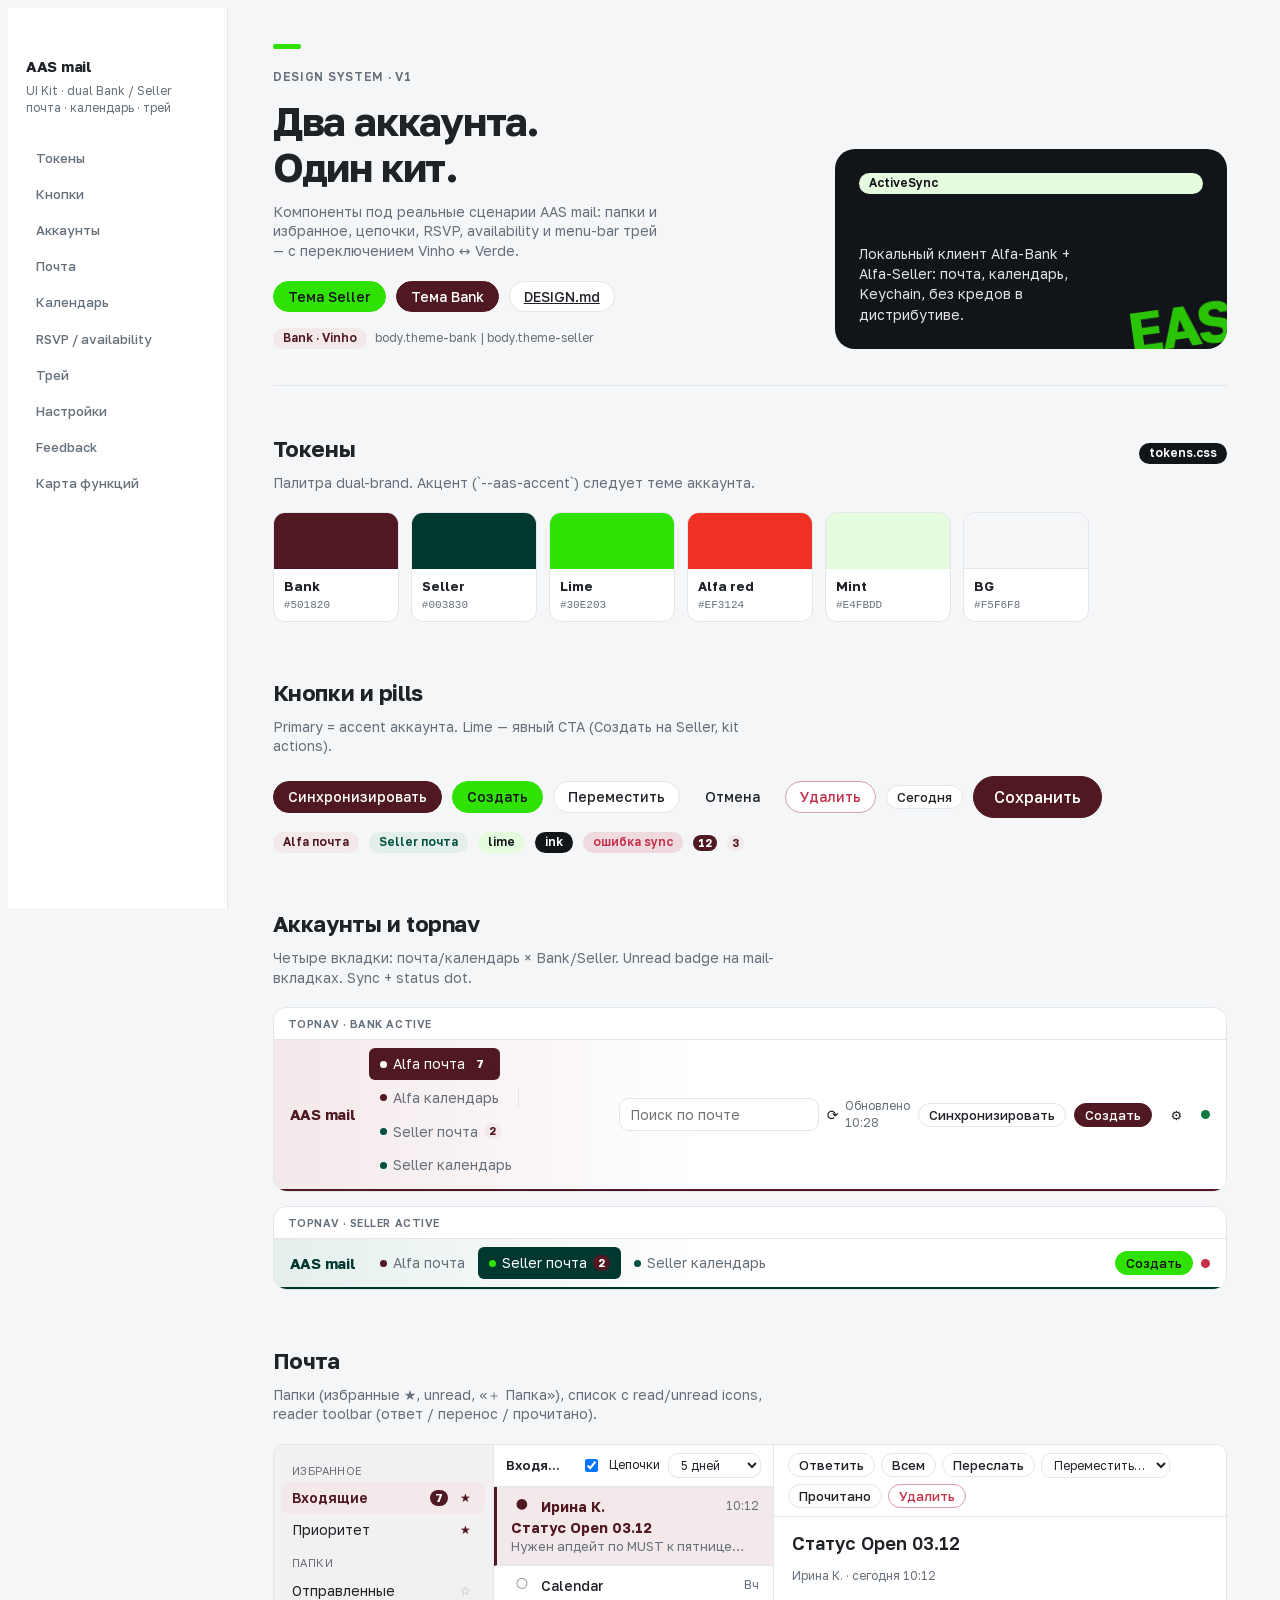
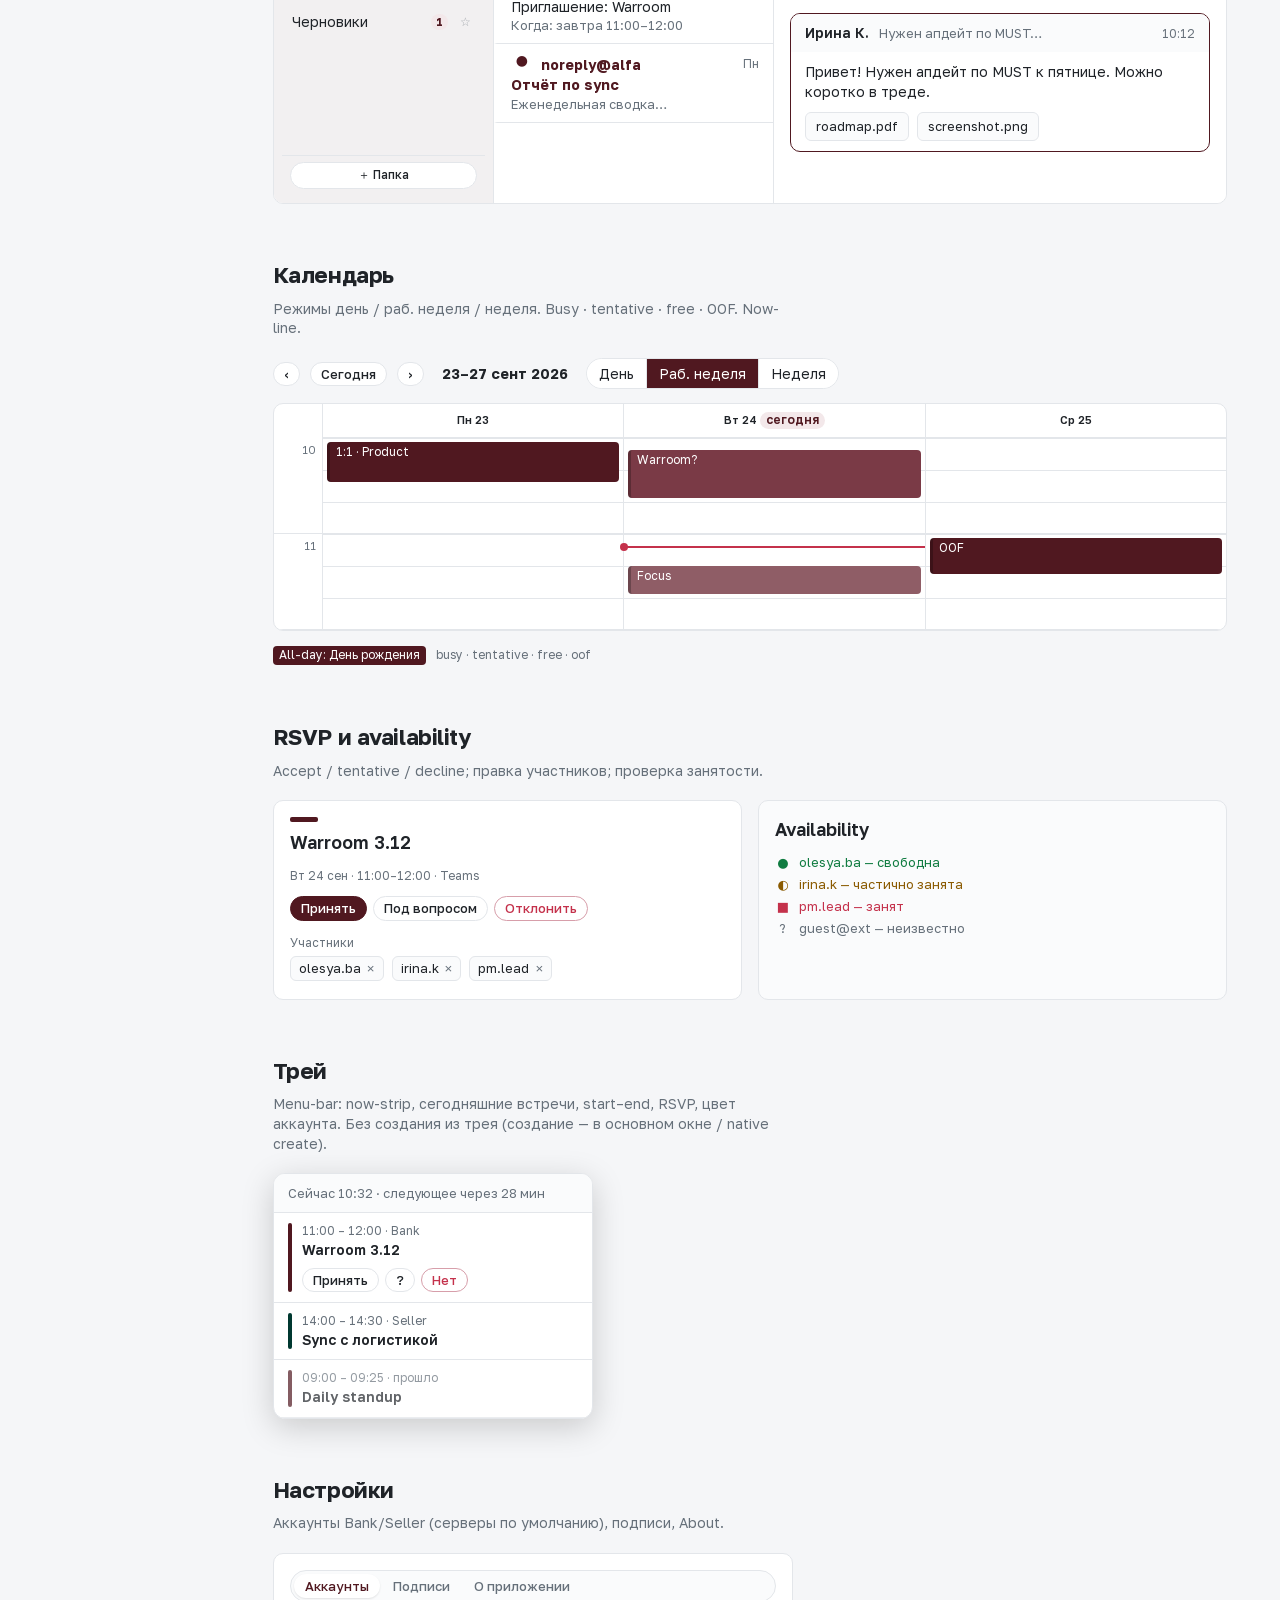
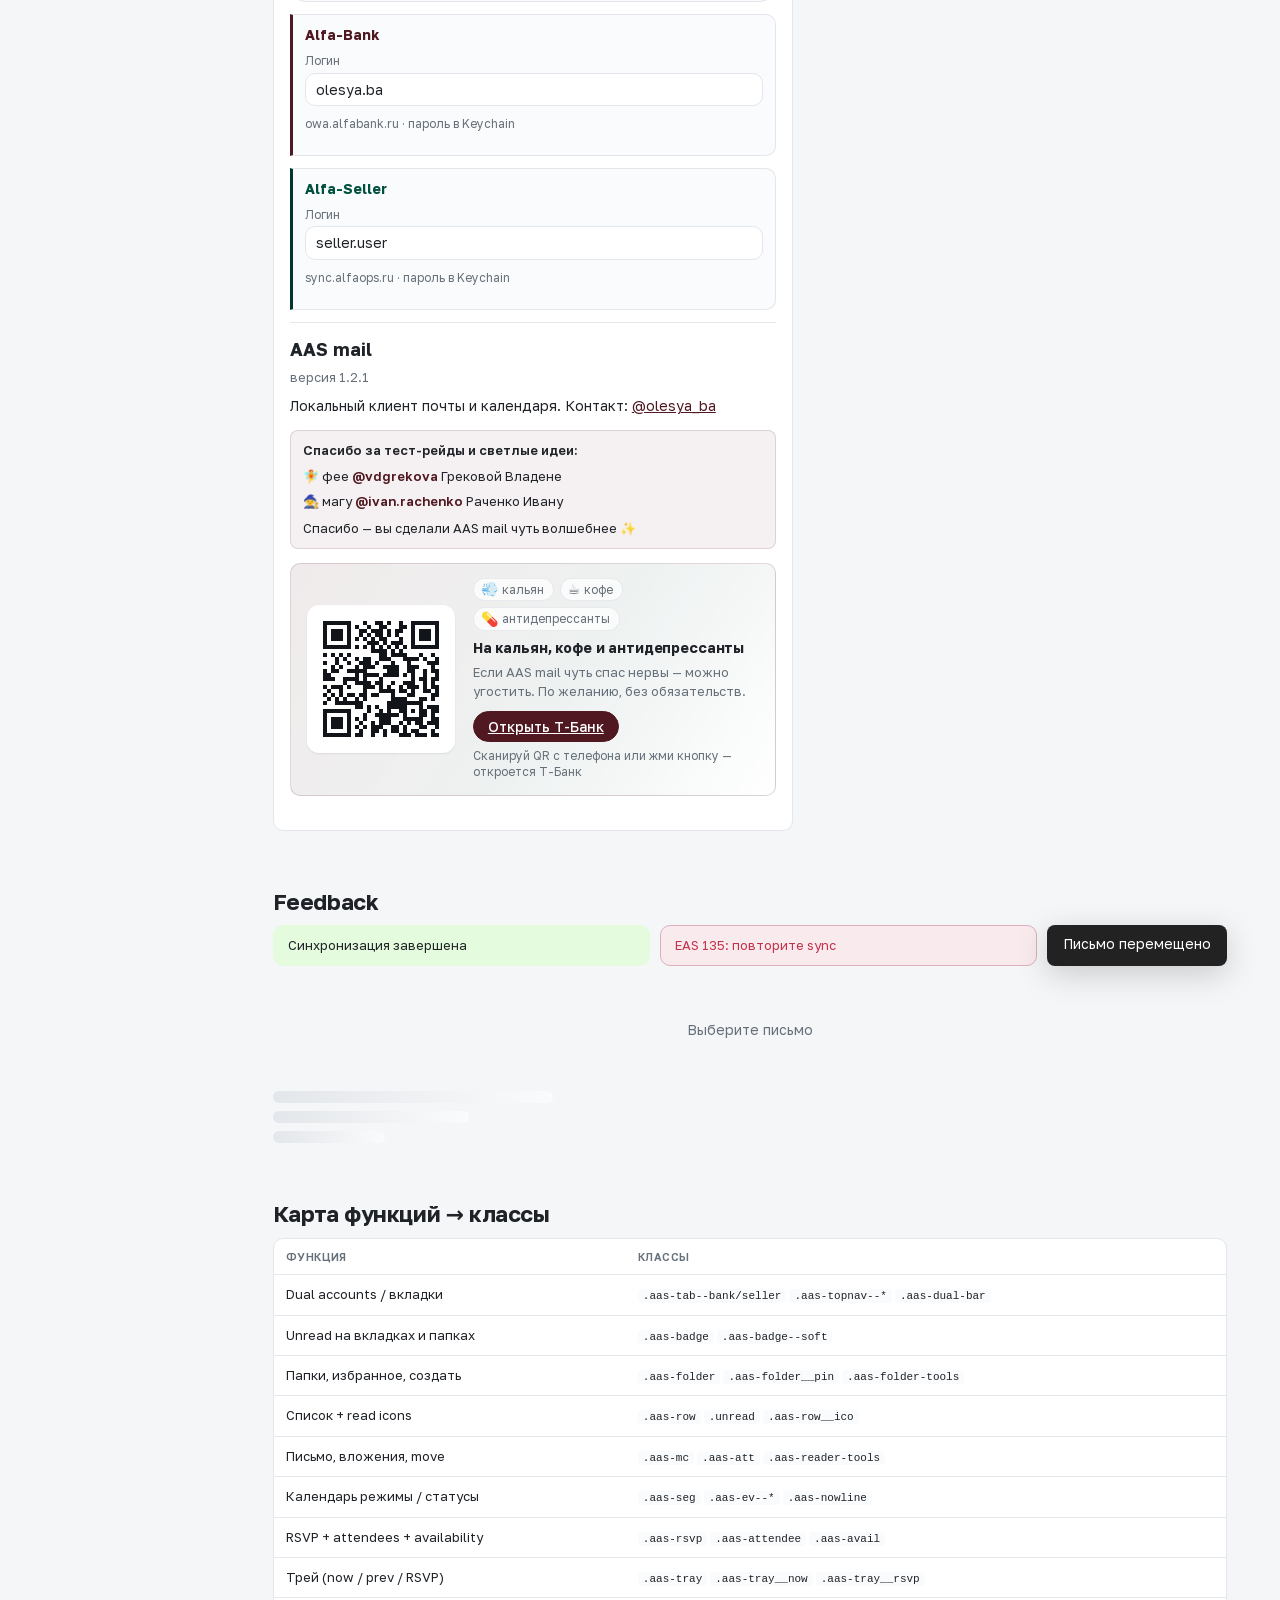
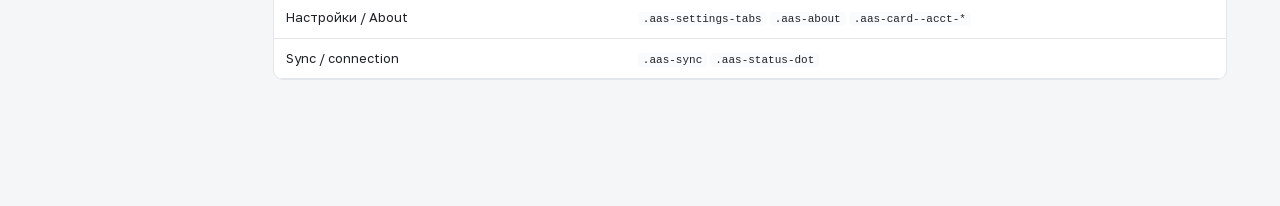
<file: web/ui-kit/index.html>
<!DOCTYPE html>
<html lang="ru">
<head>
  <meta charset="utf-8" />
  <meta name="viewport" content="width=device-width, initial-scale=1" />
  <title>AAS mail · UI Kit</title>
  <link rel="stylesheet" href="fonts.css" /><!-- Golos Text, bundled: no request leaves the Mac -->
  <link rel="stylesheet" href="tokens.css" />
  <link rel="stylesheet" href="components.css" />
  <style>
    .kit { min-height: 100vh; }
    .kit-shell {
      display: grid;
      grid-template-columns: 220px 1fr;
      min-height: 100vh;
    }
    .kit-side {
      position: sticky;
      top: 0;
      height: 100vh;
      padding: 28px 18px;
      border-right: 1px solid var(--aas-line);
      background: var(--aas-panel);
      overflow-y: auto;
    }
    .kit-side__meta {
      font-size: 12px;
      color: var(--aas-muted);
      margin: 6px 0 24px;
      line-height: 1.4;
    }
    .kit-nav { display: flex; flex-direction: column; gap: 2px; }
    .kit-nav a {
      display: block;
      padding: 8px 10px;
      border-radius: 8px;
      text-decoration: none;
      font-size: 13px;
      font-weight: 500;
      color: var(--aas-muted);
    }
    .kit-nav a:hover { background: var(--aas-panel-2); color: var(--aas-text); }
    .kit-main {
      padding: 36px clamp(18px, 3.5vw, 48px) 72px;
      max-width: 1120px;
    }
    .kit-hero {
      margin-bottom: 48px;
      padding-bottom: 36px;
      border-bottom: 1px solid var(--aas-line);
    }
    .kit-hero__grid {
      display: grid;
      grid-template-columns: 1.15fr 0.85fr;
      gap: 32px;
      align-items: end;
    }
    .kit-hero__lead {
      max-width: 44ch;
      color: var(--aas-muted);
      margin: 12px 0 20px;
    }
    .kit-hero__actions { display: flex; flex-wrap: wrap; gap: 10px; }
    .kit-hero__panel {
      background: var(--aas-ink);
      color: #fff;
      border-radius: 20px;
      padding: 24px;
      min-height: 200px;
      display: flex;
      flex-direction: column;
      justify-content: space-between;
      position: relative;
      overflow: hidden;
    }
    .kit-hero__panel::after {
      content: "EAS";
      position: absolute;
      right: -4px;
      bottom: -16px;
      font-size: 56px;
      font-weight: 700;
      letter-spacing: -0.05em;
      color: var(--aas-lime);
      opacity: 0.85;
      transform: rotate(-8deg);
      pointer-events: none;
    }
    .kit-hero__panel p {
      margin: 0;
      max-width: 24ch;
      position: relative;
      z-index: 1;
      color: rgb(255 255 255 / 88%);
      font-size: 14px;
      line-height: 1.45;
    }
    .kit-theme {
      display: flex;
      gap: 8px;
      align-items: center;
      margin-top: 16px;
      flex-wrap: wrap;
    }
    .kit-section {
      margin-bottom: 56px;
      scroll-margin-top: 20px;
    }
    .kit-section__head {
      display: flex;
      align-items: baseline;
      gap: 12px;
      margin-bottom: 8px;
      flex-wrap: wrap;
    }
    .kit-section__head .aas-h2 { flex: 1; }
    .kit-lead {
      color: var(--aas-muted);
      margin: 0 0 20px;
      max-width: 58ch;
      font-size: 14px;
    }
    .kit-swatches {
      display: grid;
      grid-template-columns: repeat(auto-fill, minmax(120px, 1fr));
      gap: 12px;
    }
    .kit-swatch {
      border: 1px solid var(--aas-line);
      border-radius: 12px;
      overflow: hidden;
      background: var(--aas-panel);
    }
    .kit-swatch__chip { height: 56px; }
    .kit-swatch__meta { padding: 8px 10px; font-size: 12px; }
    .kit-swatch__meta strong { display: block; font-size: 13px; }
    .kit-swatch__meta span { color: var(--aas-muted); font-family: var(--aas-font-mono); font-size: 11px; }
    .kit-row {
      display: flex;
      flex-wrap: wrap;
      gap: 10px;
      align-items: center;
      margin-bottom: 14px;
    }
    .kit-demo {
      border: 1px solid var(--aas-line);
      border-radius: 14px;
      overflow: hidden;
      background: var(--aas-bg);
    }
    .kit-demo__label {
      padding: 8px 14px;
      font-size: 11px;
      font-weight: 600;
      letter-spacing: 0.05em;
      text-transform: uppercase;
      color: var(--aas-muted);
      background: var(--aas-panel);
      border-bottom: 1px solid var(--aas-line);
    }
    .kit-demo__body { padding: 0; }
    .kit-grid-2 {
      display: grid;
      grid-template-columns: 1fr 1fr;
      gap: 16px;
    }
    .kit-cal-fake {
      display: grid;
      grid-template-columns: 48px 1fr 1fr 1fr;
      gap: 0;
      min-height: 160px;
      background: var(--aas-panel);
      border: 1px solid var(--aas-line);
      border-radius: 10px;
      overflow: hidden;
      font-size: 11px;
    }
    .kit-cal-fake .h {
      padding: 8px;
      text-align: center;
      border-bottom: 1px solid var(--aas-line);
      border-left: 1px solid var(--aas-line);
      font-weight: 600;
    }
    .kit-cal-fake .gutter {
      color: var(--aas-muted);
      text-align: right;
      padding: 4px 6px;
      border-bottom: 1px solid var(--aas-line);
    }
    .kit-cal-fake .cell {
      position: relative;
      border-left: 1px solid var(--aas-line);
      border-bottom: 1px solid var(--aas-line);
      background-image: linear-gradient(var(--aas-line) 1px, transparent 1px);
      background-size: 100% 32px;
      min-height: 96px;
      padding: 4px;
    }
    .kit-map {
      width: 100%;
      border-collapse: collapse;
      font-size: 13px;
    }
    .kit-map th,
    .kit-map td {
      text-align: left;
      padding: 10px 12px;
      border-bottom: 1px solid var(--aas-line);
      vertical-align: top;
    }
    .kit-map th { color: var(--aas-muted); font-weight: 600; font-size: 11px; text-transform: uppercase; letter-spacing: 0.04em; }
    .kit-map code {
      font-family: var(--aas-font-mono);
      font-size: 11px;
      background: var(--aas-panel-2);
      padding: 1px 5px;
      border-radius: 4px;
    }
    @media (max-width: 860px) {
      .kit-shell { grid-template-columns: 1fr; }
      .kit-side { position: static; height: auto; border-right: 0; border-bottom: 1px solid var(--aas-line); }
      .kit-hero__grid,
      .kit-grid-2 { grid-template-columns: 1fr; }
    }
  </style>
</head>
<body class="aas-root theme-bank kit" id="root">
  <div class="kit-shell">
    <aside class="kit-side">
      <div class="aas-dual-bar aas-dual-bar--lime" style="margin-bottom:14px;height:6px"></div>
      <strong style="font-size:15px;letter-spacing:-0.02em">AAS mail</strong>
      <p class="kit-side__meta">UI Kit · dual Bank / Seller<br />почта · календарь · трей</p>
      <nav class="kit-nav">
        <a href="#tokens">Токены</a>
        <a href="#buttons">Кнопки</a>
        <a href="#accounts">Аккаунты</a>
        <a href="#mail">Почта</a>
        <a href="#calendar">Календарь</a>
        <a href="#rsvp">RSVP / availability</a>
        <a href="#tray">Трей</a>
        <a href="#settings">Настройки</a>
        <a href="#feedback">Feedback</a>
        <a href="#map">Карта функций</a>
      </nav>
    </aside>

    <main class="kit-main">
      <header class="kit-hero">
        <div class="aas-marker aas-marker--lime"></div>
        <div class="kit-hero__grid">
          <div>
            <p class="aas-eyebrow">Design system · v1</p>
            <h1 class="aas-display">Два аккаунта.<br />Один кит.</h1>
            <p class="kit-hero__lead">
              Компоненты под реальные сценарии AAS mail: папки и избранное,
              цепочки, RSVP, availability и menu-bar трей — с переключением
              Vinho ↔ Verde.
            </p>
            <div class="kit-hero__actions">
              <button type="button" class="aas-btn aas-btn--lime" id="btn-seller">Тема Seller</button>
              <button type="button" class="aas-btn aas-btn--primary" id="btn-bank">Тема Bank</button>
              <a class="aas-btn" href="DESIGN.md">DESIGN.md</a>
            </div>
            <div class="kit-theme">
              <span class="aas-pill aas-pill--bank" id="theme-label">Bank · Vinho</span>
              <span class="aas-caption">body.theme-bank | body.theme-seller</span>
            </div>
          </div>
          <div class="kit-hero__panel">
            <span class="aas-pill aas-pill--lime">ActiveSync</span>
            <p>Локальный клиент Alfa-Bank + Alfa-Seller: почта, календарь, Keychain, без кредов в дистрибутиве.</p>
          </div>
        </div>
      </header>

      <!-- Tokens -->
      <section class="kit-section" id="tokens">
        <div class="kit-section__head">
          <h2 class="aas-h2">Токены</h2>
          <span class="aas-pill aas-pill--ink">tokens.css</span>
        </div>
        <p class="kit-lead">Палитра dual-brand. Акцент (`--aas-accent`) следует теме аккаунта.</p>
        <div class="kit-swatches">
          <div class="kit-swatch"><div class="kit-swatch__chip" style="background:#501820"></div><div class="kit-swatch__meta"><strong>Bank</strong><span>#501820</span></div></div>
          <div class="kit-swatch"><div class="kit-swatch__chip" style="background:#003830"></div><div class="kit-swatch__meta"><strong>Seller</strong><span>#003830</span></div></div>
          <div class="kit-swatch"><div class="kit-swatch__chip" style="background:#30E203"></div><div class="kit-swatch__meta"><strong>Lime</strong><span>#30E203</span></div></div>
          <div class="kit-swatch"><div class="kit-swatch__chip" style="background:#EF3124"></div><div class="kit-swatch__meta"><strong>Alfa red</strong><span>#EF3124</span></div></div>
          <div class="kit-swatch"><div class="kit-swatch__chip" style="background:#E4FBDD"></div><div class="kit-swatch__meta"><strong>Mint</strong><span>#E4FBDD</span></div></div>
          <div class="kit-swatch"><div class="kit-swatch__chip" style="background:#F5F6F8;border-bottom:1px solid var(--aas-line)"></div><div class="kit-swatch__meta"><strong>BG</strong><span>#F5F6F8</span></div></div>
        </div>
      </section>

      <!-- Buttons -->
      <section class="kit-section" id="buttons">
        <div class="kit-section__head">
          <h2 class="aas-h2">Кнопки и pills</h2>
        </div>
        <p class="kit-lead">Primary = accent аккаунта. Lime — явный CTA (Создать на Seller, kit actions).</p>
        <div class="kit-row">
          <button type="button" class="aas-btn aas-btn--primary">Синхронизировать</button>
          <button type="button" class="aas-btn aas-btn--lime">Создать</button>
          <button type="button" class="aas-btn">Переместить</button>
          <button type="button" class="aas-btn aas-btn--ghost">Отмена</button>
          <button type="button" class="aas-btn aas-btn--danger">Удалить</button>
          <button type="button" class="aas-btn aas-btn--sm">Сегодня</button>
          <button type="button" class="aas-btn aas-btn--lg aas-btn--primary">Сохранить</button>
        </div>
        <div class="kit-row">
          <span class="aas-pill aas-pill--bank">Alfa почта</span>
          <span class="aas-pill aas-pill--seller">Seller почта</span>
          <span class="aas-pill aas-pill--lime">lime</span>
          <span class="aas-pill aas-pill--ink">ink</span>
          <span class="aas-pill aas-pill--danger">ошибка sync</span>
          <span class="aas-badge">12</span>
          <span class="aas-badge aas-badge--soft">3</span>
        </div>
      </section>

      <!-- Accounts / topnav -->
      <section class="kit-section" id="accounts">
        <div class="kit-section__head">
          <h2 class="aas-h2">Аккаунты и topnav</h2>
        </div>
        <p class="kit-lead">Четыре вкладки: почта/календарь × Bank/Seller. Unread badge на mail-вкладках. Sync + status dot.</p>
        <div class="kit-demo">
          <div class="kit-demo__label">Topnav · Bank active</div>
          <header class="aas-topnav aas-topnav--bank">
            <h1 class="aas-brand">AAS mail</h1>
            <div class="aas-tabs">
              <button type="button" class="aas-tab aas-tab--bank on"><span class="aas-tab__dot"></span>Alfa почта<span class="aas-badge">7</span></button>
              <button type="button" class="aas-tab aas-tab--bank"><span class="aas-tab__dot"></span>Alfa календарь</button>
              <span class="aas-sep"></span>
              <button type="button" class="aas-tab aas-tab--seller"><span class="aas-tab__dot"></span>Seller почта<span class="aas-badge aas-badge--soft">2</span></button>
              <button type="button" class="aas-tab aas-tab--seller"><span class="aas-tab__dot"></span>Seller календарь</button>
            </div>
            <span class="aas-spacer"></span>
            <input class="aas-input" type="search" placeholder="Поиск по почте" style="max-width:200px" />
            <span class="aas-sync"><span class="aas-sync__ic">⟳</span><span class="aas-sync__txt">Обновлено 10:28</span></span>
            <button type="button" class="aas-btn aas-btn--sm">Синхронизировать</button>
            <button type="button" class="aas-btn aas-btn--primary aas-btn--sm">Создать</button>
            <button type="button" class="aas-btn aas-btn--ghost aas-btn--sm" title="Настройки">⚙</button>
            <span class="aas-status-dot aas-status-dot--ok" title="OK"></span>
          </header>
        </div>
        <div class="kit-demo" style="margin-top:14px">
          <div class="kit-demo__label">Topnav · Seller active</div>
          <header class="aas-topnav aas-topnav--seller">
            <h1 class="aas-brand" style="color:var(--aas-seller)">AAS mail</h1>
            <div class="aas-tabs">
              <button type="button" class="aas-tab aas-tab--bank"><span class="aas-tab__dot"></span>Alfa почта</button>
              <button type="button" class="aas-tab aas-tab--seller on"><span class="aas-tab__dot"></span>Seller почта<span class="aas-badge">2</span></button>
              <button type="button" class="aas-tab aas-tab--seller"><span class="aas-tab__dot"></span>Seller календарь</button>
            </div>
            <span class="aas-spacer"></span>
            <button type="button" class="aas-btn aas-btn--lime aas-btn--sm">Создать</button>
            <span class="aas-status-dot aas-status-dot--err" title="Err"></span>
          </header>
        </div>
      </section>

      <!-- Mail shell -->
      <section class="kit-section" id="mail">
        <div class="kit-section__head">
          <h2 class="aas-h2">Почта</h2>
        </div>
        <p class="kit-lead">Папки (избранные ★, unread, «＋ Папка»), список с read/unread icons, reader toolbar (ответ / перенос / прочитано).</p>
        <div class="aas-shell">
          <div class="aas-shell__body">
            <nav class="aas-folders" style="display:flex;flex-direction:column">
              <div class="aas-folder-sec">Избранное</div>
              <div class="aas-folder on">
                <span class="aas-folder__name">Входящие</span>
                <span class="aas-badge">7</span>
                <button type="button" class="aas-folder__pin on" title="Избранное">★</button>
              </div>
              <div class="aas-folder">
                <span class="aas-folder__name">Приоритет</span>
                <button type="button" class="aas-folder__pin on">★</button>
              </div>
              <div class="aas-folder-sec">Папки</div>
              <div class="aas-folder">
                <span class="aas-folder__name">Отправленные</span>
                <button type="button" class="aas-folder__pin">☆</button>
              </div>
              <div class="aas-folder">
                <span class="aas-folder__name">Черновики</span>
                <span class="aas-badge aas-badge--soft">1</span>
                <button type="button" class="aas-folder__pin">☆</button>
              </div>
              <div class="aas-spacer"></div>
              <div class="aas-folder-tools">
                <button type="button" class="aas-btn">＋ Папка</button>
              </div>
            </nav>
            <div class="aas-shell__list">
              <div class="aas-listbar">
                <span class="aas-listbar__title">Входящие</span>
                <span class="aas-spacer"></span>
                <label class="aas-chk" style="font-size:12px"><input type="checkbox" checked /> Цепочки</label>
                <select class="aas-select" style="width:auto;padding:3px 8px;font-size:12px">
                  <option>5 дней</option>
                  <option>2 недели</option>
                </select>
              </div>
              <div class="aas-row unread on">
                <div class="aas-row__top">
                  <span class="aas-row__ico" title="Непрочитано">●</span>
                  <span class="aas-row__from">Ирина К.</span>
                  <span class="aas-row__date">10:12</span>
                </div>
                <div class="aas-row__subj">Статус Open 03.12</div>
                <div class="aas-row__prev">Нужен апдейт по MUST к пятнице…</div>
              </div>
              <div class="aas-row">
                <div class="aas-row__top">
                  <span class="aas-row__ico" title="Прочитано">○</span>
                  <span class="aas-row__from">Calendar</span>
                  <span class="aas-row__date">Вч</span>
                </div>
                <div class="aas-row__subj">Приглашение: Warroom</div>
                <div class="aas-row__prev">Когда: завтра 11:00–12:00</div>
              </div>
              <div class="aas-row unread">
                <div class="aas-row__top">
                  <span class="aas-row__ico">●</span>
                  <span class="aas-row__from">noreply@alfa</span>
                  <span class="aas-row__date">Пн</span>
                </div>
                <div class="aas-row__subj">Отчёт по sync</div>
                <div class="aas-row__prev">Еженедельная сводка…</div>
              </div>
            </div>
            <div class="aas-shell__reader">
              <div class="aas-reader-tools">
                <button type="button" class="aas-btn aas-btn--sm">Ответить</button>
                <button type="button" class="aas-btn aas-btn--sm">Всем</button>
                <button type="button" class="aas-btn aas-btn--sm">Переслать</button>
                <select class="aas-select" style="width:auto;padding:3px 8px;font-size:12px">
                  <option>Переместить…</option>
                  <option>Архив</option>
                </select>
                <button type="button" class="aas-btn aas-btn--sm">Прочитано</button>
                <button type="button" class="aas-btn aas-btn--danger aas-btn--sm">Удалить</button>
              </div>
              <div style="padding:14px 18px 6px">
                <h3 class="aas-h3">Статус Open 03.12</h3>
                <p class="aas-caption">Ирина К. · сегодня 10:12</p>
              </div>
              <div class="aas-mc unread" style="margin:10px 16px">
                <div class="aas-mc__head">
                  <span class="aas-mc__who">Ирина К.</span>
                  <span class="aas-mc__snip">Нужен апдейт по MUST…</span>
                  <span class="aas-mc__when">10:12</span>
                </div>
                <div style="padding:10px 14px;font-size:14px;line-height:1.45">
                  Привет! Нужен апдейт по MUST к пятнице. Можно коротко в треде.
                  <div style="margin-top:10px;display:flex;gap:8px;flex-wrap:wrap">
                    <a class="aas-att" href="#">roadmap.pdf</a>
                    <a class="aas-att" href="#">screenshot.png</a>
                  </div>
                </div>
              </div>
            </div>
          </div>
        </div>
      </section>

      <!-- Calendar -->
      <section class="kit-section" id="calendar">
        <div class="kit-section__head">
          <h2 class="aas-h2">Календарь</h2>
        </div>
        <p class="kit-lead">Режимы день / раб. неделя / неделя. Busy · tentative · free · OOF. Now-line.</p>
        <div class="kit-row">
          <button type="button" class="aas-btn aas-btn--sm">‹</button>
          <button type="button" class="aas-btn aas-btn--sm">Сегодня</button>
          <button type="button" class="aas-btn aas-btn--sm">›</button>
          <strong style="margin:0 8px">23–27 сент 2026</strong>
          <div class="aas-seg">
            <button type="button">День</button>
            <button type="button" class="on">Раб. неделя</button>
            <button type="button">Неделя</button>
          </div>
        </div>
        <div class="kit-cal-fake">
          <div></div>
          <div class="h">Пн 23</div>
          <div class="h">Вт 24 <span class="aas-pill aas-pill--bank" style="padding:0 6px">сегодня</span></div>
          <div class="h">Ср 25</div>
          <div class="gutter">10</div>
          <div class="cell"><div class="aas-ev" style="height:40px">1:1 · Product</div></div>
          <div class="cell"><div class="aas-ev aas-ev--tentative" style="height:48px;margin-top:8px">Warroom?</div></div>
          <div class="cell"></div>
          <div class="gutter">11</div>
          <div class="cell"></div>
          <div class="cell" style="position:relative">
            <div class="aas-nowline" style="top:12px;position:absolute;left:0;right:0"></div>
            <div class="aas-ev aas-ev--free" style="height:28px;margin-top:28px">Focus</div>
          </div>
          <div class="cell"><div class="aas-ev aas-ev--oof" style="height:36px">OOF</div></div>
        </div>
        <div class="kit-row" style="margin-top:14px">
          <span class="aas-chip">All-day: День рождения</span>
          <span class="aas-caption">busy · tentative · free · oof</span>
        </div>
      </section>

      <!-- RSVP -->
      <section class="kit-section" id="rsvp">
        <div class="kit-section__head">
          <h2 class="aas-h2">RSVP и availability</h2>
        </div>
        <p class="kit-lead">Accept / tentative / decline; правка участников; проверка занятости.</p>
        <div class="kit-grid-2">
          <div class="aas-card">
            <span class="aas-marker"></span>
            <h3 class="aas-h3" style="margin-bottom:8px">Warroom 3.12</h3>
            <p class="aas-caption" style="margin-bottom:12px">Вт 24 сен · 11:00–12:00 · Teams</p>
            <div class="aas-rsvp">
              <button type="button" class="aas-btn aas-btn--sm on">Принять</button>
              <button type="button" class="aas-btn aas-btn--sm">Под вопросом</button>
              <button type="button" class="aas-btn aas-btn--danger aas-btn--sm">Отклонить</button>
            </div>
            <div style="margin-top:14px">
              <span class="aas-label">Участники</span>
              <span class="aas-attendee">olesya.ba<button type="button" aria-label="Убрать">×</button></span>
              <span class="aas-attendee">irina.k<button type="button">×</button></span>
              <span class="aas-attendee">pm.lead<button type="button">×</button></span>
            </div>
          </div>
          <div class="aas-card aas-card--surface">
            <h3 class="aas-h3" style="margin-bottom:10px">Availability</h3>
            <div class="aas-avail">
              <div class="aas-avail__row aas-avail--ok"><span class="aas-avail__ico">●</span> olesya.ba — свободна</div>
              <div class="aas-avail__row aas-avail--warn"><span class="aas-avail__ico">◐</span> irina.k — частично занята</div>
              <div class="aas-avail__row aas-avail--bad"><span class="aas-avail__ico">■</span> pm.lead — занят</div>
              <div class="aas-avail__row aas-avail--unk"><span class="aas-avail__ico">?</span> guest@ext — неизвестно</div>
            </div>
          </div>
        </div>
      </section>

      <!-- Tray -->
      <section class="kit-section" id="tray">
        <div class="kit-section__head">
          <h2 class="aas-h2">Трей</h2>
        </div>
        <p class="kit-lead">Menu-bar: now-strip, сегодняшние встречи, start–end, RSVP, цвет аккаунта. Без создания из трея (создание — в основном окне / native create).</p>
        <div class="aas-tray">
          <div class="aas-tray__now">Сейчас 10:32 · следующее через 28 мин</div>
          <div class="aas-tray__item">
            <div class="aas-tray__bar aas-tray__bar--bank"></div>
            <div>
              <div class="aas-tray__time">11:00 – 12:00 · Bank</div>
              <div class="aas-tray__title">Warroom 3.12</div>
              <div class="aas-tray__rsvp">
                <button type="button" class="aas-btn aas-btn--sm">Принять</button>
                <button type="button" class="aas-btn aas-btn--sm">?</button>
                <button type="button" class="aas-btn aas-btn--danger aas-btn--sm">Нет</button>
              </div>
            </div>
          </div>
          <div class="aas-tray__item">
            <div class="aas-tray__bar aas-tray__bar--seller"></div>
            <div>
              <div class="aas-tray__time">14:00 – 14:30 · Seller</div>
              <div class="aas-tray__title">Sync с логистикой</div>
            </div>
          </div>
          <div class="aas-tray__item" style="opacity:.7">
            <div class="aas-tray__bar aas-tray__bar--bank"></div>
            <div>
              <div class="aas-tray__time">09:00 – 09:25 · прошло</div>
              <div class="aas-tray__title">Daily standup</div>
            </div>
          </div>
        </div>
      </section>

      <!-- Settings -->
      <section class="kit-section" id="settings">
        <div class="kit-section__head">
          <h2 class="aas-h2">Настройки</h2>
        </div>
        <p class="kit-lead">Аккаунты Bank/Seller (серверы по умолчанию), подписи, About.</p>
        <div class="aas-card" style="max-width:520px">
          <div class="aas-settings-tabs">
            <button type="button" class="aas-btn aas-btn--sm on">Аккаунты</button>
            <button type="button" class="aas-btn aas-btn--sm">Подписи</button>
            <button type="button" class="aas-btn aas-btn--sm">О приложении</button>
          </div>
          <div class="aas-card aas-card--acct-bank" style="padding:10px 12px;margin-bottom:12px">
            <div class="aas-acct-title">Alfa-Bank</div>
            <div class="aas-field">
              <label class="aas-label">Логин</label>
              <input class="aas-input" value="olesya.ba" readonly />
            </div>
            <p class="aas-hint">owa.alfabank.ru · пароль в Keychain</p>
          </div>
          <div class="aas-card aas-card--acct-seller" style="padding:10px 12px;margin-bottom:12px">
            <div class="aas-acct-title">Alfa-Seller</div>
            <div class="aas-field">
              <label class="aas-label">Логин</label>
              <input class="aas-input" value="seller.user" readonly />
            </div>
            <p class="aas-hint">sync.alfaops.ru · пароль в Keychain</p>
          </div>
          <div class="aas-about" style="border-top:1px solid var(--aas-line);padding-top:14px;max-width:560px">
            <div class="aas-about__title">AAS mail</div>
            <div class="aas-about__ver">версия 1.2.1</div>
            <p style="margin:0;font-size:14px">Локальный клиент почты и календаря. Контакт: <a href="#" style="color:var(--aas-accent)">@olesya_ba</a></p>
            <div class="aas-about__thanks">
              <div class="aas-about__thanks-head">Спасибо за тест-рейды и светлые идеи:</div>
              <ul class="aas-about__thanks-list">
                <li>🧚 фее <span class="aas-about__handle">@vdgrekova</span> Грековой Владене</li>
                <li>🧙 магу <span class="aas-about__handle">@ivan.rachenko</span> Раченко Ивану</li>
              </ul>
              <div class="aas-about__thanks-out">Спасибо — вы сделали AAS mail чуть волшебнее ✨</div>
            </div>
            <div class="aas-about__donate">
              <div class="aas-about__donate-qr">
                <img src="donate-qr.svg" width="132" height="132" alt="QR-код доната в Т-Банк" />
              </div>
              <div class="aas-about__donate-body">
                <div class="aas-about__donate-kicker" aria-hidden="true">
                  <span class="aas-about__donate-chip"><span class="aas-about__donate-emoji">💨</span>кальян</span>
                  <span class="aas-about__donate-chip"><span class="aas-about__donate-emoji">☕</span>кофе</span>
                  <span class="aas-about__donate-chip"><span class="aas-about__donate-emoji">💊</span>антидепрессанты</span>
                </div>
                <div class="aas-about__donate-title">На кальян, кофе и антидепрессанты</div>
                <p class="aas-about__donate-blurb">Если AAS mail чуть спас нервы — можно угостить. По желанию, без обязательств.</p>
                <a class="aas-btn aas-btn--primary aas-about__donate-cta" href="https://t.tb.ru/pm_short/4G5KYLcCEXx" target="_blank" rel="noopener noreferrer">Открыть Т-Банк</a>
                <div class="aas-about__donate-hint">Сканируй QR с телефона или жми кнопку — откроется Т-Банк</div>
              </div>
            </div>
          </div>
        </div>
      </section>

      <!-- Feedback -->
      <section class="kit-section" id="feedback">
        <div class="kit-section__head">
          <h2 class="aas-h2">Feedback</h2>
        </div>
        <div class="kit-row" style="align-items:stretch">
          <div class="aas-alert aas-alert--ok" style="flex:1">Синхронизация завершена</div>
          <div class="aas-alert aas-alert--err" style="flex:1">EAS 135: повторите sync</div>
          <div class="aas-toast">Письмо перемещено</div>
        </div>
        <div class="aas-empty">Выберите письмо</div>
        <div style="display:flex;flex-direction:column;gap:8px;max-width:280px;margin-top:12px">
          <div class="aas-skeleton"></div>
          <div class="aas-skeleton" style="width:70%"></div>
          <div class="aas-skeleton" style="width:40%"></div>
        </div>
      </section>

      <!-- Map -->
      <section class="kit-section" id="map">
        <div class="kit-section__head">
          <h2 class="aas-h2">Карта функций → классы</h2>
        </div>
        <div class="aas-card" style="padding:0;overflow:auto">
          <table class="kit-map">
            <thead>
              <tr><th>Функция</th><th>Классы</th></tr>
            </thead>
            <tbody>
              <tr><td>Dual accounts / вкладки</td><td><code>.aas-tab--bank/seller</code> <code>.aas-topnav--*</code> <code>.aas-dual-bar</code></td></tr>
              <tr><td>Unread на вкладках и папках</td><td><code>.aas-badge</code> <code>.aas-badge--soft</code></td></tr>
              <tr><td>Папки, избранное, создать</td><td><code>.aas-folder</code> <code>.aas-folder__pin</code> <code>.aas-folder-tools</code></td></tr>
              <tr><td>Список + read icons</td><td><code>.aas-row</code> <code>.unread</code> <code>.aas-row__ico</code></td></tr>
              <tr><td>Письмо, вложения, move</td><td><code>.aas-mc</code> <code>.aas-att</code> <code>.aas-reader-tools</code></td></tr>
              <tr><td>Календарь режимы / статусы</td><td><code>.aas-seg</code> <code>.aas-ev--*</code> <code>.aas-nowline</code></td></tr>
              <tr><td>RSVP + attendees + availability</td><td><code>.aas-rsvp</code> <code>.aas-attendee</code> <code>.aas-avail</code></td></tr>
              <tr><td>Трей (now / prev / RSVP)</td><td><code>.aas-tray</code> <code>.aas-tray__now</code> <code>.aas-tray__rsvp</code></td></tr>
              <tr><td>Настройки / About</td><td><code>.aas-settings-tabs</code> <code>.aas-about</code> <code>.aas-card--acct-*</code></td></tr>
              <tr><td>Sync / connection</td><td><code>.aas-sync</code> <code>.aas-status-dot</code></td></tr>
            </tbody>
          </table>
        </div>
      </section>
    </main>
  </div>

  <script>
    const root = document.getElementById('root');
    const label = document.getElementById('theme-label');
    function setTheme(seller) {
      root.classList.toggle('theme-seller', seller);
      root.classList.toggle('theme-bank', !seller);
      root.classList.toggle('green', seller);
      label.textContent = seller ? 'Seller · Verde + lime' : 'Bank · Vinho';
      label.className = seller ? 'aas-pill aas-pill--seller' : 'aas-pill aas-pill--bank';
    }
    document.getElementById('btn-seller').onclick = () => setTheme(true);
    document.getElementById('btn-bank').onclick = () => setTheme(false);
  </script>
</body>
</html>
</file>
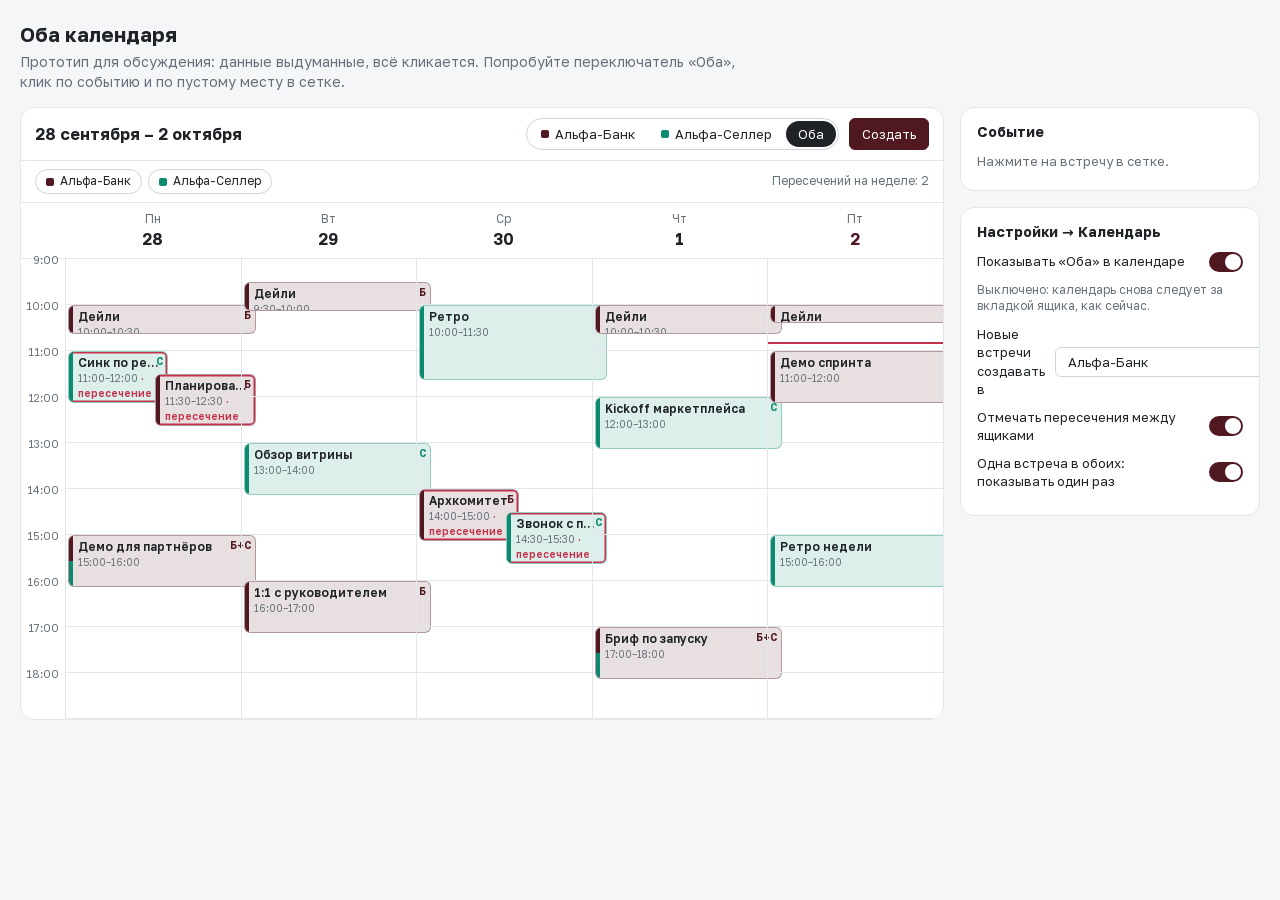
<file: web/prototypes/cal-both.html>
<!doctype html><html lang="ru"><head><meta charset="utf-8"><meta name="viewport" content="width=device-width,initial-scale=1">
<title>Оба календаря</title>
<link rel="stylesheet" href="../ui-kit/fonts.css">
<link rel="stylesheet" href="../ui-kit/tokens.css">
<style>
:root{--b:var(--aas-bank-fill);--s:#0b8a6f;--hr:46px}
body{margin:0;background:var(--aas-bg);color:var(--aas-text);font:14px/1.4 var(--aas-font)}
.page{max-width:1240px;margin:20px auto;padding:0 16px;display:grid;grid-template-columns:1fr 300px;gap:16px}
@media (max-width:980px){.page{grid-template-columns:1fr}}
.card{background:var(--aas-panel);border:1px solid var(--aas-line);border-radius:var(--aas-r-lg);overflow:hidden}
/* calendar header */
.hd{display:flex;align-items:center;gap:10px;flex-wrap:wrap;padding:10px 14px;border-bottom:1px solid var(--aas-line)}
.hd h2{margin:0;font-size:16px;flex:1;min-width:180px}
.seg{display:inline-flex;border:1px solid var(--aas-line-strong);border-radius:var(--aas-r-pill);padding:2px;gap:2px}
.seg button{font:inherit;font-size:13px;border:0;background:none;color:var(--aas-text);padding:4px 12px;border-radius:var(--aas-r-pill);cursor:pointer;display:flex;align-items:center;gap:6px}
.seg button.on{background:var(--aas-accent);color:var(--aas-on-accent)}
.seg button[data-a=s].on{background:var(--s)}
.seg button[data-a=both].on{background:var(--aas-text);color:var(--aas-panel)}
.dot{width:8px;height:8px;border-radius:2px;background:var(--c)}
.btn{font:inherit;font-size:13px;padding:6px 12px;border:1px solid var(--aas-line-strong);border-radius:var(--aas-r-sm);background:var(--aas-panel);color:var(--aas-text);cursor:pointer}
.btn.pri{background:var(--aas-accent);border-color:var(--aas-accent);color:var(--aas-on-accent)}
.legend{display:flex;gap:6px;flex-wrap:wrap;padding:8px 14px;border-bottom:1px solid var(--aas-line);font-size:12px;color:var(--aas-muted);align-items:center}
.chip{display:inline-flex;align-items:center;gap:6px;border:1px solid var(--aas-line-strong);border-radius:var(--aas-r-pill);padding:3px 10px;background:none;font:inherit;color:var(--aas-text);cursor:pointer}
.chip.off{opacity:.45;text-decoration:line-through}
.chip input{margin:0}
/* week grid */
.grid{display:grid;grid-template-columns:44px repeat(5,1fr);position:relative}
.dh{padding:8px 6px;font-size:12px;color:var(--aas-muted);border-bottom:1px solid var(--aas-line);text-align:center}
.dh b{display:block;font-size:16px;color:var(--aas-text)}
.dh.today b{color:var(--aas-accent-text)}
.times{position:relative}
.times div{height:var(--hr);font-size:11px;color:var(--aas-muted);text-align:right;padding-right:6px;transform:translateY(-7px)}
.col{position:relative;border-left:1px solid var(--aas-line);background:repeating-linear-gradient(to bottom,transparent 0 calc(var(--hr) - 1px),var(--aas-line) calc(var(--hr) - 1px) var(--hr));cursor:copy}
.ev{position:absolute;border-radius:6px;padding:3px 6px 3px 9px;font-size:12px;line-height:1.25;overflow:hidden;cursor:pointer;
  background:color-mix(in srgb,var(--c) 14%,var(--aas-panel));color:var(--aas-text);border:1px solid color-mix(in srgb,var(--c) 35%,transparent)}
.ev::before{content:"";position:absolute;left:0;top:0;bottom:0;width:4px;background:var(--c)}
.ev.dup::before{background:linear-gradient(var(--b) 0 50%,var(--s) 50% 100%)}
.ev b{display:block;font-weight:600;white-space:nowrap;overflow:hidden;text-overflow:ellipsis}
.ev small{color:var(--aas-muted)}
.ev .tag{position:absolute;right:4px;top:3px;font-size:10px;font-weight:700;color:var(--c)}
.ev.clash{box-shadow:inset 0 0 0 1.5px var(--aas-danger)}
.ev.clash small::after{content:" · пересечение";color:var(--aas-danger);font-weight:600}
.ev.sel{outline:2px solid var(--aas-text);outline-offset:1px}
.now{position:absolute;left:0;right:0;height:2px;background:var(--aas-danger);pointer-events:none}
/* side */
aside{display:grid;gap:16px;align-content:start}
.pad{padding:14px 16px}
aside h3{margin:0 0 10px;font-size:14px}
.row{display:flex;align-items:center;justify-content:space-between;gap:10px;margin:10px 0}
.row label{font-size:13px}
.hint{font-size:12px;color:var(--aas-muted);margin:4px 0 0}
select{font:inherit;font-size:13px;padding:5px 8px;border:1px solid var(--aas-line-strong);border-radius:var(--aas-r-sm);background:var(--aas-panel);color:var(--aas-text)}
.switch{appearance:none;width:34px;height:20px;border-radius:20px;background:var(--aas-line-strong);position:relative;cursor:pointer;flex:none;margin:0}
.switch::after{content:"";position:absolute;top:2px;left:2px;width:16px;height:16px;border-radius:50%;background:#fff;transition:transform var(--aas-dur) var(--aas-ease)}
.switch:checked{background:var(--aas-accent)}
.switch:checked::after{transform:translateX(14px)}
.det{font-size:13px}
.det .acc{display:inline-flex;align-items:center;gap:6px;font-size:12px;padding:2px 8px;border-radius:var(--aas-r-pill);background:color-mix(in srgb,var(--c) 14%,transparent);color:var(--aas-text)}
.det p{margin:6px 0;color:var(--aas-muted)}
.det .warn{color:var(--aas-danger)}
/* modal */
.ov{position:fixed;inset:0;background:rgb(0 0 0 / 35%);display:none;place-items:center;padding:16px}
.ov.on{display:grid}
.modal{width:min(480px,100%);background:var(--aas-panel);border-radius:var(--aas-r-lg);box-shadow:var(--aas-shadow);border-top:4px solid var(--c);padding:16px 18px}
.modal h3{margin:0 0 12px;font-size:16px}
.f{display:grid;gap:4px;margin:10px 0}
.f label{font-size:12px;color:var(--aas-muted)}
.f input{font:inherit;padding:7px 10px;border:1px solid var(--aas-line-strong);border-radius:var(--aas-r-control);background:var(--aas-panel);color:var(--aas-text)}
.from{font-size:12px;color:var(--aas-muted)}
.note{font-size:12px;padding:8px 10px;border-radius:var(--aas-r-sm);background:color-mix(in srgb,var(--aas-danger) 10%,transparent);color:var(--aas-text);margin:8px 0}
.note.info{background:var(--aas-panel-2)}
.acts{display:flex;justify-content:flex-end;gap:8px;margin-top:14px}
.intro{grid-column:1/-1}
.intro h1{margin:0 0 4px;font-size:20px}
.intro p{margin:0;color:var(--aas-muted);max-width:80ch}
</style></head><body>
<div class="page">
  <div class="intro"><h1>Оба календаря</h1><p>Прототип для обсуждения: данные выдуманные, всё кликается. Попробуйте переключатель «Оба», клик по событию и по пустому месту в сетке.</p></div>
  <div class="card">
    <div class="hd">
      <h2>28 сентября – 2 октября</h2>
      <div class="seg" id="seg" role="group" aria-label="Чей календарь">
        <button data-a="b"><span class="dot" style="--c:var(--b)"></span>Альфа-Банк</button>
        <button data-a="s"><span class="dot" style="--c:var(--s)"></span>Альфа-Селлер</button>
        <button data-a="both">Оба</button>
      </div>
      <button class="btn pri" id="create">Создать</button>
    </div>
    <div class="legend" id="legend"></div>
    <div class="grid" id="grid"></div>
  </div>
  <aside>
    <div class="card pad det" id="det"><h3>Событие</h3><p>Нажмите на встречу в сетке.</p></div>
    <div class="card pad">
      <h3>Настройки → Календарь</h3>
      <div class="row"><label for="optBoth">Показывать «Оба» в календаре</label><input type="checkbox" class="switch" id="optBoth" checked></div>
      <p class="hint">Выключено: календарь снова следует за вкладкой ящика, как сейчас.</p>
      <div class="row"><label for="optDef">Новые встречи создавать в</label>
        <select id="optDef"><option value="b">Альфа-Банк</option><option value="s">Альфа-Селлер</option><option value="last">где создавали в прошлый раз</option></select></div>
      <div class="row"><label for="optClash">Отмечать пересечения между ящиками</label><input type="checkbox" class="switch" id="optClash" checked></div>
      <div class="row"><label for="optDup">Одна встреча в обоих: показывать один раз</label><input type="checkbox" class="switch" id="optDup" checked></div>
    </div>
  </aside>
</div>
<div class="ov" id="ov"><div class="modal" id="modal"></div></div>
<script>
const ACC = {b: {name: 'Альфа-Банк', short: 'Б', mail: 'o.smirnova@alfabank.ru', c: 'var(--b)'},
             s: {name: 'Альфа-Селлер', short: 'С', mail: 'o.smirnova@seller.example.ru', c: 'var(--s)'}};
const DAYS = ['Пн 28', 'Вт 29', 'Ср 30', 'Чт 1', 'Пт 2'], H0 = 9, H1 = 19, TODAY = 4;
const E = [ // [day, start, end, acct, title, uid]
  [0, 10, 10.5, 'b', 'Дейли'], [0, 11, 12, 's', 'Синк по релизу'], [0, 11.5, 12.5, 'b', 'Планирование спринта'],
  [0, 15, 16, 'b', 'Демо для партнёров', 'u1'], [0, 15, 16, 's', 'Демо для партнёров', 'u1'],
  [1, 9.5, 10, 'b', 'Дейли'], [1, 13, 14, 's', 'Обзор витрины'], [1, 16, 17, 'b', '1:1 с руководителем'],
  [2, 10, 11.5, 's', 'Ретро'], [2, 14, 15, 'b', 'Архкомитет'], [2, 14.5, 15.5, 's', 'Звонок с партнёром'],
  [3, 10, 10.5, 'b', 'Дейли'], [3, 12, 13, 's', 'Kickoff маркетплейса'], [3, 17, 18, 'b', 'Бриф по запуску', 'u2'], [3, 17, 18, 's', 'Бриф по запуску', 'u2'],
  [4, 10, 10.25, 'b', 'Дейли'], [4, 11, 12, 'b', 'Демо спринта'], [4, 15, 16, 's', 'Ретро недели'],
].map(([d, s, e, a, t, uid], i) => ({i, d, s, e, a, t, uid}));
let mode = 'both', show = {b: true, s: true}, sel = null, lastCreated = 's';
const $ = s => document.querySelector(s);
const fmt = h => `${Math.floor(h)}:${String(Math.round(h % 1 * 60)).padStart(2, '0')}`;
const opt = id => $(id).checked;

function visible() {
  let list = E.filter(e => mode === 'both' ? show[e.a] : e.a === mode);
  if (mode === 'both' && opt('#optDup')) {  // the same meeting in both mailboxes → one card
    const seen = new Map();
    list = list.filter(e => { if (!e.uid) return true; const o = seen.get(e.uid); if (o) { o.dup = true; return false; } seen.set(e.uid, e); e.dup = false; return true; });
  } else list.forEach(e => e.dup = false);
  // overlap between the two mailboxes = you are double-booked
  list.forEach(e => e.clash = mode === 'both' && opt('#optClash') && !e.dup &&
    list.some(o => o !== e && o.d === e.d && o.a !== e.a && !o.dup && o.s < e.e && e.s < o.e));
  return list;
}
function lanes(list) {  // side by side when they overlap
  for (let d = 0; d < 5; d++) {
    const day = list.filter(e => e.d === d).sort((a, b) => a.s - b.s), end = [];
    day.forEach(e => { let l = end.findIndex(x => x <= e.s); if (l < 0) l = end.length; end[l] = e.e; e.lane = l; });
    day.forEach(e => e.of = Math.max(1, ...day.filter(o => o.s < e.e && e.s < o.e).map(o => o.lane + 1)));
  }
}
function render() {
  const both = opt('#optBoth');
  $('#seg [data-a=both]').hidden = !both;
  if (!both && mode === 'both') mode = 'b';
  document.querySelectorAll('#seg button').forEach(b => b.classList.toggle('on', b.dataset.a === mode));
  $('#legend').style.display = mode === 'both' ? '' : 'none';
  const list = visible(); lanes(list);
  const clashes = list.filter(e => e.clash).length / 2;
  $('#legend').innerHTML = ['b', 's'].map(a => `<button class="chip${show[a] ? '' : ' off'}" data-show="${a}" aria-pressed="${show[a]}"><span class="dot" style="--c:${ACC[a].c}"></span>${ACC[a].name}</button>`).join('')
    + (clashes ? `<span style="margin-left:auto">Пересечений на неделе: ${Math.round(clashes)}</span>` : '');
  let h = '<div class="dh"></div>' + DAYS.map((d, i) => `<div class="dh${i === TODAY ? ' today' : ''}">${d.split(' ')[0]}<b>${d.split(' ')[1]}</b></div>`).join('');
  h += `<div class="times">${Array.from({length: H1 - H0}, (_, k) => `<div>${H0 + k}:00</div>`).join('')}</div>`;
  for (let d = 0; d < 5; d++) {
    h += `<div class="col" data-day="${d}" style="height:calc(var(--hr) * ${H1 - H0})">`;
    list.filter(e => e.d === d).forEach(e => {
      const w = 100 / e.of;
      h += `<div class="ev${e.dup ? ' dup' : ''}${e.clash ? ' clash' : ''}${sel === e.i ? ' sel' : ''}" data-ev="${e.i}" style="--c:${ACC[e.a].c};top:calc(var(--hr) * ${e.s - H0});height:calc(var(--hr) * ${e.e - e.s} - 2px);left:calc(${e.lane * w}% + 2px);width:calc(${w}% - 4px)" title="${e.t}">`
        + (mode === 'both' ? `<span class="tag">${e.dup ? 'Б+С' : ACC[e.a].short}</span>` : '')
        + `<b>${e.t}</b><small>${fmt(e.s)}–${fmt(e.e)}</small></div>`;
    });
    if (d === TODAY) h += `<div class="now" style="top:calc(var(--hr) * 1.8)"></div>`;
    h += '</div>';
  }
  $('#grid').innerHTML = h;
}
function detail(e) {
  sel = e.i; render();
  const twin = e.uid && E.find(o => o.uid === e.uid && o !== e);
  const other = E.filter(o => o.d === e.d && o.a !== e.a && o.uid !== e.uid && o.s < e.e && e.s < o.e);
  $('#det').innerHTML = `<h3>${e.t}</h3>
    <span class="acc" style="--c:${ACC[e.a].c}"><span class="dot"></span>${e.dup ? 'в обоих календарях' : ACC[e.a].name}</span>
    <p>${DAYS[e.d]}, ${fmt(e.s)}–${fmt(e.e)}</p>
    <p>Ответ уйдёт от <b>${ACC[e.a].mail}</b>${twin ? `. Встреча есть и в ${ACC[twin.a].name}: ответить можно из любого, второй ящик подтянется сам, если организатор пригласил оба адреса.` : ''}</p>
    ${other.length ? `<p class="warn">Пересекается в ${ACC[other[0].a].name}: «${other[0].t}», ${fmt(other[0].s)}–${fmt(other[0].e)}</p>` : ''}
    <div class="acts" style="justify-content:flex-start"><button class="btn">Принять</button><button class="btn">Под вопросом</button><button class="btn">Отклонить</button></div>`;
}
function form(day = TODAY, start = 14) {
  let a = $('#optDef').value === 'last' ? lastCreated : $('#optDef').value;
  const paint = () => {
    const end = start + 1, clash = E.filter(o => o.d === day && o.s < end && start < o.e);
    $('#modal').style.setProperty('--c', ACC[a].c);
    $('#modal').innerHTML = `<h3>Новая встреча</h3>
      <div class="f"><label>Календарь</label>
        <div class="seg" id="fseg">${['b', 's'].map(k => `<button data-a="${k}" class="${k === a ? 'on' : ''}"><span class="dot" style="--c:${ACC[k].c}"></span>${ACC[k].name}</button>`).join('')}</div>
        <span class="from">Приглашения уйдут от ${ACC[a].mail}</span></div>
      <div class="f"><label for="ft">Тема</label><input id="ft" placeholder="О чём встреча"></div>
      <div class="f"><label>Когда</label><input value="${DAYS[day]} октября, ${fmt(start)}–${fmt(end)}" readonly></div>
      ${clash.length ? `<div class="note">В это время уже ${clash.map(o => `«${o.t}» (${ACC[o.a].name})`).join(', ')}.</div>` : ''}
      ${a === 's' ? '<div class="note info">В Альфа-Селлер к встрече нельзя приложить файлы: сервер их не принимает.</div>' : ''}
      <div class="acts"><button class="btn" id="fx">Отмена</button><button class="btn pri" id="fok" style="background:${ACC[a].c};border-color:${ACC[a].c}">Отправить</button></div>`;
    $('#fseg').onclick = ev => { const b = ev.target.closest('[data-a]'); if (b) { a = b.dataset.a; paint(); } };
    $('#fx').onclick = () => $('#ov').classList.remove('on');
    $('#fok').onclick = () => { lastCreated = a; E.push({i: E.length, d: day, s: start, e: end, a, t: $('#ft').value || 'Новая встреча'}); $('#ov').classList.remove('on'); render(); };
  };
  paint(); $('#ov').classList.add('on'); $('#ft').focus();
}
$('#seg').onclick = e => { const b = e.target.closest('[data-a]'); if (b) { mode = b.dataset.a; render(); } };
$('#legend').onclick = e => { const b = e.target.closest('[data-show]'); if (b) { show[b.dataset.show] = !show[b.dataset.show]; render(); } };
$('#grid').onclick = e => {
  const ev = e.target.closest('[data-ev]'); if (ev) return detail(E[+ev.dataset.ev]);
  const col = e.target.closest('[data-day]'); if (!col) return;
  const y = e.clientY - col.getBoundingClientRect().top, hr = col.offsetHeight / (H1 - H0);
  form(+col.dataset.day, H0 + Math.floor(y / hr * 2) / 2);
};
$('#create').onclick = () => form();
$('#ov').onclick = e => { if (e.target.id === 'ov') $('#ov').classList.remove('on'); };
document.querySelectorAll('aside input, aside select').forEach(x => x.onchange = render);
render();
</script>
</body></html>
</file>
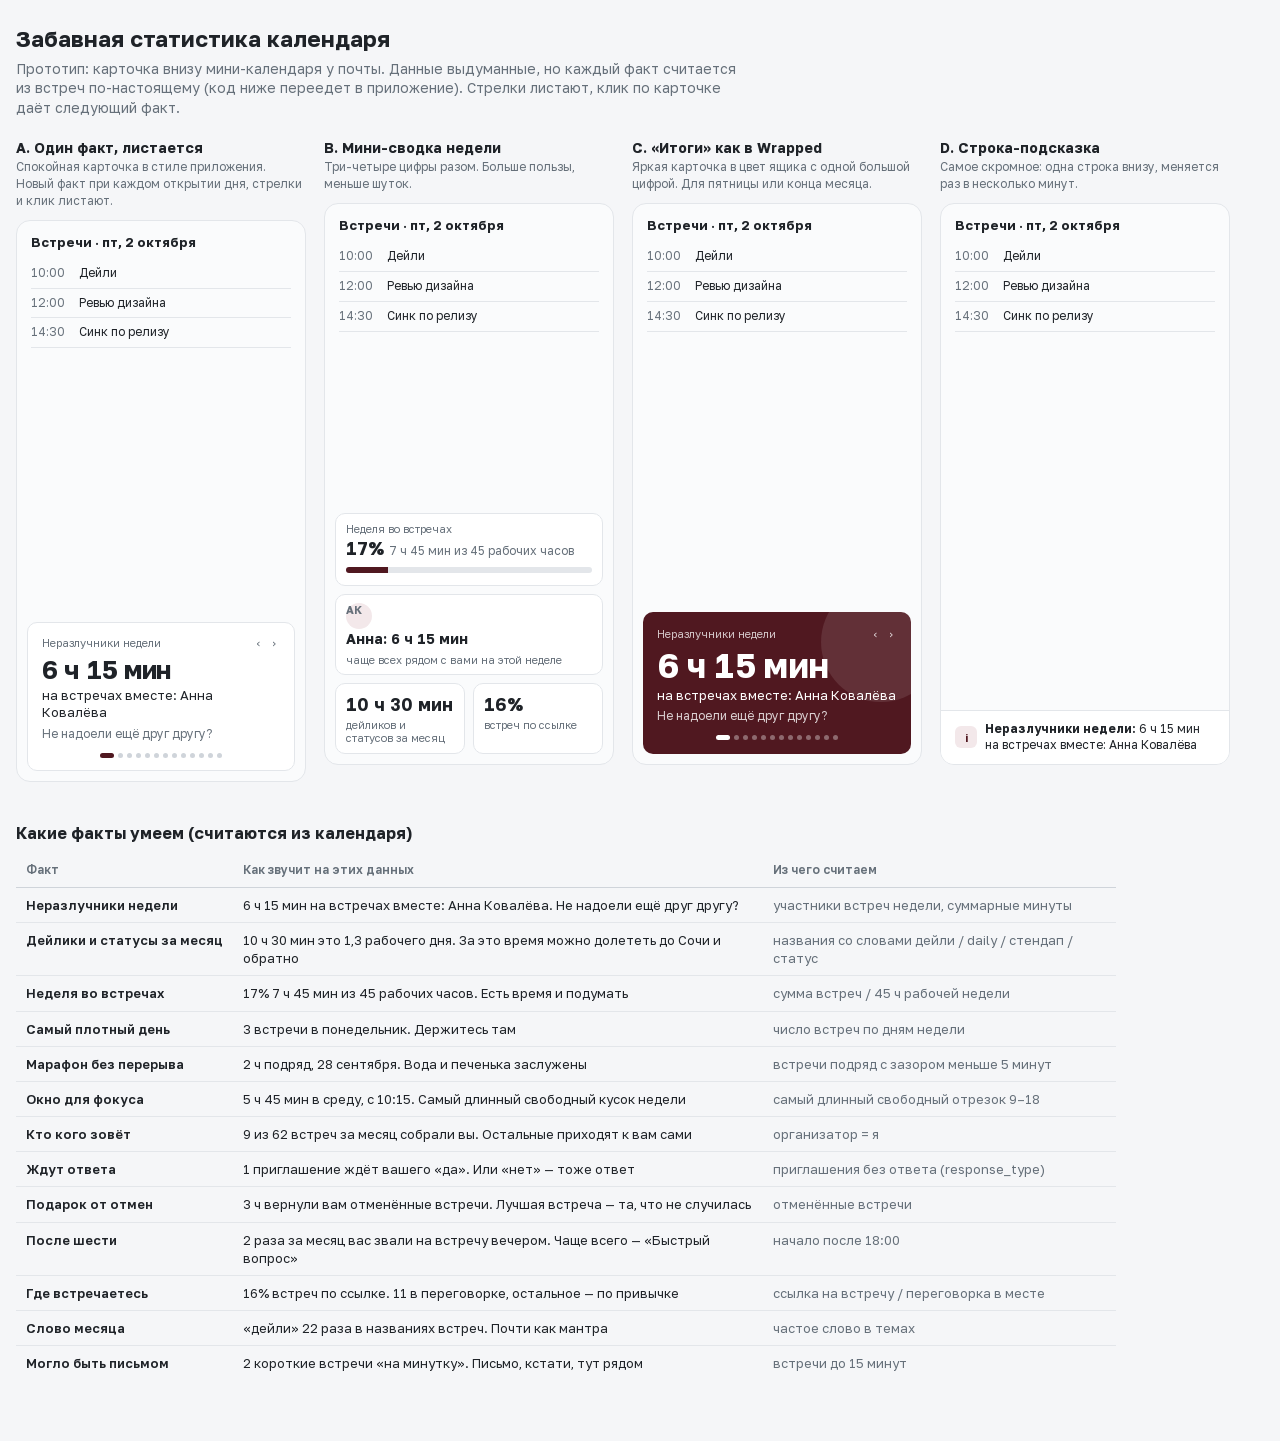
<file: web/prototypes/cal-stats.html>
<!doctype html><html lang="ru"><head><meta charset="utf-8"><meta name="viewport" content="width=device-width,initial-scale=1">
<title>Забавная статистика</title>
<link rel="stylesheet" href="../ui-kit/fonts.css">
<link rel="stylesheet" href="../ui-kit/tokens.css">
<style>
body{margin:0;background:var(--aas-bg);color:var(--aas-text);font:14px/1.4 var(--aas-font)}
.wrap{max-width:1300px;margin:0 auto;padding:24px 16px 60px}
h1{margin:0 0 4px;font-size:22px} .lead{margin:0 0 20px;color:var(--aas-muted);max-width:80ch}
.rails{display:grid;grid-template-columns:repeat(auto-fill,288px);gap:20px;justify-content:start}
.variant h2{font-size:14px;margin:0 0 2px} .variant p{margin:0 0 10px;font-size:12px;color:var(--aas-muted);min-height:34px}
.rail{width:288px;height:560px;display:flex;flex-direction:column;background:var(--aas-panel-2);border:1px solid var(--aas-line);border-radius:var(--aas-r-lg);overflow:hidden}
.ag{padding:12px 14px;flex:1;overflow:hidden}
.ag h3{margin:0 0 8px;font-size:13px}
.mt{display:flex;gap:8px;padding:6px 0;font-size:12px;border-bottom:1px solid var(--aas-line)}
.mt i{font-style:normal;color:var(--aas-muted);width:40px;flex:none}
.slot{flex:none;margin:0 10px 10px}
/* shared card */
.st{border:1px solid var(--aas-line);border-radius:var(--aas-r-md);background:var(--aas-panel);padding:12px 14px;position:relative}
.k{font-size:11px;color:var(--aas-muted);display:flex;justify-content:space-between;align-items:center}
.big{font-size:26px;font-weight:700;letter-spacing:-.02em;line-height:1.1;margin:6px 0 2px;font-variant-numeric:tabular-nums}
.txt{font-size:13px;line-height:1.35}
.sub{font-size:12px;color:var(--aas-muted);margin-top:4px}
.nav{display:flex;gap:4px}
.nav button{border:0;background:none;color:var(--aas-muted);cursor:pointer;font:inherit;padding:0 4px;border-radius:4px}
.nav button:hover{color:var(--aas-text);background:var(--aas-panel-2)}
.dots{display:flex;gap:4px;justify-content:center;margin-top:10px}
.dots span{width:5px;height:5px;border-radius:50%;background:var(--aas-line-strong)}
.dots span.on{background:var(--aas-accent);width:14px;border-radius:3px}
.fade{animation:fd .35s var(--aas-ease)}
@keyframes fd{from{opacity:0;transform:translateY(4px)}}
@media (prefers-reduced-motion:reduce){.fade{animation:none}}
/* B: tiles */
.tiles{display:grid;grid-template-columns:1fr 1fr;gap:8px}
.tile{border:1px solid var(--aas-line);border-radius:var(--aas-r-md);background:var(--aas-panel);padding:8px 10px}
.tile.w{grid-column:1/-1}
.tile b{display:block;font-size:18px;font-variant-numeric:tabular-nums}
.tile span{font-size:11px;color:var(--aas-muted);line-height:1.25;display:block}
.bar{display:flex;height:6px;border-radius:3px;overflow:hidden;margin:6px 0 4px}
.bar i{display:block}
.av{display:inline-grid;place-items:center;width:26px;height:26px;border-radius:50%;background:var(--aas-accent-bg);color:var(--aas-accent-text);font-size:11px;font-weight:700;margin-right:8px;vertical-align:middle}
/* C: wrapped */
.wr{border-radius:var(--aas-r-md);padding:14px;color:#fff;background:var(--aas-accent);position:relative;overflow:hidden}
.wr::after{content:"";position:absolute;right:-30px;top:-30px;width:120px;height:120px;border-radius:50%;background:rgb(255 255 255 / 10%)}
.wr .k{color:rgb(255 255 255 / 75%)}
.wr .big{font-size:34px}
.wr .sub{color:rgb(255 255 255 / 80%)}
.wr .nav button{color:rgb(255 255 255 / 80%)}
.wr .nav button:hover{background:rgb(255 255 255 / 15%);color:#fff}
.wr .dots span{background:rgb(255 255 255 / 35%)} .wr .dots span.on{background:#fff}
/* D: ticker */
.tk{display:flex;align-items:center;gap:8px;border-top:1px solid var(--aas-line);margin:0 -10px -10px;padding:10px 14px;font-size:12px;background:var(--aas-panel)}
.tk .em{width:22px;height:22px;border-radius:6px;background:var(--aas-accent-bg);color:var(--aas-accent-text);display:grid;place-items:center;font-weight:700;font-size:11px;flex:none}
.tk .t{flex:1;min-width:0}
.facts{margin-top:40px}
.facts h2{font-size:16px;margin:0 0 4px}
table{border-collapse:collapse;width:100%;max-width:1100px;font-size:13px;margin-top:10px}
td,th{text-align:left;padding:8px 10px;vertical-align:top}
th{font-size:12px;color:var(--aas-muted);font-weight:600;border-bottom:1px solid var(--aas-line-strong)}
tr+tr td{border-top:1px solid var(--aas-line)}
td:first-child{white-space:nowrap;font-weight:600}
td.live{color:var(--aas-text)} td.m{color:var(--aas-muted)}
</style></head><body>
<div class="wrap">
  <h1>Забавная статистика календаря</h1>
  <p class="lead">Прототип: карточка внизу мини-календаря у почты. Данные выдуманные, но каждый факт считается из встреч по-настоящему (код ниже переедет в приложение). Стрелки листают, клик по карточке даёт следующий факт.</p>
  <div class="rails" id="rails"></div>
  <div class="facts"><h2>Какие факты умеем (считаются из календаря)</h2>
    <table id="facts"><tr><th>Факт</th><th>Как звучит на этих данных</th><th>Из чего считаем</th></tr></table></div>
</div>
<script>
/* ---- mock month: organizer/attendees/subjects like a real Exchange calendar ---- */
const ME = 'o.smirnova@alfabank.ru';
const P = {ivan: 'Иван Петров', anna: 'Анна Ковалёва', maxim: 'Максим Орлов', elena: 'Елена Соколова', dmitry: 'Дмитрий Волков', kate: 'Екатерина Лебедева'};
const TODAY = new Date(2026, 9, 2, 10, 48);
const ev = [];
let seed = 7; const rnd = () => (seed = seed * 16807 % 2147483647) / 2147483647;
for (let back = 0; back < 30; back++) {
  const d = new Date(TODAY); d.setDate(d.getDate() - back); d.setHours(0, 0, 0, 0);
  if (d.getDay() === 0 || d.getDay() === 6) continue;
  const add = (h, m, dur, subject, who, org = 'ivan', extra = {}) => { const s = new Date(d); s.setHours(h, m); ev.push({s, e: new Date(s.getTime() + dur * 6e4), subject, who, org, ...extra}); };
  add(10, 0, 15, 'Дейли', ['ivan', 'anna', 'maxim'], 'maxim', {rec: true});
  if (d.getDay() === 1) add(11, 0, 60, 'Планирование спринта', ['ivan', 'maxim', 'elena', 'dmitry'], 'ivan', {rec: true});
  if (d.getDay() === 3) add(16, 0, 30, '1:1 с руководителем', ['dmitry'], 'dmitry', {rec: true});
  if (d.getDay() === 5) add(17, 0, 60, 'Статус по проекту', ['ivan', 'anna', 'kate'], 'kate', {rec: true});
  if (rnd() < .6) add(12, 0, 60, 'Ревью дизайна', ['anna', 'kate'], 'anna', {room: 'Переговорная 4.12'});
  if (rnd() < .5) add(14, 30, 90, 'Синк по релизу', ['ivan', 'anna'], ME, {online: true});
  if (rnd() < .3) add(15, 30, 30, 'Созвон с партнёром', ['elena'], 'elena', {online: true, cancelled: rnd() < .4});
  if (rnd() < .25) add(18, 30, 30, 'Быстрый вопрос', ['ivan'], 'ivan', {late: true});
  if (rnd() < .15) add(9, 0, 30, 'Утренний синк', ['maxim'], 'maxim');
}
ev.forEach(e => { e.min = (e.e - e.s) / 6e4; if (rnd() < .12) e.pending = true; });
const H = m => { const h = Math.floor(m / 60), mm = Math.round(m % 60); return h ? `${h} ч${mm ? ' ' + mm + ' мин' : ''}` : `${mm} мин`; };
const plural = (n, a, b, c) => n % 10 === 1 && n % 100 !== 11 ? a : n % 10 >= 2 && n % 10 <= 4 && (n % 100 < 10 || n % 100 >= 20) ? b : c;
const weekStart = (() => { const d = new Date(TODAY); d.setHours(0, 0, 0, 0); d.setDate(d.getDate() - (d.getDay() + 6) % 7); return d; })();
const week = ev.filter(e => e.s >= weekStart && !e.cancelled), month = ev.filter(e => !e.cancelled);
const DOW = ['воскресенье', 'понедельник', 'вторник', 'среду', 'четверг', 'пятницу', 'субботу'];
const first = n => n.split(' ')[0];

/* ---- the facts: each returns {k, big, txt, sub} or null when there's nothing fun to say ---- */
const FACTS = {
  buddy() {  // most shared meeting time this week
    const t = {}; week.forEach(e => e.who.forEach(w => t[w] = (t[w] || 0) + e.min));
    const [w, m] = Object.entries(t).sort((a, b) => b[1] - a[1])[0] || []; if (!w) return null;
    return {k: 'Неразлучники недели', big: H(m), txt: `на встречах вместе: ${P[w]}`, sub: 'Не надоели ещё друг другу?', who: w};
  },
  daily() {
    const m = month.filter(e => /дейли|daily|стендап|standup|статус/i.test(e.subject)).reduce((s, e) => s + e.min, 0);
    return {k: 'Дейлики и статусы за месяц', big: H(m), txt: `это ${(m / 480).toFixed(1).replace('.', ',')} рабочего дня`, sub: m >= 360 ? 'За это время можно долететь до Сочи и обратно' : 'Коротко и по делу'};
  },
  share() {
    const m = week.reduce((s, e) => s + e.min, 0), work = 5 * 9 * 60, pct = Math.round(m / work * 100);
    return {k: 'Неделя во встречах', big: pct + '%', txt: `${H(m)} из 45 рабочих часов`, sub: pct > 50 ? 'Работа случается между созвонами' : 'Есть время и подумать', pct};
  },
  peak() {
    const by = {}; week.forEach(e => { const k = e.s.getDay(); by[k] = (by[k] || 0) + 1; });
    const [d, n] = Object.entries(by).sort((a, b) => b[1] - a[1])[0] || []; if (!d) return null;
    return {k: 'Самый плотный день', big: `${n} ${plural(n, 'встреча', 'встречи', 'встреч')}`, txt: `в ${DOW[d]}`, sub: 'Держитесь там'};
  },
  chain() {  // longest back-to-back run (gaps under 5 min)
    let best = 0, bestDay = null;
    const days = {}; month.forEach(e => (days[e.s.toDateString()] ||= []).push(e));
    Object.values(days).forEach(l => { l.sort((a, b) => a.s - b.s); let st = l[0].s, en = l[0].e;
      l.slice(1).forEach(e => { if (e.s - en < 5 * 6e4) en = new Date(Math.max(en, e.e)); else { if (en - st > best) { best = en - st; bestDay = st; } st = e.s; en = e.e; } });
      if (en - st > best) { best = en - st; bestDay = st; } });
    return {k: 'Марафон без перерыва', big: H(best / 6e4), txt: `подряд, ${bestDay.toLocaleDateString('ru-RU', {day: 'numeric', month: 'long'})}`, sub: 'Вода и печенька заслужены'};
  },
  focus() {  // longest free stretch in working hours this week
    let best = 0, at = null;
    for (let i = 0; i < 5; i++) { const d0 = new Date(weekStart); d0.setDate(d0.getDate() + i); d0.setHours(9);
      const d1 = new Date(d0); d1.setHours(18); let cur = d0;
      week.filter(e => e.s.toDateString() === d0.toDateString()).sort((a, b) => a.s - b.s).concat([{s: d1, e: d1}]).forEach(e => {
        if (e.s - cur > best) { best = e.s - cur; at = cur; } if (e.e > cur) cur = e.e; }); }
    return {k: 'Окно для фокуса', big: H(best / 6e4), txt: `в ${DOW[at.getDay()]}, с ${at.getHours()}:${String(at.getMinutes()).padStart(2, '0')}`, sub: 'Самый длинный свободный кусок недели'};
  },
  mine() {
    const n = month.filter(e => e.org === ME).length;
    return {k: 'Кто кого зовёт', big: `${n} из ${month.length}`, txt: 'встреч за месяц собрали вы', sub: n < month.length / 5 ? 'Остальные приходят к вам сами' : 'Вы — центр притяжения'};
  },
  pending() {
    const n = ev.filter(e => e.pending && e.s > TODAY).length; if (!n) return null;
    return {k: 'Ждут ответа', big: String(n), txt: plural(n, 'приглашение ждёт вашего «да»', 'приглашения ждут вашего «да»', 'приглашений ждут вашего «да»'), sub: 'Или «нет» — тоже ответ', act: 'Показать'};
  },
  gift() {
    const m = ev.filter(e => e.cancelled).reduce((s, e) => s + e.min, 0); if (!m) return null;
    return {k: 'Подарок от отмен', big: H(m), txt: 'вернули вам отменённые встречи', sub: 'Лучшая встреча — та, что не случилась'};
  },
  late() {
    const n = month.filter(e => e.s.getHours() >= 18).length; if (!n) return null;
    return {k: 'После шести', big: `${n} ${plural(n, 'раз', 'раза', 'раз')}`, txt: 'за месяц вас звали на встречу вечером', sub: 'Чаще всего — «Быстрый вопрос»'};
  },
  online() {
    const on = month.filter(e => e.online).length, room = month.filter(e => e.room).length, all = month.length;
    return {k: 'Где встречаетесь', big: Math.round(on / all * 100) + '%', txt: 'встреч по ссылке', sub: `${room} в переговорке, остальное — по привычке`, split: [on, room, all - on - room]};
  },
  word() {
    const c = {}; month.forEach(e => e.subject.toLowerCase().split(/[^а-яёa-z]+/).filter(w => w.length > 3).forEach(w => c[w] = (c[w] || 0) + 1));
    const [w, n] = Object.entries(c).sort((a, b) => b[1] - a[1])[0];
    return {k: 'Слово месяца', big: '«' + w + '»', txt: `${n} ${plural(n, 'раз', 'раза', 'раз')} в названиях встреч`, sub: 'Почти как мантра'};
  },
  short() {
    const n = month.filter(e => e.min <= 15 && !/дейли/i.test(e.subject)).length + month.filter(e => /быстрый вопрос/i.test(e.subject)).length;
    return n ? {k: 'Могло быть письмом', big: String(n), txt: plural(n, 'короткая встреча «на минутку»', 'короткие встречи «на минутку»', 'коротких встреч «на минутку»'), sub: 'Письмо, кстати, тут рядом'} : null;
  },
};
const facts = Object.entries(FACTS).map(([id, f]) => ({id, ...f()})).filter(f => f.big);

/* ---- variants ---- */
const agenda = `<div class="ag"><h3>Встречи · пт, 2 октября</h3>${[['10:00', 'Дейли'], ['12:00', 'Ревью дизайна'], ['14:30', 'Синк по релизу']].map(([t, s]) => `<div class="mt"><i>${t}</i>${s}</div>`).join('')}</div>`;
const rail = (id, title, desc) => `<div class="variant"><h2>${title}</h2><p>${desc}</p><div class="rail">${agenda}<div class="slot" id="${id}"></div></div></div>`;
document.getElementById('rails').innerHTML =
  rail('vA', 'A. Один факт, листается', 'Спокойная карточка в стиле приложения. Новый факт при каждом открытии дня, стрелки и клик листают.') +
  rail('vB', 'B. Мини-сводка недели', 'Три-четыре цифры разом. Больше пользы, меньше шуток.') +
  rail('vC', 'C. «Итоги» как в Wrapped', 'Яркая карточка в цвет ящика с одной большой цифрой. Для пятницы или конца месяца.') +
  rail('vD', 'D. Строка-подсказка', 'Самое скромное: одна строка внизу, меняется раз в несколько минут.');

function card(f, i, cls = 'st') {
  return `<div class="${cls} fade" data-i="${i}"><div class="k">${f.k}<span class="nav"><button data-d="-1" aria-label="Предыдущий факт">‹</button><button data-d="1" aria-label="Следующий факт">›</button></span></div>
    <div class="big">${f.big}</div><div class="txt">${f.txt}</div><div class="sub">${f.sub}</div>
    <div class="dots">${facts.map((_, j) => `<span class="${j === i ? 'on' : ''}"></span>`).join('')}</div></div>`;
}
function carousel(id, cls) {
  const box = document.getElementById(id); let i = 0;
  const show = () => { box.innerHTML = card(facts[i], i, cls); };
  box.onclick = e => { const d = +(e.target.closest('[data-d]')?.dataset.d || 1); i = (i + d + facts.length) % facts.length; show(); };
  show();
}
carousel('vA', 'st');
carousel('vC', 'wr');
{ // B: tiles
  const g = id => facts.find(f => f.id === id);
  const sh = g('share'), b = g('buddy'), d = g('daily'), on = g('online');
  document.getElementById('vB').innerHTML = `<div class="tiles">
    <div class="tile w"><span>Неделя во встречах</span><b>${sh.big} <small style="font-size:12px;font-weight:400;color:var(--aas-muted)">${sh.txt}</small></b>
      <div class="bar"><i style="width:${sh.pct}%;background:var(--aas-accent)"></i><i style="flex:1;background:var(--aas-line)"></i></div></div>
    <div class="tile w"><span class="av">${P[b.who].split(' ').map(x => x[0]).join('')}</span><b style="display:inline;font-size:14px">${first(P[b.who])}: ${b.big}</b><span style="margin-top:4px">чаще всех рядом с вами на этой неделе</span></div>
    <div class="tile"><b>${d.big}</b><span>дейликов и статусов за месяц</span></div>
    <div class="tile"><b>${on.big}</b><span>встреч по ссылке</span></div></div>`;
}
{ // D: ticker
  const box = document.getElementById('vD'); let i = 0;
  const show = () => { const f = facts[i]; box.innerHTML = `<div class="tk fade"><span class="em">${f.big.length <= 3 ? f.big : 'i'}</span><span class="t"><b>${f.k}:</b> ${f.big} ${f.txt}</span></div>`; };
  box.onclick = () => { i = (i + 1) % facts.length; show(); };
  show(); setInterval(() => { i = (i + 1) % facts.length; show(); }, 6000);
}
/* ---- facts table ---- */
const SRC = {buddy: 'участники встреч недели, суммарные минуты', daily: 'названия со словами дейли / daily / стендап / статус', share: 'сумма встреч / 45 ч рабочей недели', peak: 'число встреч по дням недели',
  chain: 'встречи подряд с зазором меньше 5 минут', focus: 'самый длинный свободный отрезок 9–18', mine: 'организатор = я', pending: 'приглашения без ответа (response_type)', gift: 'отменённые встречи',
  late: 'начало после 18:00', online: 'ссылка на встречу / переговорка в месте', word: 'частое слово в темах', short: 'встречи до 15 минут'};
document.getElementById('facts').insertAdjacentHTML('beforeend', facts.map(f => `<tr><td>${f.k}</td><td class="live">${f.big} ${f.txt}. <span class="m">${f.sub}</span></td><td class="m">${SRC[f.id]}</td></tr>`).join(''));
</script>
</body></html>
</file>
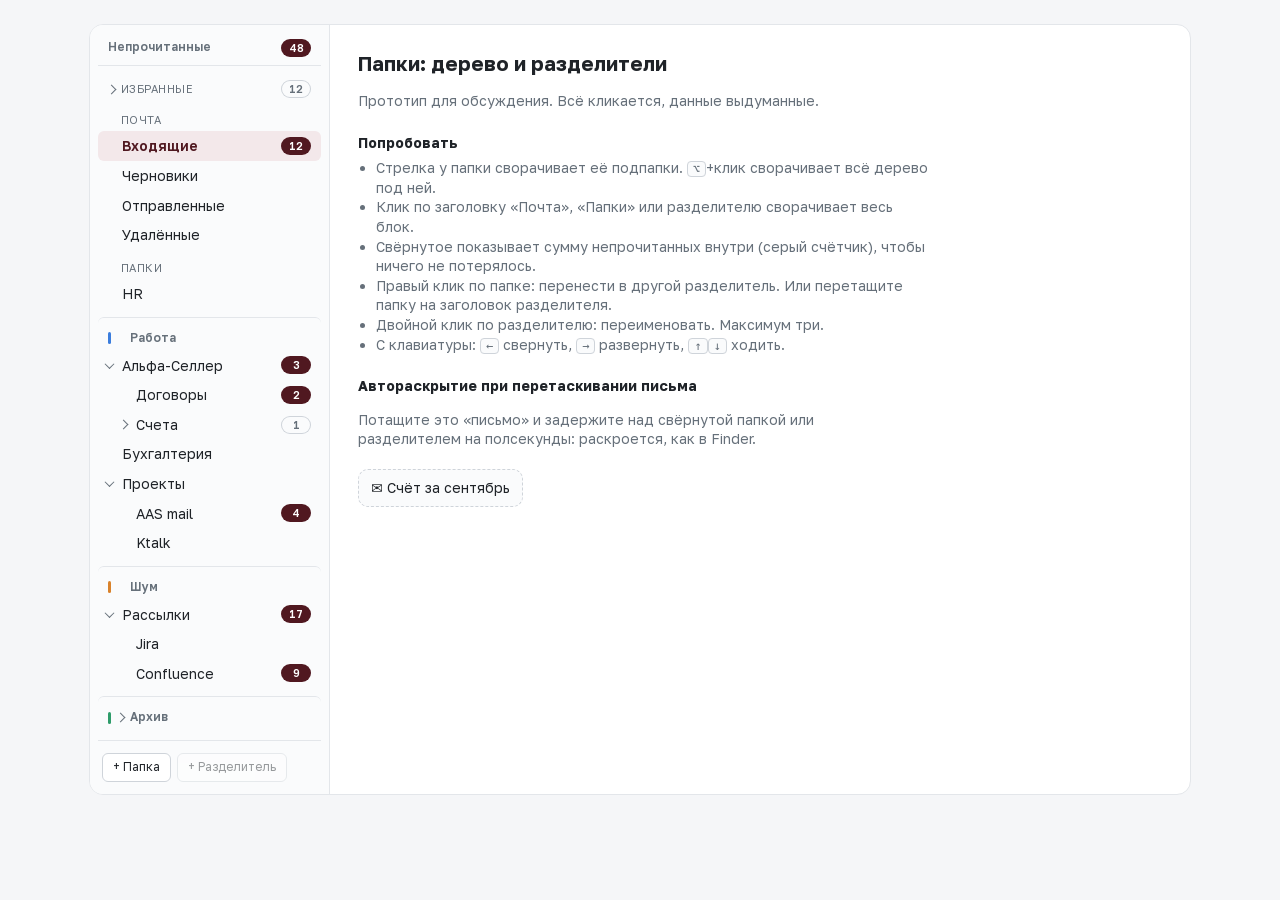
<file: web/prototypes/folder-groups.html>
<!doctype html><html lang="ru"><head><meta charset="utf-8"><meta name="viewport" content="width=device-width,initial-scale=1">
<title>Папки: дерево и разделители</title>
<link rel="stylesheet" href="../ui-kit/fonts.css">
<link rel="stylesheet" href="../ui-kit/tokens.css">
<style>
body{margin:0;background:var(--aas-bg);color:var(--aas-text);font:14px/1.4 var(--aas-font)}
.wrap{display:grid;grid-template-columns:240px 1fr;max-width:1100px;margin:24px auto;border:1px solid var(--aas-line);border-radius:var(--aas-r-lg);overflow:hidden;background:var(--aas-panel);min-height:640px}
@media (max-width:720px){.wrap{grid-template-columns:1fr;margin:0;border-radius:0}}
#side{background:var(--aas-panel-2);border-right:1px solid var(--aas-line);padding:8px;overflow:auto;user-select:none}
.total{display:flex;justify-content:space-between;padding:6px 10px 8px;font-size:12px;font-weight:600;color:var(--aas-muted);border-bottom:1px solid var(--aas-line);margin-bottom:4px}
.badge{min-width:18px;padding:0 6px;border-radius:var(--aas-r-pill);background:var(--aas-accent);color:var(--aas-on-accent);font-size:11px;font-weight:600;line-height:18px;text-align:center}
.badge.sum{background:none;color:var(--aas-muted);box-shadow:inset 0 0 0 1px var(--aas-line-strong)}
/* section + group headers */
.sec{display:flex;align-items:center;gap:6px;padding:10px 10px 4px;font-size:11px;color:var(--aas-muted);text-transform:uppercase;letter-spacing:.04em;cursor:pointer;border-radius:var(--aas-r-sm)}
.sec:hover{color:var(--aas-text)}
.sec .nm{flex:1;min-width:0;overflow:hidden;text-overflow:ellipsis;white-space:nowrap}
.sec .chev{opacity:0;transition:opacity .15s}
.sec:hover .chev,.sec:focus-visible .chev,.sec.shut .chev{opacity:1}
.grp{margin-top:8px;border-top:1px solid var(--aas-line);padding-top:12px;text-transform:none;letter-spacing:0;font-size:12px;font-weight:600}
.grp::before{content:"";width:3px;height:12px;border-radius:2px;background:var(--g)}
.grp.drop{background:var(--aas-accent-bg);box-shadow:inset 0 0 0 2px var(--aas-accent)}
.grp .more{border:0;background:none;color:var(--aas-muted);cursor:pointer;visibility:hidden;font:inherit;padding:0 4px}
.grp:hover .more{visibility:visible}
.grp input{font:inherit;width:100%;border:1px solid var(--aas-accent);border-radius:4px;padding:1px 4px;background:var(--aas-panel);color:var(--aas-text)}
/* rows */
.f{display:flex;align-items:center;gap:4px;padding:5px 10px 5px 0;border-radius:var(--aas-r-sm);cursor:pointer}
.f:hover{background:var(--aas-accent-bg)}
.f.on{background:var(--aas-accent-bg);color:var(--aas-accent-text);font-weight:600}
.f.drop{box-shadow:inset 0 0 0 2px var(--aas-accent)}
.f.dragging{opacity:.4}
.f .nm{flex:1;min-width:0;overflow:hidden;text-overflow:ellipsis;white-space:nowrap}
.tw{flex:none;width:18px;height:18px;display:grid;place-items:center;border:0;background:none;padding:0;color:var(--aas-muted);cursor:pointer;border-radius:4px}
.tw:hover{background:color-mix(in srgb,var(--aas-text) 8%,transparent)}
.chev{width:6px;height:6px;border-right:1.5px solid currentColor;border-bottom:1.5px solid currentColor;transform:rotate(45deg) translate(-1px,-1px);transition:transform .18s cubic-bezier(.16,1,.3,1)}
.shut .chev,.tw.shut .chev{transform:rotate(-45deg)}
.kids{display:grid;grid-template-rows:1fr;transition:grid-template-rows .2s cubic-bezier(.16,1,.3,1)}
.kids.shut{grid-template-rows:0fr}
.kids>div{overflow:hidden}
@media (prefers-reduced-motion:reduce){.kids,.chev{transition:none}}
.tools{display:flex;gap:6px;flex-wrap:wrap;padding:12px 4px 4px;border-top:1px solid var(--aas-line);margin-top:10px}
.btn{font:inherit;font-size:12px;padding:5px 10px;border:1px solid var(--aas-line-strong);border-radius:var(--aas-r-sm);background:var(--aas-panel);color:var(--aas-text);cursor:pointer}
.btn:hover:not(:disabled){border-color:var(--aas-accent)}
.btn:disabled{opacity:.45;cursor:default}
.menu{position:fixed;z-index:10;min-width:200px;padding:4px;background:var(--aas-panel);border:1px solid var(--aas-line);border-radius:var(--aas-r-md);box-shadow:var(--aas-shadow)}
.menu button{display:flex;gap:8px;align-items:center;width:100%;text-align:left;font:inherit;padding:6px 10px;border:0;border-radius:var(--aas-r-sm);background:none;color:var(--aas-text);cursor:pointer}
.menu button:hover:not(:disabled){background:var(--aas-accent-bg)}
.menu button:disabled{color:var(--aas-muted);cursor:default}
.menu hr{border:0;border-top:1px solid var(--aas-line);margin:4px 0}
.menu .sw{width:8px;height:8px;border-radius:2px;background:var(--g)}
/* right panel */
main{padding:24px 28px;overflow:auto}
main h1{margin:0 0 6px;font-size:20px}
main p,main li{color:var(--aas-muted);max-width:62ch}
main h2{font-size:14px;margin:22px 0 6px;color:var(--aas-text)}
main ul{padding-left:18px;margin:4px 0}
kbd{font:12px var(--aas-font-mono);padding:0 5px;border:1px solid var(--aas-line-strong);border-radius:4px;background:var(--aas-panel-2)}
.letter{display:inline-flex;gap:8px;align-items:center;margin:6px 0;padding:8px 12px;border:1px dashed var(--aas-line-strong);border-radius:var(--aas-r-md);cursor:grab;background:var(--aas-panel-2);color:var(--aas-text)}
</style></head><body>
<div class="wrap">
  <nav id="side" aria-label="Папки"></nav>
  <main>
    <h1>Папки: дерево и разделители</h1>
    <p>Прототип для обсуждения. Всё кликается, данные выдуманные.</p>
    <h2>Попробовать</h2>
    <ul>
      <li>Стрелка у папки сворачивает её подпапки. <kbd>⌥</kbd>+клик сворачивает всё дерево под ней.</li>
      <li>Клик по заголовку «Почта», «Папки» или разделителю сворачивает весь блок.</li>
      <li>Свёрнутое показывает сумму непрочитанных внутри (серый счётчик), чтобы ничего не потерялось.</li>
      <li>Правый клик по папке: перенести в другой разделитель. Или перетащите папку на заголовок разделителя.</li>
      <li>Двойной клик по разделителю: переименовать. Максимум три.</li>
      <li>С клавиатуры: <kbd>←</kbd> свернуть, <kbd>→</kbd> развернуть, <kbd>↑</kbd><kbd>↓</kbd> ходить.</li>
    </ul>
    <h2>Автораскрытие при перетаскивании письма</h2>
    <p>Потащите это «письмо» и задержите над свёрнутой папкой или разделителем на полсекунды: раскроется, как в Finder.</p>
    <div class="letter" draggable="true" id="letter">✉ Счёт за сентябрь</div>
  </main>
</div>
<script>
const GC = ['#3b7ddd', '#d9822b', '#2e9c6a'];
const F = [ // [id, parent, name, unread]
  ['inbox', 0, 'Входящие', 12], ['drafts', 0, 'Черновики', 0], ['sent', 0, 'Отправленные', 0], ['trash', 0, 'Удалённые', 0],
  ['as', 'own', 'Альфа-Селлер', 3], ['as1', 'as', 'Договоры', 2], ['as2', 'as', 'Счета', 0], ['as21', 'as2', '2025', 0], ['as22', 'as2', '2026', 1],
  ['buh', 'own', 'Бухгалтерия', 0], ['prj', 'own', 'Проекты', 0], ['prj1', 'prj', 'AAS mail', 4], ['prj2', 'prj', 'Ktalk', 0],
  ['news', 'own', 'Рассылки', 17], ['n1', 'news', 'Jira', 0], ['n2', 'news', 'Confluence', 9],
  ['hr', 'own', 'HR', 0], ['a24', 'own', 'Архив 2024', 0], ['a25', 'own', 'Архив 2025', 0],
];
const by = Object.fromEntries(F.map(([id, p, name, n]) => [id, {id, p, name, n}]));
const kids = p => F.filter(f => f[1] === p).map(f => by[f[0]]);
const sum = f => f.n + kids(f.id).reduce((s, k) => s + sum(k), 0);
let groups = [{name: 'Работа', ids: ['as', 'buh', 'prj']}, {name: 'Шум', ids: ['news']}, {name: 'Архив', ids: ['a24', 'a25']}];
const shut = new Set(['as2', 'n0', 'g2']);  // folder ids and section/group keys
let cur = 'inbox', menu = null, renaming = null;
const esc = s => s.replace(/[&<>"]/g, c => ({'&': '&amp;', '<': '&lt;', '>': '&gt;', '"': '&quot;'}[c]));
const badge = (n, isSum) => n ? `<span class="badge${isSum ? ' sum' : ''}" title="${isSum ? 'Непрочитанных внутри свёрнутого' : 'Непрочитанных'}">${n > 99 ? '99+' : n}</span>` : '';

function row(f, d) {
  const ks = kids(f.id), closed = shut.has(f.id);
  const tw = ks.length ? `<button class="tw${closed ? ' shut' : ''}" data-tw="${f.id}" tabindex="-1" aria-label="${closed ? 'Развернуть' : 'Свернуть'}"><span class="chev"></span></button>` : '<span class="tw"></span>';
  const n = closed ? sum(f) : f.n;
  let h = `<div class="f${f.id === cur ? ' on' : ''}" data-id="${f.id}" draggable="${f.p !== 0}" role="treeitem" tabindex="0"${ks.length ? ` aria-expanded="${!closed}"` : ''} style="padding-left:${2 + d * 14}px">${tw}<span class="nm">${esc(f.name)}</span>${badge(closed && n !== f.n ? n : f.n, closed && n !== f.n)}</div>`;
  if (ks.length) h += `<div class="kids${closed ? ' shut' : ''}" role="group"><div>${ks.map(k => row(k, d + 1)).join('')}</div></div>`;
  return h;
}
function block(key, title, list, extra = '') {
  const closed = shut.has(key), n = list.reduce((s, f) => s + sum(f), 0);
  return `<div class="sec${extra ? ' grp' : ''}${closed ? ' shut' : ''}" data-sec="${key}" tabindex="0" role="button" aria-expanded="${!closed}"${extra}>
    <span class="chev"></span><span class="nm">${title}</span>${closed ? badge(n, true) : ''}${key[0] === 'g' ? `<button class="more" data-more="${key}" aria-label="Действия с разделителем">⋯</button>` : ''}</div>
    <div class="kids${closed ? ' shut' : ''}"><div role="tree">${list.map(f => row(f, 0)).join('')}</div></div>`;
}
function render() {
  const own = kids('own'), inG = new Set(groups.flatMap(g => g.ids));
  let h = `<div class="total">Непрочитанные${badge(F.reduce((s, f) => s + (f[1] !== 0 || f[0] === 'inbox' ? f[3] : 0), 0))}</div>`;
  h += block('n0', 'Избранные', [by.inbox]);
  h += block('n1', 'Почта', kids(0));
  h += block('n2', 'Папки', own.filter(f => !inG.has(f.id)));
  groups.forEach((g, i) => {
    const title = renaming === i ? `<input data-ren="${i}" value="${esc(g.name)}" maxlength="24">` : esc(g.name);
    h += block('g' + i, title, g.ids.map(id => by[id]), ` style="--g:${GC[i]}" data-g="${i}"`);
  });
  h += `<div class="tools"><button class="btn">+ Папка</button><button class="btn" id="addg"${groups.length >= 3 ? ' disabled title="Не больше трёх разделителей"' : ''}>+ Разделитель</button></div>`;
  side.innerHTML = h;
  const inp = side.querySelector('[data-ren]');
  if (inp) { inp.focus(); inp.select(); const done = () => { groups[renaming].name = inp.value.trim() || groups[renaming].name; renaming = null; render(); };
    inp.onblur = done; inp.onkeydown = e => { if (e.key === 'Enter') done(); if (e.key === 'Escape') { renaming = null; render(); } }; inp.onclick = e => e.stopPropagation(); }
}
const side = document.getElementById('side');
function toggle(id, deep) {
  const open = shut.has(id);
  const walk = f => { open ? shut.delete(f.id) : shut.add(f.id); if (deep) kids(f.id).forEach(walk); };
  by[id] ? walk(by[id]) : (open ? shut.delete(id) : shut.add(id));
  render(); side.querySelector(`[data-id="${id}"],[data-sec="${id}"]`)?.focus();
}
function closeMenu() { menu?.remove(); menu = null; }
function openMenu(x, y, items) {
  closeMenu(); menu = document.createElement('div'); menu.className = 'menu';
  menu.innerHTML = items.map((it, i) => it === '-' ? '<hr>' : `<button data-i="${i}"${it.off ? ' disabled' : ''}>${it.sw ? `<span class="sw" style="--g:${it.sw}"></span>` : ''}${it.t}</button>`).join('');
  document.body.append(menu);
  menu.style.left = Math.min(x, innerWidth - menu.offsetWidth - 8) + 'px'; menu.style.top = Math.min(y, innerHeight - menu.offsetHeight - 8) + 'px';
  menu.onclick = e => { const b = e.target.closest('[data-i]'); if (b && !b.disabled) { items[b.dataset.i].do(); closeMenu(); } };
}
function moveTo(id, gi) {  // gi = -1: back to «Папки»
  groups.forEach(g => g.ids = g.ids.filter(x => x !== id));
  if (gi >= 0) { groups[gi].ids.push(id); groups[gi].ids.sort((a, b) => by[a].name.localeCompare(by[b].name, 'ru')); shut.delete('g' + gi); }
  render();
}
const topOf = id => { let f = by[id]; while (f.p !== 'own' && f.p !== 0) f = by[f.p]; return f; };
function addGroup(withId) {
  if (groups.length >= 3) return;
  groups.push({name: 'Новый разделитель', ids: []}); renaming = groups.length - 1;
  if (withId) moveTo(withId, groups.length - 1); else render();
}

side.addEventListener('click', e => {
  const tw = e.target.closest('[data-tw]'); if (tw) { e.stopPropagation(); return toggle(tw.dataset.tw, e.altKey); }
  const more = e.target.closest('[data-more]');
  if (more) { e.stopPropagation(); const i = +more.dataset.more.slice(1), r = more.getBoundingClientRect();
    return openMenu(r.left, r.bottom + 4, [{t: 'Переименовать', do: () => { renaming = i; render(); }},
      {t: 'Удалить разделитель', do: () => { groups.splice(i, 1); render(); }}]); }
  if (e.target.id === 'addg') return addGroup();
  const sec = e.target.closest('[data-sec]'); if (sec) return toggle(sec.dataset.sec);
  const f = e.target.closest('[data-id]'); if (f) { cur = f.dataset.id; render(); side.querySelector(`[data-id="${cur}"]`).focus(); }
});
side.addEventListener('dblclick', e => { const g = e.target.closest('[data-g]'); if (g) { renaming = +g.dataset.g; render(); } });
side.addEventListener('contextmenu', e => {
  const f = e.target.closest('[data-id]'); if (!f || by[f.dataset.id].p === 0) return;
  e.preventDefault(); const t = topOf(f.dataset.id), gi = groups.findIndex(g => g.ids.includes(t.id));
  openMenu(e.clientX, e.clientY, [
    ...groups.map((g, i) => ({t: (i === gi ? '✓ ' : '') + 'В «' + esc(g.name) + '»', sw: GC[i], off: i === gi, do: () => moveTo(t.id, i)})),
    {t: 'В «Папки» (без разделителя)', off: gi < 0, do: () => moveTo(t.id, -1)}, '-',
    {t: 'Новый разделитель с «' + esc(t.name) + '»', off: groups.length >= 3, do: () => addGroup(t.id)},
  ]);
});
document.addEventListener('click', e => { if (menu && !menu.contains(e.target)) closeMenu(); });
document.addEventListener('keydown', e => { if (e.key === 'Escape') closeMenu(); });
// keyboard tree navigation
side.addEventListener('keydown', e => {
  const el = e.target.closest('[data-id],[data-sec]'); if (!el || e.target.tagName === 'INPUT') return;
  const id = el.dataset.id || el.dataset.sec, has = el.dataset.sec || kids(id).length;
  if (e.key === 'ArrowLeft' && has && !shut.has(id)) { e.preventDefault(); toggle(id); }
  else if (e.key === 'ArrowRight' && has && shut.has(id)) { e.preventDefault(); toggle(id); }
  else if (e.key === 'ArrowDown' || e.key === 'ArrowUp') {
    e.preventDefault(); const all = [...side.querySelectorAll('[data-id],[data-sec]')].filter(x => !x.closest('.kids.shut'));
    all[all.indexOf(el) + (e.key === 'ArrowDown' ? 1 : -1)]?.focus();
  } else if (e.key === 'Enter' || e.key === ' ') { e.preventDefault(); el.click(); }
});
// drag: folders onto group headers; the letter spring-opens collapsed things
let dragId = null, springT = null, springEl = null;
side.addEventListener('dragstart', e => { const f = e.target.closest('[data-id]'); if (f) { dragId = topOf(f.dataset.id).id; f.classList.add('dragging'); } });
document.getElementById('letter').addEventListener('dragstart', e => { dragId = null; e.dataTransfer.setData('text/plain', 'letter'); });
document.addEventListener('dragend', () => { dragId = null; clearTimeout(springT); side.querySelectorAll('.drop,.dragging').forEach(x => x.classList.remove('drop', 'dragging')); });
side.addEventListener('dragover', e => {
  const t = e.target.closest('[data-g],[data-sec],[data-id]'); if (!t) return;
  const key = t.dataset.id || t.dataset.sec;
  if (dragId ? t.dataset.g != null || t.dataset.sec === 'n2' : t.dataset.id) { e.preventDefault(); t.classList.add('drop'); }
  if (springEl !== t) { clearTimeout(springT); springEl = t; if (shut.has(key)) springT = setTimeout(() => { shut.delete(key); render(); }, 600); }
});
side.addEventListener('dragleave', e => { e.target.closest?.('.drop')?.classList.remove('drop'); });
side.addEventListener('drop', e => {
  e.preventDefault(); const t = e.target.closest('[data-g],[data-sec],[data-id]');
  if (dragId && t) { if (t.dataset.g != null) moveTo(dragId, +t.dataset.g); else if (t.dataset.sec === 'n2') moveTo(dragId, -1); }
});
render();
</script>
</body></html>
</file>
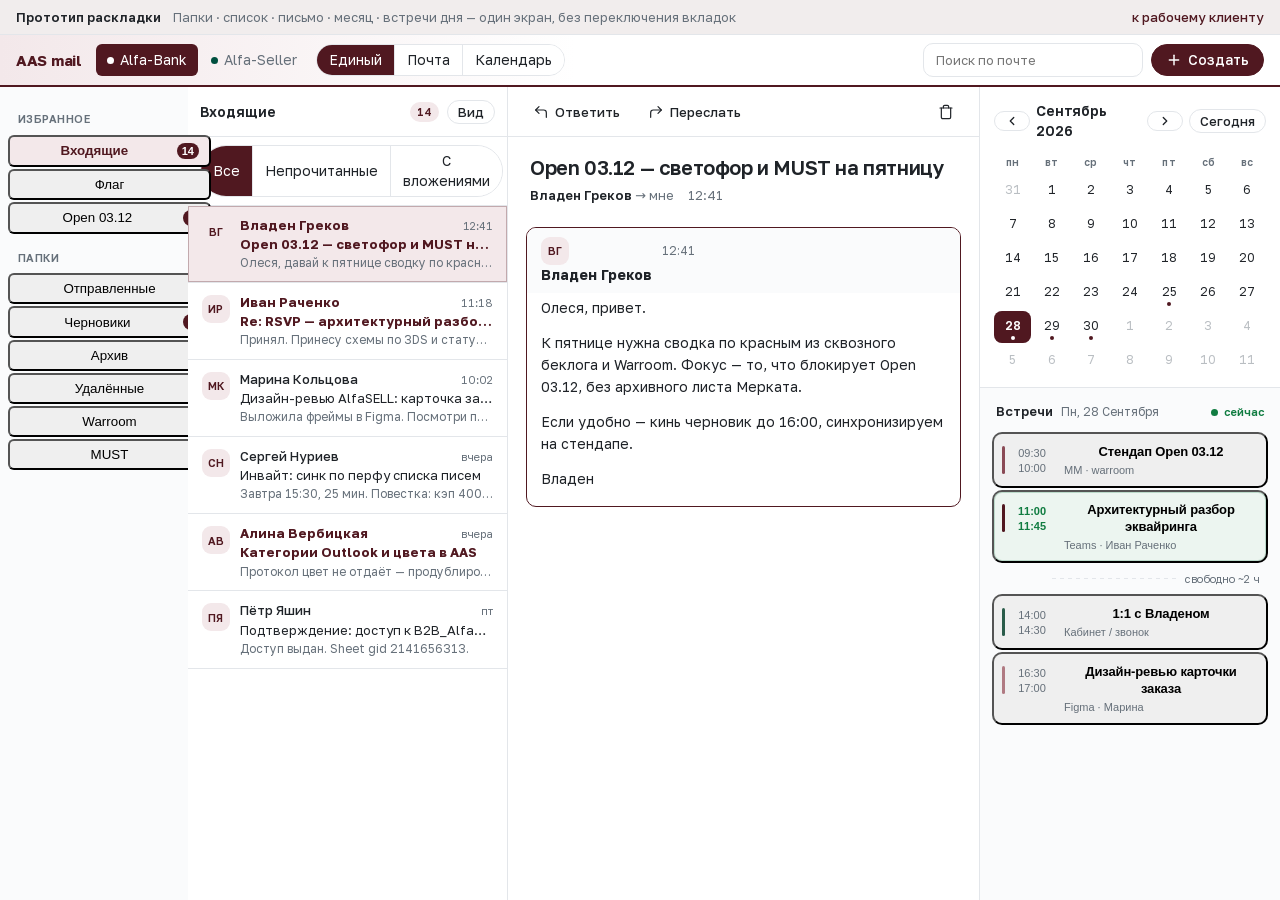
<file: web/prototypes/mail-cal-unified.html>
<!DOCTYPE html>
<html lang="ru">
<head>
<meta charset="utf-8">
<meta name="viewport" content="width=device-width, initial-scale=1">
<title>AAS mail · прототип: почта + месяц + день</title>
<link rel="stylesheet" href="../ui-kit/fonts.css">
<link rel="stylesheet" href="../ui-kit/tokens.css">
<link rel="stylesheet" href="../ui-kit/components.css">
<style>
/* Unified mail + month + day agenda — layout prototype (2026-09-28)
   Dials: variance 8 · motion 6 · density 4. Tokens from AAS ui-kit. */

*, *::before, *::after { box-sizing: border-box; }

html, body {
  height: 100%;
  margin: 0;
  font-family: var(--aas-font);
  background: var(--aas-bg);
  color: var(--aas-text);
  -webkit-font-smoothing: antialiased;
}

.aas-root {
  min-height: 100dvh;
  display: flex;
  flex-direction: column;
  height: 100dvh;
  overflow: hidden;
}

/* —— Banner —— */
.proto-banner {
  flex: none;
  display: flex;
  align-items: center;
  gap: 12px;
  padding: 8px 16px;
  background: color-mix(in srgb, var(--aas-bank) 8%, var(--aas-panel));
  border-bottom: 1px solid var(--aas-line);
  font-size: var(--aas-t-sm);
  color: var(--aas-muted);
}
.proto-banner b { color: var(--aas-text); font-weight: 600; }
.proto-banner a {
  margin-left: auto;
  color: var(--aas-accent-text);
  text-decoration: none;
  font-weight: 500;
}
.proto-banner a:hover { text-decoration: underline; }

/* —— Shell —— */
.shell {
  flex: 1;
  min-height: 0;
  display: grid;
  grid-template-columns: 188px minmax(260px, 320px) minmax(0, 1.55fr) minmax(260px, 300px);
  background: var(--aas-panel);
}

/* —— Folders —— */
.col-folders {
  background: var(--aas-panel-2);
  border-right: 1px solid var(--aas-line);
  padding: 10px 8px;
  overflow: auto;
  display: flex;
  flex-direction: column;
  gap: 2px;
}
.col-folders .aas-folder {
  animation: rise .45s var(--aas-ease) both;
  animation-delay: calc(var(--i, 0) * 40ms);
}
.folder-sec {
  font-size: 11px;
  font-weight: 600;
  letter-spacing: .04em;
  text-transform: uppercase;
  color: var(--aas-muted);
  padding: 14px 10px 6px;
}

/* —— List —— */
.col-list {
  border-right: 1px solid var(--aas-line);
  display: flex;
  flex-direction: column;
  min-width: 0;
  background: var(--aas-panel);
}
.listbar {
  flex: none;
  display: flex;
  align-items: center;
  gap: 8px;
  height: 50px;
  padding: 0 12px;
  border-bottom: 1px solid var(--aas-line);
  color: var(--aas-muted);
}
.listbar__title {
  flex: 1;
  min-width: 0;
  font-weight: 600;
  color: var(--aas-text);
  font-size: var(--aas-t-md);
}
.listbar__unread {
  font-size: 11px;
  font-weight: 600;
  padding: 2px 7px;
  border-radius: var(--aas-r-pill);
  background: var(--aas-accent-bg);
  color: var(--aas-accent-text);
  font-variant-numeric: tabular-nums;
}
.listfilter {
  flex: none;
  padding: 8px 12px;
  border-bottom: 1px solid var(--aas-line);
}
.rows {
  flex: 1;
  overflow: auto;
}
.aas-row {
  display: grid;
  grid-template-columns: 28px minmax(0, 1fr);
  column-gap: 10px;
  padding: 10px 14px;
  border-bottom: 1px solid var(--aas-line);
  border-left: 0;
  animation: rise .4s var(--aas-ease) both;
  animation-delay: calc(var(--i, 0) * 35ms);
  cursor: pointer;
}
.aas-row:hover { background: var(--aas-panel-2); }
.aas-row.on {
  background: var(--aas-accent-bg);
  box-shadow: inset 0 0 0 1px color-mix(in srgb, var(--aas-accent-text) 30%, transparent);
}
.aas-row__lead {
  width: 28px;
  height: 28px;
  margin-top: 2px;
}
.aas-av {
  display: grid;
  place-items: center;
  width: 28px;
  height: 28px;
  border-radius: 9px;
  background: var(--aas-accent-bg);
  color: var(--aas-accent-text);
  font-size: 11px;
  font-weight: 600;
  letter-spacing: .02em;
  user-select: none;
}
.aas-row__main { min-width: 0; display: grid; gap: 1px; }
.aas-row__who {
  display: flex;
  justify-content: space-between;
  gap: 8px;
  align-items: baseline;
}
.aas-row__from {
  min-width: 0;
  font-weight: 500;
  white-space: nowrap;
  overflow: hidden;
  text-overflow: ellipsis;
  font-size: 13px;
}
.aas-row.unread .aas-row__from,
.aas-row.unread .aas-row__subj {
  font-weight: 700;
  color: var(--aas-unread);
}
.aas-row__date {
  flex: none;
  font-size: 11px;
  color: var(--aas-muted);
  font-variant-numeric: tabular-nums;
}
.aas-row__subj {
  font-size: 13px;
  white-space: nowrap;
  overflow: hidden;
  text-overflow: ellipsis;
}
.aas-row .snip {
  display: block;
  font-size: 12px;
  color: var(--aas-muted);
  white-space: nowrap;
  overflow: hidden;
  text-overflow: ellipsis;
  margin-top: 1px;
}

/* —— Reader —— */
.col-reader {
  display: flex;
  flex-direction: column;
  min-width: 0;
  background: var(--aas-panel);
  border-right: 1px solid var(--aas-line);
}
.rtools {
  flex: none;
  display: flex;
  align-items: center;
  gap: 6px;
  height: 50px;
  padding: 0 14px;
  border-bottom: 1px solid var(--aas-line);
}
.rtools .aas-spacer { flex: 1; }
.chead {
  flex: none;
  padding: 18px 22px 10px;
}
.chead h2 {
  margin: 0 0 6px;
  font-size: 20px;
  letter-spacing: -.02em;
  font-weight: 600;
  line-height: 1.25;
}
.chead .meta {
  font-size: 13px;
  color: var(--aas-muted);
  display: flex;
  flex-wrap: wrap;
  gap: 8px 14px;
}
.conv {
  flex: 1;
  overflow: auto;
  padding: 0 0 32px;
}
.aas-mc {
  margin: 12px 18px;
  animation: rise .5s var(--aas-ease) both;
}
.aas-mc__body {
  display: block;
  padding: 4px 14px 16px;
  font-size: 14px;
  line-height: 1.6;
  color: var(--aas-text);
  max-width: 68ch;
}
.aas-mc__body p { margin: 0 0 12px; }
.aas-mc__body p:last-child { margin-bottom: 0; }

/* —— Right rail: month + day —— */
.col-rail {
  display: grid;
  grid-template-rows: auto minmax(0, 1fr);
  min-height: 0;
  background: var(--aas-panel-2);
}
.month {
  flex: none;
  padding: 14px 14px 10px;
  border-bottom: 1px solid var(--aas-line);
  background: var(--aas-panel);
}
.month__bar {
  display: flex;
  align-items: center;
  gap: 6px;
  margin-bottom: 12px;
}
.month__bar h3 {
  flex: 1;
  margin: 0;
  font-size: 14px;
  font-weight: 600;
  letter-spacing: -.01em;
  text-transform: capitalize;
}
.month__wd {
  display: grid;
  grid-template-columns: repeat(7, 1fr);
  gap: 2px;
  margin-bottom: 4px;
}
.month__wd span {
  text-align: center;
  font-size: 10px;
  font-weight: 600;
  color: var(--aas-muted);
  letter-spacing: .02em;
  padding: 2px 0;
}
.month__grid {
  display: grid;
  grid-template-columns: repeat(7, 1fr);
  gap: 2px;
}
.mday {
  height: 32px;
  border: 0;
  background: transparent;
  border-radius: 8px;
  font: inherit;
  font-size: 12px;
  font-variant-numeric: tabular-nums;
  color: var(--aas-text);
  cursor: pointer;
  position: relative;
  display: grid;
  place-items: center;
  transition: background var(--aas-dur) var(--aas-ease), color var(--aas-dur) var(--aas-ease), transform var(--aas-dur) var(--aas-ease);
}
.mday:hover { background: var(--aas-accent-bg); }
.mday:active { transform: scale(.96); }
.mday--mute { color: var(--aas-muted); opacity: .45; }
.mday--today {
  font-weight: 700;
  color: var(--aas-accent-text);
  background: var(--aas-accent-bg);
  box-shadow: inset 0 0 0 1px color-mix(in srgb, var(--aas-accent-text) 28%, transparent);
}
.mday--sel {
  background: var(--aas-accent);
  color: var(--aas-on-accent);
  font-weight: 600;
}
.mday--sel.mday--today { color: var(--aas-on-accent); }
.mday--busy::after {
  content: "";
  position: absolute;
  bottom: 3px;
  width: 4px;
  height: 4px;
  border-radius: 50%;
  background: var(--aas-accent-text);
}
.mday--sel.mday--busy::after { background: var(--aas-on-accent); }

/* Day agenda */
.agenda {
  min-height: 0;
  display: flex;
  flex-direction: column;
  overflow: hidden;
}
.agenda__head {
  flex: none;
  display: flex;
  align-items: baseline;
  gap: 8px;
  padding: 14px 16px 8px;
}
.agenda__head h3 {
  margin: 0;
  font-size: 13px;
  font-weight: 600;
}
.agenda__head .sub {
  font-size: 12px;
  color: var(--aas-muted);
  text-transform: capitalize;
}
.agenda__live {
  margin-left: auto;
  display: inline-flex;
  align-items: center;
  gap: 6px;
  font-size: 11px;
  font-weight: 600;
  color: var(--aas-ok);
}
.agenda__live .dot {
  width: 7px;
  height: 7px;
  border-radius: 50%;
  background: var(--aas-ok);
  animation: breathe 2.4s ease-in-out infinite;
}
.agenda__list {
  flex: 1;
  overflow: auto;
  padding: 4px 12px 20px;
  display: flex;
  flex-direction: column;
  gap: 2px;
}
.meet {
  display: grid;
  grid-template-columns: 52px minmax(0, 1fr);
  gap: 10px;
  padding: 10px 8px;
  border-radius: 10px;
  cursor: pointer;
  transition: background var(--aas-dur) var(--aas-ease), transform var(--aas-dur) var(--aas-ease);
  animation: rise .45s var(--aas-ease) both;
  animation-delay: calc(var(--i, 0) * 55ms);
}
.meet:hover { background: var(--aas-panel); }
.meet:active { transform: scale(.985); }
.meet--now {
  background: color-mix(in srgb, var(--aas-ok) 8%, var(--aas-panel));
  box-shadow: inset 0 0 0 1px color-mix(in srgb, var(--aas-ok) 22%, transparent);
}
.meet__time {
  font-size: 11px;
  font-variant-numeric: tabular-nums;
  color: var(--aas-muted);
  line-height: 1.35;
  padding-top: 2px;
}
.meet--now .meet__time { color: var(--aas-ok); font-weight: 600; }
.meet__title {
  font-size: 13px;
  font-weight: 600;
  letter-spacing: -.01em;
  line-height: 1.3;
}
.meet__meta {
  font-size: 11px;
  color: var(--aas-muted);
  margin-top: 3px;
  display: flex;
  align-items: center;
  gap: 6px;
  min-width: 0;
}
.meet__meta span {
  white-space: nowrap;
  overflow: hidden;
  text-overflow: ellipsis;
}
.meet__bar {
  width: 3px;
  height: 100%;
  min-height: 28px;
  border-radius: 2px;
  background: var(--evc, var(--aas-busy));
  grid-column: 1;
  grid-row: 1;
  justify-self: start;
  margin-left: -4px;
  display: none;
}
.meet__when-wrap {
  position: relative;
  padding-left: 8px;
}
.meet__when-wrap::before {
  content: "";
  position: absolute;
  left: 0;
  top: 2px;
  bottom: 2px;
  width: 3px;
  border-radius: 2px;
  background: var(--evc, var(--aas-busy));
}
.agenda__empty {
  padding: 28px 16px;
  text-align: center;
  color: var(--aas-muted);
  font-size: 13px;
}
.agenda__empty p { margin: 8px 0 0; max-width: 28ch; margin-inline: auto; line-height: 1.45; }

.gap-free {
  display: flex;
  align-items: center;
  gap: 8px;
  padding: 6px 8px 6px 60px;
  font-size: 11px;
  color: var(--aas-muted);
}
.gap-free::before {
  content: "";
  flex: 1;
  height: 1px;
  background: repeating-linear-gradient(
    90deg,
    var(--aas-line) 0 4px,
    transparent 4px 8px
  );
}
.gap-free span { flex: none; }

/* Motion */
@keyframes rise {
  from { opacity: 0; transform: translateY(6px); }
  to { opacity: 1; transform: translateY(0); }
}
@keyframes breathe {
  0%, 100% { opacity: 1; transform: scale(1); }
  50% { opacity: .45; transform: scale(.85); }
}
@media (prefers-reduced-motion: reduce) {
  *, *::before, *::after {
    animation-duration: .01ms !important;
    animation-iteration-count: 1 !important;
    transition-duration: .01ms !important;
  }
}

/* —— Narrow screens —— */
@media (max-width: 1100px) {
  .shell {
    grid-template-columns: 0 minmax(240px, 280px) minmax(0, 1fr) minmax(240px, 280px);
  }
  .col-folders { display: none; }
}
@media (max-width: 860px) {
  .shell {
    grid-template-columns: 1fr;
    grid-template-rows: minmax(0, 1fr) auto;
    overflow: auto;
  }
  .col-folders, .col-list { display: none; }
  .col-reader { border-right: 0; min-height: 50dvh; }
  .col-rail {
    border-top: 1px solid var(--aas-line);
    grid-template-columns: 1fr 1fr;
    grid-template-rows: auto;
  }
  .month { border-bottom: 0; border-right: 1px solid var(--aas-line); }
}
@media (max-width: 560px) {
  .col-rail { grid-template-columns: 1fr; }
  .month { border-right: 0; border-bottom: 1px solid var(--aas-line); }
  .proto-banner { flex-wrap: wrap; }
  .proto-banner a { margin-left: 0; }
}

.ic { flex: none; }
.aas-topnav input[type="search"] {
  width: min(220px, 28vw);
  border: 1px solid var(--aas-line);
  border-radius: var(--aas-r-control);
  padding: 7px 12px;
  font: inherit;
  font-size: 13px;
  background: var(--aas-panel);
  color: var(--aas-text);
}
.aas-topnav input[type="search"]:focus {
  outline: 2px solid color-mix(in srgb, var(--aas-accent-text) 40%, transparent);
  outline-offset: 1px;
}
</style>
</head>
<body class="aas-root theme-bank">

<div class="proto-banner">
  <b>Прототип раскладки</b>
  <span>Папки · список · письмо · месяц · встречи дня — один экран, без переключения вкладок</span>
  <a href="../index.html">к рабочему клиенту</a>
</div>

<header class="aas-topnav aas-topnav--bank">
  <h1 class="aas-brand">AAS mail</h1>
  <div class="aas-tabs aas-accts" role="group" aria-label="Ящик">
    <button type="button" class="aas-tab aas-tab--bank on"><span class="aas-tab__dot"></span><span class="aas-tab__name">Alfa-Bank</span></button>
    <button type="button" class="aas-tab aas-tab--seller"><span class="aas-tab__dot"></span><span class="aas-tab__name">Alfa-Seller</span></button>
  </div>
  <div class="aas-seg aas-sect" role="group" aria-label="Раздел">
    <button type="button" class="on">Единый</button>
    <button type="button">Почта</button>
    <button type="button">Календарь</button>
  </div>
  <div class="aas-spacer"></div>
  <input type="search" placeholder="Поиск по почте" aria-label="Поиск">
  <button type="button" class="aas-btn aas-btn--primary">
    <svg class="ic" viewBox="0 0 24 24" width="16" height="16" fill="none" stroke="currentColor" stroke-width="2.2" stroke-linecap="round" aria-hidden="true"><path d="M12 5v14"/><path d="M5 12h14"/></svg>
    <span class="lbl">Создать</span>
  </button>
</header>

<main class="shell" id="shell">
  <!-- Folders -->
  <nav class="col-folders aas-folders" aria-label="Папки">
    <div class="folder-sec">Избранное</div>
    <button type="button" class="aas-folder on" style="--i:0"><span class="aas-folder__name">Входящие</span><span class="aas-badge">14</span></button>
    <button type="button" class="aas-folder" style="--i:1"><span class="aas-folder__name">Флаг</span></button>
    <button type="button" class="aas-folder" style="--i:2"><span class="aas-folder__name">Open 03.12</span><span class="aas-badge">3</span></button>
    <div class="folder-sec">Папки</div>
    <button type="button" class="aas-folder" style="--i:3"><span class="aas-folder__name">Отправленные</span></button>
    <button type="button" class="aas-folder" style="--i:4"><span class="aas-folder__name">Черновики</span><span class="aas-badge">2</span></button>
    <button type="button" class="aas-folder" style="--i:5"><span class="aas-folder__name">Архив</span></button>
    <button type="button" class="aas-folder" style="--i:6"><span class="aas-folder__name">Удалённые</span></button>
    <button type="button" class="aas-folder" style="--i:7"><span class="aas-folder__name">Warroom</span></button>
    <button type="button" class="aas-folder" style="--i:8"><span class="aas-folder__name">MUST</span></button>
  </nav>

  <!-- List -->
  <section class="col-list" aria-label="Письма">
    <div class="listbar">
      <span class="listbar__title">Входящие</span>
      <span class="listbar__unread">14</span>
      <button type="button" class="aas-btn aas-btn--sm">Вид</button>
    </div>
    <div class="listfilter">
      <span class="aas-seg aas-seg--soft">
        <button type="button" class="on">Все</button>
        <button type="button">Непрочитанные</button>
        <button type="button">С вложениями</button>
      </span>
    </div>
    <div class="rows" id="rows" role="listbox" aria-label="Список писем"></div>
  </section>

  <!-- Reader -->
  <section class="col-reader" aria-label="Письмо">
    <div class="rtools">
      <button type="button" class="aas-btn aas-btn--sm aas-btn--ghost" title="Ответить">
        <svg class="ic" viewBox="0 0 24 24" width="16" height="16" fill="none" stroke="currentColor" stroke-width="1.8" stroke-linecap="round" stroke-linejoin="round" aria-hidden="true"><path d="M9 14 4 9l5-5"/><path d="M20 20v-7a4 4 0 0 0-4-4H4"/></svg>
        <span class="lbl">Ответить</span>
      </button>
      <button type="button" class="aas-btn aas-btn--sm aas-btn--ghost" title="Переслать">
        <svg class="ic" viewBox="0 0 24 24" width="16" height="16" fill="none" stroke="currentColor" stroke-width="1.8" stroke-linecap="round" stroke-linejoin="round" aria-hidden="true"><path d="m15 14 5-5-5-5"/><path d="M4 20v-7a4 4 0 0 1 4-4h12"/></svg>
        <span class="lbl">Переслать</span>
      </button>
      <span class="aas-spacer"></span>
      <button type="button" class="aas-btn aas-btn--sm aas-btn--icon aas-btn--ghost" title="Удалить" aria-label="Удалить">
        <svg class="ic" viewBox="0 0 24 24" width="16" height="16" fill="none" stroke="currentColor" stroke-width="1.8" stroke-linecap="round" stroke-linejoin="round" aria-hidden="true"><path d="M3 6h18"/><path d="M19 6v14a2 2 0 0 1-2 2H7a2 2 0 0 1-2-2V6"/><path d="M8 6V4a2 2 0 0 1 2-2h4a2 2 0 0 1 2 2v2"/></svg>
      </button>
    </div>
    <div class="chead" id="chead"></div>
    <div class="conv" id="conv"></div>
  </section>

  <!-- Month + day -->
  <aside class="col-rail" aria-label="Календарь">
    <div class="month">
      <div class="month__bar">
        <button type="button" class="aas-btn aas-btn--icon aas-btn--sm" id="mprev" aria-label="Предыдущий месяц">
          <svg viewBox="0 0 24 24" width="14" height="14" fill="none" stroke="currentColor" stroke-width="2.2" stroke-linecap="round" stroke-linejoin="round" aria-hidden="true"><path d="m15 18-6-6 6-6"/></svg>
        </button>
        <h3 id="mtitle">сентябрь 2026</h3>
        <button type="button" class="aas-btn aas-btn--icon aas-btn--sm" id="mnext" aria-label="Следующий месяц">
          <svg viewBox="0 0 24 24" width="14" height="14" fill="none" stroke="currentColor" stroke-width="2.2" stroke-linecap="round" stroke-linejoin="round" aria-hidden="true"><path d="m9 18 6-6-6-6"/></svg>
        </button>
        <button type="button" class="aas-btn aas-btn--sm" id="mtoday">Сегодня</button>
      </div>
      <div class="month__wd" aria-hidden="true">
        <span>пн</span><span>вт</span><span>ср</span><span>чт</span><span>пт</span><span>сб</span><span>вс</span>
      </div>
      <div class="month__grid" id="mgrid" role="grid" aria-label="Месяц"></div>
    </div>

    <div class="agenda">
      <div class="agenda__head">
        <h3>Встречи</h3>
        <span class="sub" id="aday">пн, 28 сентября</span>
        <span class="agenda__live" id="alive" hidden><span class="dot"></span>сейчас</span>
      </div>
      <div class="agenda__list" id="alist"></div>
    </div>
  </aside>
</main>

<script>
"use strict";

const RU_WD = ["вс", "пн", "вт", "ср", "чт", "пт", "сб"];
const RU_MO = ["январь","февраль","март","апрель","май","июнь","июль","август","сентябрь","октябрь","ноябрь","декабрь"];

const MAILS = [
  {
    id: "m1", unread: true,
    from: "Владен Греков", av: "ВГ",
    subj: "Open 03.12 — светофор и MUST на пятницу",
    snip: "Олеся, давай к пятнице сводку по красным: B2B_AlfaSeller Start + Warroom.",
    date: "12:41",
    to: "мне",
    body: `<p>Олеся, привет.</p>
<p>К пятнице нужна сводка по красным из сквозного беклога и Warroom. Фокус — то, что блокирует Open 03.12, без архивного листа Мерката.</p>
<p>Если удобно — кинь черновик до 16:00, синхронизируем на стендапе.</p>
<p>Владен</p>`
  },
  {
    id: "m2", unread: true,
    from: "Иван Раченко", av: "ИР",
    subj: "Re: RSVP — архитектурный разбор эквайринга",
    snip: "Принял. Принесу схемы по 3DS и статусам авторизации.",
    date: "11:18",
    to: "мне",
    body: `<p>Олеся, ок — буду.</p>
<p>Принесу актуальные схемы по 3DS и статусам авторизации, плюс открытые вопросы по ретраям.</p>
<p>Иван</p>`
  },
  {
    id: "m3", unread: false,
    from: "Марина Кольцова", av: "МК",
    subj: "Дизайн-ревью AlfaSELL: карточка заказа",
    snip: "Выложила фреймы в Figma. Посмотри плотность meta и CTA на Fold.",
    date: "10:02",
    to: "мне, команда",
    body: `<p>Коллеги,</p>
<p>Фреймы карточки заказа — в общем файле, страница «Fold / density».</p>
<p>Особенно посмотрите: meta-ряд под статусом и поведение CTA при узкой панели. Комменты до среды.</p>
<p>Марина</p>`
  },
  {
    id: "m4", unread: false,
    from: "Сергей Нуриев", av: "СН",
    subj: "Инвайт: синк по перфу списка писем",
    snip: "Завтра 15:30, 25 мин. Повестка: кэп 400, измерение 1000+.",
    date: "вчера",
    to: "мне",
    body: `<p>Олеся,</p>
<p>Поставил синк на завтра 15:30. Повестка короткая: кэп на папку, замер при большой непрочитанной очереди, что уже закрыто в 1.2.x.</p>
<p>Сергей</p>`
  },
  {
    id: "m5", unread: true,
    from: "Алина Вербицкая", av: "АВ",
    subj: "Категории Outlook и цвета в AAS",
    snip: "Протокол цвет не отдаёт — продублировала палитру в настройках.",
    date: "вчера",
    to: "мне",
    body: `<p>Олеся, коротко:</p>
<p>Цвета категорий с сервера не приходят. В настройках ящика выставила те же, что в Outlook (Bank / Seller раздельно).</p>
<p>Если нужно — могу скинуть скрин палитры.</p>
<p>Алина</p>`
  },
  {
    id: "m6", unread: false,
    from: "Пётр Яшин", av: "ПЯ",
    subj: "Подтверждение: доступ к B2B_AlfaSeller Start",
    snip: "Доступ выдан. Sheet gid 2141656313.",
    date: "пт",
    to: "мне",
    body: `<p>Доступ к листу выдан. Рабочий gid — 2141656313.</p>
<p>Пётр</p>`
  }
];

/* Meetings keyed by YYYY-MM-DD; today = 2026-09-28 */
const MEETS = {
  "2026-09-28": [
    { t0: "09:30", t1: "10:00", title: "Стендап Open 03.12", where: "MM · warroom", evc: "#8a4a55", now: false },
    { t0: "11:00", t1: "11:45", title: "Архитектурный разбор эквайринга", where: "Teams · Иван Раченко", evc: "#501820", now: true },
    { t0: "14:00", t1: "14:30", title: "1:1 с Владеном", where: "Кабинет / звонок", evc: "#2a5c4a", now: false },
    { t0: "16:30", t1: "17:00", title: "Дизайн-ревью карточки заказа", where: "Figma · Марина", evc: "#b07a82", now: false }
  ],
  "2026-09-29": [
    { t0: "10:00", t1: "11:00", title: "Warroom — красные инициативы", where: "MM", evc: "#501820", now: false },
    { t0: "15:30", t1: "15:55", title: "Синк по перфу списка", where: "Сергей Нуриев", evc: "#8a4a55", now: false }
  ],
  "2026-09-30": [
    { t0: "12:00", t1: "13:00", title: "MUST-приоритеты на октябрь", where: "переговорка B-4", evc: "#003830", now: false }
  ],
  "2026-09-25": [
    { t0: "15:00", t1: "16:00", title: "Ретро спринта", where: "MM", evc: "#8a4a55", now: false }
  ]
};

let selectedMail = MAILS[0].id;
let viewYear = 2026;
let viewMonth = 8; // Sep
let selectedDay = new Date(2026, 8, 28);

function pad(n) { return String(n).padStart(2, "0"); }
function keyOf(d) {
  return `${d.getFullYear()}-${pad(d.getMonth() + 1)}-${pad(d.getDate())}`;
}
function sameDay(a, b) {
  return a.getFullYear() === b.getFullYear() && a.getMonth() === b.getMonth() && a.getDate() === b.getDate();
}

function renderMails() {
  const root = document.getElementById("rows");
  root.innerHTML = MAILS.map((m, i) => `
    <div class="aas-row${m.id === selectedMail ? " on" : ""}${m.unread ? " unread" : ""}" role="option" aria-selected="${m.id === selectedMail}" data-id="${m.id}" style="--i:${i}" tabindex="0">
      <div class="aas-row__lead">
        <span class="aas-av" aria-hidden="true">${m.av}</span>
      </div>
      <div class="aas-row__main">
        <div class="aas-row__who">
          <span class="aas-row__from">${m.from}</span>
          <span class="aas-row__date">${m.date}</span>
        </div>
        <div class="aas-row__subj">${m.subj}</div>
        <span class="snip">${m.snip}</span>
      </div>
    </div>
  `).join("");
  root.querySelectorAll(".aas-row").forEach(el => {
    el.addEventListener("click", () => selectMail(el.dataset.id));
    el.addEventListener("keydown", e => {
      if (e.key === "Enter" || e.key === " ") { e.preventDefault(); selectMail(el.dataset.id); }
    });
  });
}

function selectMail(id) {
  selectedMail = id;
  renderMails();
  renderReader();
}

function renderReader() {
  const m = MAILS.find(x => x.id === selectedMail);
  if (!m) return;
  document.getElementById("chead").innerHTML = `
    <h2>${m.subj}</h2>
    <div class="meta">
      <span><b style="color:var(--aas-text);font-weight:600">${m.from}</b> → ${m.to}</span>
      <span>${m.date}</span>
    </div>`;
  document.getElementById("conv").innerHTML = `
    <article class="aas-mc${m.unread ? " unread" : ""} open">
      <div class="aas-mc__head">
        <div class="aas-mc__who"><span class="aas-av">${m.av}</span><b>${m.from}</b></div>
        <span class="aas-mc__when">${m.date}</span>
      </div>
      <div class="aas-mc__body">${m.body}</div>
    </article>`;
}

function renderMonth() {
  document.getElementById("mtitle").textContent = `${RU_MO[viewMonth]} ${viewYear}`;
  const first = new Date(viewYear, viewMonth, 1);
  let start = (first.getDay() + 6) % 7; // Mon=0
  const daysIn = new Date(viewYear, viewMonth + 1, 0).getDate();
  const prevDays = new Date(viewYear, viewMonth, 0).getDate();
  const today = new Date(2026, 8, 28);
  const cells = [];

  for (let i = 0; i < 42; i++) {
    let d, mute = false;
    if (i < start) {
      d = new Date(viewYear, viewMonth - 1, prevDays - start + i + 1);
      mute = true;
    } else if (i >= start + daysIn) {
      d = new Date(viewYear, viewMonth + 1, i - start - daysIn + 1);
      mute = true;
    } else {
      d = new Date(viewYear, viewMonth, i - start + 1);
    }
    const k = keyOf(d);
    const busy = !!(MEETS[k] && MEETS[k].length);
    const cls = [
      "mday",
      mute ? "mday--mute" : "",
      sameDay(d, today) ? "mday--today" : "",
      sameDay(d, selectedDay) ? "mday--sel" : "",
      busy ? "mday--busy" : ""
    ].filter(Boolean).join(" ");
    cells.push(`<button type="button" class="${cls}" data-k="${k}" aria-label="${d.toLocaleDateString("ru-RU")}"${sameDay(d, selectedDay) ? ' aria-current="date"' : ""}>${d.getDate()}</button>`);
  }
  const grid = document.getElementById("mgrid");
  grid.innerHTML = cells.join("");
  grid.querySelectorAll(".mday").forEach(btn => {
    btn.addEventListener("click", () => {
      const [y, mo, da] = btn.dataset.k.split("-").map(Number);
      selectedDay = new Date(y, mo - 1, da);
      viewYear = selectedDay.getFullYear();
      viewMonth = selectedDay.getMonth();
      renderMonth();
      renderAgenda();
    });
  });
}

function renderAgenda() {
  const k = keyOf(selectedDay);
  const list = MEETS[k] || [];
  const aday = document.getElementById("aday");
  aday.textContent = `${RU_WD[selectedDay.getDay()]}, ${selectedDay.getDate()} ${RU_MO[selectedDay.getMonth()].replace(/ь$/, "я").replace(/й$/, "я").replace(/т$/, "та")}`;
  // soft genitive-ish labels for demo; Sep -> сентября
  const gen = { 8: "сентября", 9: "октября" };
  if (gen[selectedDay.getMonth()]) {
    aday.textContent = `${RU_WD[selectedDay.getDay()]}, ${selectedDay.getDate()} ${gen[selectedDay.getMonth()]}`;
  }

  const alive = document.getElementById("alive");
  alive.hidden = !list.some(m => m.now);

  const root = document.getElementById("alist");
  if (!list.length) {
    root.innerHTML = `<div class="agenda__empty">
      <svg viewBox="0 0 24 24" width="28" height="28" fill="none" stroke="currentColor" stroke-width="1.5" stroke-linecap="round" aria-hidden="true"><rect x="3" y="5" width="18" height="16" rx="2"/><path d="M3 10h18"/><path d="M8 3v4"/><path d="M16 3v4"/></svg>
      <p>На этот день встреч нет. Выберите другой день в месяце или создайте событие.</p>
    </div>`;
    return;
  }

  let html = "";
  list.forEach((m, i) => {
    if (i === 2) html += `<div class="gap-free"><span>свободно ~2 ч</span></div>`;
    html += `<button type="button" class="meet${m.now ? " meet--now" : ""}" style="--i:${i};--evc:${m.evc}">
      <div class="meet__when-wrap">
        <div class="meet__time">${m.t0}<br>${m.t1}</div>
      </div>
      <div>
        <div class="meet__title">${m.title}</div>
        <div class="meet__meta"><span>${m.where}</span></div>
      </div>
    </button>`;
  });
  root.innerHTML = html;
}

document.getElementById("mprev").onclick = () => {
  viewMonth--;
  if (viewMonth < 0) { viewMonth = 11; viewYear--; }
  renderMonth();
};
document.getElementById("mnext").onclick = () => {
  viewMonth++;
  if (viewMonth > 11) { viewMonth = 0; viewYear++; }
  renderMonth();
};
document.getElementById("mtoday").onclick = () => {
  selectedDay = new Date(2026, 8, 28);
  viewYear = 2026;
  viewMonth = 8;
  renderMonth();
  renderAgenda();
};

/* Account theme toggle (demo) */
document.querySelectorAll(".aas-tab").forEach(tab => {
  tab.addEventListener("click", () => {
    document.querySelectorAll(".aas-tab").forEach(t => t.classList.remove("on"));
    tab.classList.add("on");
    document.body.classList.toggle("theme-seller", tab.classList.contains("aas-tab--seller"));
    document.body.classList.toggle("theme-bank", tab.classList.contains("aas-tab--bank"));
    const nav = document.querySelector(".aas-topnav");
    nav.classList.toggle("aas-topnav--seller", tab.classList.contains("aas-tab--seller"));
    nav.classList.toggle("aas-topnav--bank", tab.classList.contains("aas-tab--bank"));
  });
});

document.querySelectorAll(".aas-folders .aas-folder").forEach(f => {
  f.addEventListener("click", () => {
    document.querySelectorAll(".aas-folders .aas-folder").forEach(x => x.classList.remove("on"));
    f.classList.add("on");
  });
});

renderMails();
renderReader();
renderMonth();
renderAgenda();
</script>
</body>
</html>
</file>
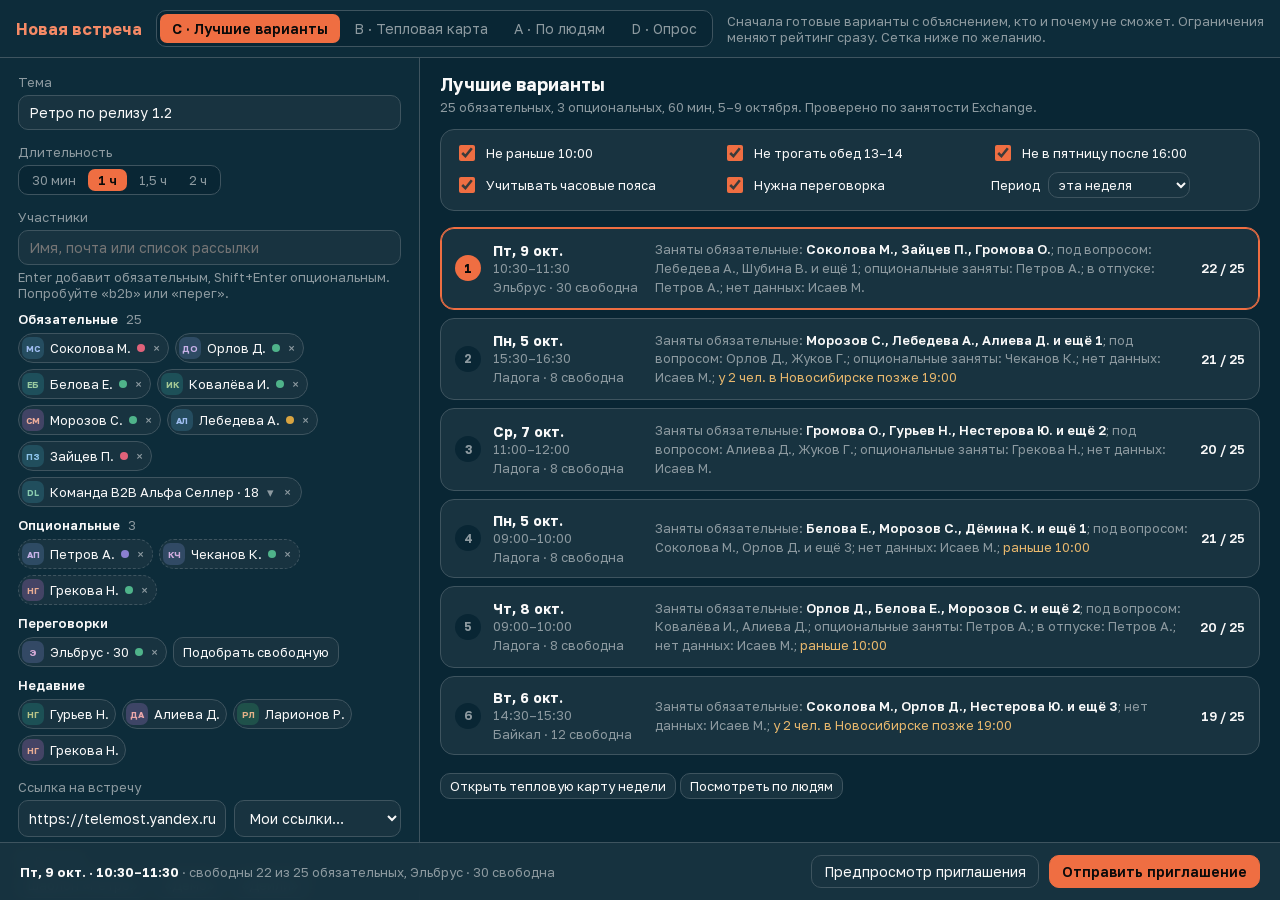
<file: web/prototypes/meeting-scheduler.html>
<!DOCTYPE html>
<html lang="ru" data-theme="navy-orange">
<head>
<meta charset="utf-8">
<meta name="viewport" content="width=device-width, initial-scale=1">
<title>AAS mail · прототип: планирование встреч</title>
<link rel="stylesheet" href="../ui-kit/fonts.css">
<link rel="stylesheet" href="../ui-kit/tokens.css">
<style>
/* Meeting scheduler for big groups: 4 throwaway variants (2026-09-29).
   A: grid by people · B: week heatmap · C: best options first · D: time poll.
   Free/busy is mocked at Exchange's own grain: one code per 30 min
   (0 free, 1 tentative, 2 busy, 3 out of office, 4 no data). */

*, *::before, *::after { box-sizing: border-box; }
html, body { height: 100%; margin: 0; }
body {
  font-family: var(--aas-font); font-size: var(--aas-t-md);
  background: var(--aas-bg); color: var(--aas-text); -webkit-font-smoothing: antialiased;
  --busy: #e0627a; --tent: #d9a441; --free: #4fb38a;
}
button, input, select, textarea { font: inherit; color: inherit; }
button { cursor: pointer; }
.root { height: 100dvh; display: flex; flex-direction: column; overflow: hidden; }

/* —— top bar —— */
.bar { flex: none; display: flex; align-items: center; gap: 14px; flex-wrap: wrap; padding: 10px 16px; border-bottom: 1px solid var(--aas-line); background: var(--aas-panel-2); }
.bar b { font-size: var(--aas-t-lg); color: var(--aas-accent-text); }
.seg { display: inline-flex; gap: 2px; padding: 3px; border-radius: var(--aas-r-md); background: var(--aas-bg); border: 1px solid var(--aas-line); }
.seg button { padding: 6px 12px; border: 0; border-radius: 7px; background: none; color: var(--aas-muted); white-space: nowrap; }
.seg button[aria-pressed="true"] { background: var(--aas-accent); color: var(--aas-on-accent); font-weight: 600; }
.seg.sm button { padding: 3px 10px; font-size: var(--aas-t-sm); }
.hint { color: var(--aas-muted); font-size: var(--aas-t-sm); }
.bar .hint { flex: 1 1 300px; }

/* —— layout —— */
.shell { flex: 1; min-height: 0; display: grid; grid-template-columns: 420px 1fr; }
.form { overflow: auto; padding: 16px 18px 90px; border-right: 1px solid var(--aas-line); background: var(--aas-panel-2); }
.main { overflow: auto; padding: 16px 20px 90px; position: relative; }
.foot {
  position: fixed; left: 0; right: 0; bottom: 0; display: flex; gap: 10px; align-items: center; justify-content: flex-end;
  padding: 12px 20px; border-top: 1px solid var(--aas-line); background: color-mix(in srgb, var(--aas-panel) 94%, transparent); backdrop-filter: blur(8px);
}
.foot .sum { margin-right: auto; font-size: var(--aas-t-sm); color: var(--aas-muted); }
.foot .sum b { color: var(--aas-text); }
@media (max-width: 980px) {
  .shell { grid-template-columns: 1fr; overflow: auto; }
  .form, .main { overflow: visible; }
  .form { border-right: 0; border-bottom: 1px solid var(--aas-line); padding-bottom: 20px; }
}

/* —— form —— */
.f { margin-bottom: 14px; }
.f > label, .lbl { display: block; font-size: var(--aas-t-sm); color: var(--aas-muted); margin-bottom: 5px; }
.in, textarea.in, select.in {
  width: 100%; padding: 8px 10px; border: 1px solid var(--aas-line); border-radius: var(--aas-r-control);
  background: var(--aas-panel); outline: none;
}
.in:focus { border-color: var(--aas-accent-text); box-shadow: var(--aas-focus-ring); }
.row2 { display: grid; grid-template-columns: 1fr 1fr; gap: 8px; }
.btn {
  display: inline-flex; align-items: center; gap: 6px; padding: 7px 12px; border-radius: var(--aas-r-md);
  border: 1px solid var(--aas-line); background: var(--aas-panel); white-space: nowrap;
}
.btn:hover { border-color: var(--aas-line-strong); }
.btn:active { transform: translateY(1px); }
.btn.pri { background: var(--aas-accent); border-color: var(--aas-accent); color: var(--aas-on-accent); font-weight: 600; }
.btn.sm { padding: 4px 9px; font-size: var(--aas-t-sm); }
.btn.ghost { border-color: transparent; background: none; color: var(--aas-accent-text); padding-inline: 4px; }
.chips { display: flex; flex-wrap: wrap; gap: 6px; }

/* people */
.who-in { position: relative; }
.sugg { position: absolute; z-index: 5; left: 0; right: 0; top: calc(100% + 4px); border: 1px solid var(--aas-line); border-radius: var(--aas-r-md); background: var(--aas-panel); box-shadow: var(--aas-shadow); overflow: hidden; }
.sugg button { display: flex; gap: 10px; align-items: center; width: 100%; padding: 8px 10px; border: 0; background: none; text-align: left; }
.sugg button:hover, .sugg button.on { background: var(--aas-accent-bg); }
.sugg small { color: var(--aas-muted); display: block; }
.grp { margin-top: 10px; }
.grp-h { display: flex; align-items: center; gap: 8px; font-size: var(--aas-t-sm); color: var(--aas-muted); margin-bottom: 6px; }
.grp-h b { color: var(--aas-text); font-weight: 600; }
.pill {
  display: inline-flex; align-items: center; gap: 6px; padding: 3px 6px 3px 3px; border-radius: var(--aas-r-pill);
  border: 1px solid var(--aas-line); background: var(--aas-panel); font-size: var(--aas-t-sm); max-width: 100%;
}
.pill.opt { border-style: dashed; }
.pill .x { border: 0; background: none; color: var(--aas-muted); padding: 0 2px; }
.pill .st { width: 8px; height: 8px; border-radius: 50%; flex: none; }
.pill.dl { padding-right: 8px; }
.av { width: 22px; height: 22px; border-radius: 7px; display: grid; place-items: center; font-size: 9px; font-weight: 700; flex: none;
  background: color-mix(in oklch, oklch(0.62 0.09 var(--h, 20)) 30%, var(--aas-panel)); color: color-mix(in oklch, oklch(0.75 0.1 var(--h, 20)) 80%, var(--aas-text)); }
.dlbox { margin-top: 6px; padding: 8px; border: 1px solid var(--aas-line); border-radius: var(--aas-r-md); background: var(--aas-panel); }
.dlbox .chips { max-height: 132px; overflow: auto; }

/* agenda */
.ag { display: grid; grid-template-columns: 1fr 64px 120px 24px; gap: 6px; align-items: center; margin-bottom: 6px; }
.ag .in { padding: 6px 8px; }
.ag .del { border: 0; background: none; color: var(--aas-muted); }
.agsum { font-size: var(--aas-t-sm); margin-top: 4px; }
.agsum.bad { color: var(--aas-danger); }

/* —— shared right-side bits —— */
h2 { margin: 0 0 4px; font-size: 1.1rem; }
.sub { color: var(--aas-muted); font-size: var(--aas-t-sm); margin-bottom: 14px; }
.toolbar { display: flex; align-items: center; gap: 10px; flex-wrap: wrap; margin-bottom: 12px; }
.legend { display: flex; gap: 12px; flex-wrap: wrap; font-size: var(--aas-t-sm); color: var(--aas-muted); }
.legend i { display: inline-block; width: 12px; height: 12px; border-radius: 3px; vertical-align: -2px; margin-right: 4px; }
.sw-busy { background: var(--busy); } .sw-tent { background: repeating-linear-gradient(135deg, var(--tent) 0 3px, transparent 3px 6px); border: 1px solid var(--tent); }
.sw-oof { background: repeating-linear-gradient(45deg, #8b7fd1 0 3px, transparent 3px 6px); border: 1px solid #8b7fd1; } .sw-nod { background: var(--aas-line); }
.sw-free { background: color-mix(in srgb, var(--free) 35%, transparent); }

/* A — grid by people */
.pg { display: grid; grid-template-columns: 240px 1fr; border: 1px solid var(--aas-line); border-radius: var(--aas-r-lg); overflow: hidden; background: var(--aas-panel); }
.pg-names, .pg-cells { min-width: 0; }
.pg-cells { overflow-x: auto; position: relative; }
.pg-hrs, .pg-row { display: grid; grid-template-columns: repeat(20, minmax(26px, 1fr)); height: 30px; }
.pg-hrs { position: sticky; top: 0; background: var(--aas-panel-2); border-bottom: 1px solid var(--aas-line); font-size: 11px; color: var(--aas-muted); }
.pg-hrs span { padding: 8px 0 0 3px; border-left: 1px solid var(--aas-line); }
.pg-hrs span:nth-child(even) { border-left-style: dotted; color: transparent; }
.pg-name { height: 30px; display: flex; align-items: center; gap: 8px; padding: 0 10px; font-size: var(--aas-t-sm); white-space: nowrap; overflow: hidden; border-bottom: 1px solid color-mix(in srgb, var(--aas-line) 50%, transparent); }
.pg-name .tz { margin-left: auto; font-size: 11px; color: var(--aas-muted); }
.pg-name.head, .pg-hrs.head { background: var(--aas-panel-2); font-weight: 600; }
.pg-name.g { color: var(--aas-muted); font-size: 11px; text-transform: uppercase; letter-spacing: .04em; background: var(--aas-bg); }
.pg-name.g button { border: 0; background: none; color: inherit; font: inherit; letter-spacing: inherit; text-transform: inherit; padding: 0; }
.pg-row { border-bottom: 1px solid color-mix(in srgb, var(--aas-line) 50%, transparent); }
.pg-row.g { background: var(--aas-bg); }
.pg-row i { margin: 5px 0; border-left: 1px solid color-mix(in srgb, var(--aas-line) 60%, transparent); }
.c0 { } .c1 { background: repeating-linear-gradient(135deg, var(--tent) 0 3px, transparent 3px 6px); }
.c2 { background: var(--busy); } .c3 { background: repeating-linear-gradient(45deg, #8b7fd1 0 3px, transparent 3px 6px); } .c4 { background: var(--aas-line); }
.pg-row.sumrow i { margin: 3px 0; }
.pg-sel { position: absolute; top: 30px; bottom: 0; border: 2px solid var(--aas-accent); border-radius: 6px; background: color-mix(in srgb, var(--aas-accent) 10%, transparent); cursor: grab; pointer-events: auto; }
.pg-sel::after { content: attr(data-t); position: absolute; top: -24px; left: -2px; padding: 2px 6px; border-radius: 5px; background: var(--aas-accent); color: var(--aas-on-accent); font-size: 11px; font-weight: 600; white-space: nowrap; }
.pg-click { position: absolute; inset: 30px 0 0 0; cursor: crosshair; }

/* B — heatmap */
.hm { display: grid; grid-template-columns: 54px repeat(5, minmax(0, 1fr)); gap: 3px; }
.hm .dh { text-align: center; font-size: var(--aas-t-sm); color: var(--aas-muted); padding-bottom: 4px; }
.hm .dh b { display: block; font-size: 1rem; color: var(--aas-text); }
.hm .dh.best b { color: var(--aas-accent-text); }
.hm .tm { font-size: 11px; color: var(--aas-muted); text-align: right; padding-right: 6px; line-height: 26px; }
.hm .tm.half { color: transparent; }
.hc {
  position: relative; height: 26px; border: 0; border-radius: 5px; padding: 0 8px; text-align: left; font-size: 11px;
  background: color-mix(in srgb, var(--busy) calc(var(--r) * 70%), var(--aas-panel)); color: var(--aas-text);
  font-variant-numeric: tabular-nums; display: flex; align-items: center; gap: 6px;
}
.hc.zero { background: color-mix(in srgb, var(--free) 28%, var(--aas-panel)); }
.hc.oof::before { content: ""; position: absolute; inset: 0; border-radius: inherit; background: repeating-linear-gradient(45deg, #8b7fd1 0 2px, transparent 2px 7px); opacity: .55; pointer-events: none; }
.hc.off { background: var(--aas-bg); color: var(--aas-muted); }
.hc.sel { outline: 2px solid var(--aas-accent); outline-offset: 1px; z-index: 1; }
.hc.selmid { outline: 2px solid var(--aas-accent); outline-offset: 1px; }
.hc:hover { filter: brightness(1.15); }
.hc .ok { font-weight: 700; }
.tip {
  position: fixed; z-index: 20; max-width: 280px; padding: 10px 12px; border-radius: var(--aas-r-md); pointer-events: none;
  background: var(--aas-panel); border: 1px solid var(--aas-line-strong); box-shadow: var(--aas-shadow); font-size: var(--aas-t-sm);
}
.tip b { display: block; margin-bottom: 4px; }
.tip div { color: var(--aas-muted); }

/* C — best options */
.cons { display: grid; grid-template-columns: repeat(auto-fit, minmax(190px, 1fr)); gap: 8px 14px; padding: 12px 14px; border: 1px solid var(--aas-line); border-radius: var(--aas-r-lg); background: var(--aas-panel); margin-bottom: 16px; }
.chk { display: flex; gap: 8px; align-items: center; font-size: var(--aas-t-sm); }
.chk input { accent-color: var(--aas-accent); width: 16px; height: 16px; }
.bo {
  display: grid; grid-template-columns: 26px 150px 1fr auto; gap: 12px; align-items: center; width: 100%;
  padding: 12px 14px; margin-bottom: 8px; border: 1px solid var(--aas-line); border-radius: var(--aas-r-lg); background: var(--aas-panel); text-align: left;
}
.bo:hover { border-color: var(--aas-line-strong); }
.bo.on { border-color: var(--aas-accent); box-shadow: inset 0 0 0 1px var(--aas-accent); }
.bo .rk { width: 26px; height: 26px; border-radius: 50%; display: grid; place-items: center; font-weight: 700; font-size: 12px; background: var(--aas-bg); color: var(--aas-muted); }
.bo.on .rk { background: var(--aas-accent); color: var(--aas-on-accent); }
.bo .when b { display: block; }
.bo .when span { font-size: var(--aas-t-sm); color: var(--aas-muted); }
.bo .why { font-size: var(--aas-t-sm); color: var(--aas-muted); line-height: 1.45; }
.bo .why strong { color: var(--aas-text); font-weight: 600; }
.bo .fit { font-size: var(--aas-t-sm); font-weight: 600; white-space: nowrap; }
.bo .room { display: inline-flex; gap: 4px; align-items: center; margin-top: 3px; font-size: 12px; color: var(--aas-muted); }
.more-grid { margin-top: 18px; }

/* D — poll */
.pollgrid { display: grid; grid-template-columns: minmax(0, 1fr) minmax(0, 1fr); gap: 16px; }
@media (max-width: 1250px) { .pollgrid { grid-template-columns: 1fr; } }
.card { border: 1px solid var(--aas-line); border-radius: var(--aas-r-lg); background: var(--aas-panel); padding: 14px; }
.card h3 { margin: 0 0 10px; font-size: var(--aas-t-lg); }
.pchoice { display: flex; gap: 10px; align-items: center; padding: 8px 0; border-bottom: 1px solid color-mix(in srgb, var(--aas-line) 60%, transparent); font-size: var(--aas-t-sm); }
.pchoice:last-child { border-bottom: 0; }
.letter { border-radius: var(--aas-r-md); background: #fff; color: #1f2328; padding: 14px 16px; font-size: 13px; line-height: 1.5; }
.letter .vb { display: flex; gap: 6px; margin: 4px 0 10px; }
.letter .vb span { padding: 3px 10px; border-radius: 6px; border: 1px solid #cfd4da; font-size: 12px; }
.votes { width: 100%; border-collapse: collapse; font-size: var(--aas-t-sm); }
.votes th, .votes td { padding: 7px 6px; text-align: left; }
.votes th { color: var(--aas-muted); font-weight: 500; }
.votes tr + tr td { border-top: 1px solid color-mix(in srgb, var(--aas-line) 60%, transparent); }
.votes .n { font-variant-numeric: tabular-nums; }
.votes tr.win td { background: var(--aas-accent-bg); }
.votes tr.win td:first-child { border-radius: 8px 0 0 8px; } .votes tr.win td:last-child { border-radius: 0 8px 8px 0; }
.stack { display: flex; height: 8px; border-radius: 4px; overflow: hidden; min-width: 120px; gap: 2px; }
.stack i { display: block; }

/* modal (preview / tracking) */
.veil { position: fixed; inset: 0; z-index: 30; background: rgb(0 0 0 / 45%); display: grid; place-items: center; padding: 16px; }
.sheet { width: min(720px, 100%); max-height: 88dvh; overflow: auto; border-radius: var(--aas-r-lg); background: var(--aas-panel); border: 1px solid var(--aas-line); box-shadow: var(--aas-shadow); padding: 18px 20px; }
.sheet h3 { margin: 0 0 4px; }
.sheet .acts { display: flex; justify-content: flex-end; gap: 8px; margin-top: 16px; }
.rsp { display: grid; grid-template-columns: repeat(4, 1fr); gap: 8px; margin: 12px 0; }
.rsp button { padding: 10px; border-radius: var(--aas-r-md); border: 1px solid var(--aas-line); background: var(--aas-bg); text-align: left; }
.rsp button[aria-pressed="true"] { border-color: var(--aas-accent); }
.rsp b { display: block; font-size: 1.3rem; font-variant-numeric: tabular-nums; }
.rsp span { font-size: var(--aas-t-sm); color: var(--aas-muted); }
.plist { columns: 2 220px; font-size: var(--aas-t-sm); }
.plist div { display: flex; gap: 8px; align-items: center; padding: 4px 0; break-inside: avoid; }
.plist em { font-style: normal; color: var(--aas-muted); margin-left: auto; font-size: 12px; }
.toast { position: fixed; z-index: 40; left: 50%; bottom: 76px; transform: translateX(-50%); padding: 9px 14px; border-radius: var(--aas-r-md); background: var(--aas-panel); border: 1px solid var(--aas-line-strong); box-shadow: var(--aas-shadow); font-size: var(--aas-t-sm); }
.warn { color: var(--aas-warning-text); }
[hidden] { display: none !important; }
@media (prefers-reduced-motion: no-preference) { .bo, .hc, .btn { transition: border-color .15s, filter .15s, transform .1s; } }
</style>
</head>
<body class="theme-bank">
<div class="root">
  <div class="bar">
    <b>Новая встреча</b>
    <div class="seg" role="group" aria-label="Вариант">
      <button data-v="C" aria-pressed="true">C · Лучшие варианты</button>
      <button data-v="B" aria-pressed="false">B · Тепловая карта</button>
      <button data-v="A" aria-pressed="false">A · По людям</button>
      <button data-v="D" aria-pressed="false">D · Опрос</button>
    </div>
    <div class="hint" id="hint"></div>
  </div>

  <div class="shell">
    <!-- shared meeting form -->
    <div class="form">
      <div class="f"><label for="ttl">Тема</label><input class="in" id="ttl" value="Ретро по релизу 1.2"></div>
      <div class="f"><span class="lbl">Длительность</span>
        <div class="seg sm" id="dur" role="group" aria-label="Длительность">
          <button data-d="1" aria-pressed="false">30 мин</button><button data-d="2" aria-pressed="true">1 ч</button>
          <button data-d="3" aria-pressed="false">1,5 ч</button><button data-d="4" aria-pressed="false">2 ч</button></div></div>

      <div class="f"><label for="who">Участники</label>
        <div class="who-in"><input class="in" id="who" placeholder="Имя, почта или список рассылки" autocomplete="off">
          <div class="sugg" id="sugg" hidden></div></div>
        <div class="hint" style="margin-top:4px">Enter добавит обязательным, Shift+Enter опциональным. Попробуйте «b2b» или «перег».</div>
        <div id="groups"></div>
      </div>

      <div class="f"><label for="loc">Ссылка на встречу</label>
        <div class="row2" style="grid-template-columns:1fr auto"><input class="in" id="loc" value="https://telemost.yandex.ru/j/5528190417">
          <select class="in" id="links" style="width:auto"><option>Мои ссылки…</option><option>Telemost · личная</option><option>KTalk · команда</option></select></div></div>

      <div class="f"><span class="lbl">Повестка</span>
        <div class="chips" style="margin-bottom:8px">
          <button class="btn sm" data-tpl="retro">Шаблон «Ретро»</button><button class="btn sm" data-tpl="demo">«Демо»</button><button class="btn sm" data-tpl="daily">«Дейли»</button></div>
        <div id="agenda"></div>
        <button class="btn ghost sm" id="agadd">+ пункт</button>
        <div class="agsum" id="agsum"></div>
      </div>

      <div class="f"><label for="note">Описание для участников</label>
        <textarea class="in" id="note" rows="3">Разбираем, что получилось, что нет, и что меняем в процессе к следующему релизу. Доска для заметок будет в ссылке.</textarea></div>
      <div class="f"><span class="lbl">Вложения</span><button class="btn sm">Прикрепить файл</button> <span class="hint">retro-board.pdf, 1,2 МБ</span></div>

      <div class="f">
        <div class="row2">
          <div><label class="lbl" for="rep">Повторять</label><select class="in" id="rep"><option>Не повторять</option><option>Каждую неделю</option><option>Каждые 2 недели</option><option>Каждый месяц</option></select></div>
          <div><label class="lbl" for="rem">Напомнить</label><select class="in" id="rem"><option>За 5 мин</option><option selected>За 15 мин</option><option>За 1 ч</option><option>Не напоминать</option></select></div>
        </div>
      </div>
      <label class="chk"><input type="checkbox"> Ответ не требуется (информационная встреча)</label>
      <label class="chk" style="margin-top:6px"><input type="checkbox" checked> Разрешить предлагать другое время</label>
      <label class="chk" style="margin-top:6px"><input type="checkbox"> Скрыть список участников друг от друга</label>
    </div>

    <!-- variant area -->
    <div class="main" id="main"></div>
  </div>

  <div class="foot">
    <div class="sum" id="fsum"></div>
    <button class="btn" id="prev">Предпросмотр приглашения</button>
    <button class="btn pri" id="send">Отправить приглашение</button>
  </div>
</div>
<div class="tip" id="tip" hidden></div>
<div id="modal"></div>

<script>
/* ---------- mock directory ---------- */
const FIRST = ['Мария', 'Дмитрий', 'Екатерина', 'Алексей', 'Ирина', 'Сергей', 'Анна', 'Павел', 'Ольга', 'Никита', 'Юлия', 'Артём', 'Дарья', 'Игорь', 'Вера', 'Тимур', 'Полина', 'Роман', 'Софья', 'Глеб', 'Алина', 'Максим', 'Ксения', 'Степан', 'Лариса', 'Владислав', 'Марина', 'Кирилл', 'Нина', 'Фёдор'];
const LAST = ['Соколова', 'Орлов', 'Белова', 'Петров', 'Ковалёва', 'Морозов', 'Лебедева', 'Зайцев', 'Громова', 'Гурьев', 'Нестерова', 'Власов', 'Алиева', 'Кравцов', 'Шубина', 'Мирзоев', 'Тихонова', 'Ларионов', 'Руденко', 'Жуков', 'Фомина', 'Исаев', 'Дёмина', 'Сорокин', 'Ефимова', 'Бойко', 'Панова', 'Чеканов', 'Грекова', 'Мамаджанов'];
const TZ = {5: '+4 ч', 11: '+4 ч', 19: '+2 ч'};           // people outside Moscow: their clock is shifted
const hue = s => { let h = 0; for (const ch of s) h = (h * 31 + ch.codePointAt(0)) >>> 0; return h % 360; };
const P = FIRST.map((f, i) => ({ id: 'p' + i, name: `${f} ${LAST[i]}`, short: `${LAST[i]} ${f[0]}.`, ini: f[0] + LAST[i][0], tz: TZ[i] || '' }));
const ROOMS = [
  { id: 'r0', name: 'Переговорная «Байкал», 12 мест', short: 'Байкал · 12', room: true, ini: 'Б' },
  { id: 'r1', name: 'Переговорная «Эльбрус», 30 мест', short: 'Эльбрус · 30', room: true, ini: 'Э' },
  { id: 'r2', name: 'Переговорная «Ладога», 8 мест', short: 'Ладога · 8', room: true, ini: 'Л' },
];
const DL = { id: 'dl0', name: 'Команда B2B Альфа Селлер', members: P.slice(8, 26).map(p => p.id), dl: true };
const ALL = [...P, ...ROOMS];
const byId = id => ALL.find(x => x.id === id);

/* ---------- mock free/busy: Mon 5 – Fri 9 Oct, 09:00–19:00, 20 half-hours a day ---------- */
const DAYS = [{ d: 5, wd: 'Пн' }, { d: 6, wd: 'Вт' }, { d: 7, wd: 'Ср' }, { d: 8, wd: 'Чт' }, { d: 9, wd: 'Пт' }];
const SL = 20;
const tOf = s => `${String(9 + Math.floor(s / 2)).padStart(2, '0')}:${s % 2 ? '30' : '00'}`;
function rng(seed) { return () => { seed |= 0; seed = seed + 0x6D2B79F5 | 0; let t = Math.imul(seed ^ seed >>> 15, 1 | seed); t = t + Math.imul(t ^ t >>> 7, 61 | t) ^ t; return ((t ^ t >>> 14) >>> 0) / 4294967296; }; }
const FB = {};
ALL.forEach((x, i) => {
  const r = rng(i * 7919 + 17), busyP = x.room ? .25 : i < 8 ? .26 : .12;
  FB[x.id] = DAYS.map((_, di) => {
    const a = Array(SL).fill(0);
    for (let s = 0; s < SL;) {
      const lunch = s >= 8 && s < 10;
      if (r() < (lunch ? busyP + .25 : busyP)) { const len = 1 + Math.floor(r() * 3), c = r() < .18 ? 1 : 2; for (let k = 0; k < len && s < SL; k++) a[s++] = c; }
      else s++;
    }
    return a;
  });
});
FB.p3[3] = Array(SL).fill(3); FB.p3[4] = Array(SL).fill(3);   // Алексей Петров: вне офиса Чт–Пт
FB.p21 = FB.p21.map(d => d.map(() => 4));                     // внешний адрес: занятость не отдаётся
// Keep a clean window so the ranking has a real winner: Wed 11:00–12:00.
['p0', 'p1', 'p2', 'p4', 'p5', 'p6', 'p7', 'r1'].forEach(id => { FB[id][2][4] = 0; FB[id][2][5] = 0; });

/* ---------- meeting state ---------- */
const S = {
  v: 'C', dur: 2,
  req: ['p0', 'p1', 'p2', 'p4', 'p5', 'p6', 'p7'], opt: ['p3', 'p27', 'p28'], dls: [{ ...DL, open: false, role: 'req' }], rooms: ['r1'],
  pick: { day: 2, s: 4 }, aDay: 2, collapsed: {},
  cons: { notBefore10: true, lunch: true, friLate: true, tz: true, room: true, range: 'week' },
  agenda: [], poll: new Set(), sent: false, filter: 'none',
};
const reqPeople = () => [...new Set([...S.req, ...S.dls.filter(d => d.role === 'req').flatMap(d => d.members)])];
const optPeople = () => S.opt.filter(id => !reqPeople().includes(id));
const everyone = () => [...reqPeople(), ...optPeople()];

/* ---------- scoring ---------- */
const codeAt = (id, day, s) => FB[id]?.[day]?.[s] ?? 4;
const worst = (id, day, s, n) => { let w = 0; for (let k = 0; k < n; k++) { const c = codeAt(id, day, s + k); if (c === 2 || c === 3) return c; if (c === 1) w = Math.max(w, 1); if (c === 4 && w === 0) w = 4; } return w; };
function slotInfo(day, s, n = S.dur) {
  const req = reqPeople(), opt = optPeople();
  const busy = ids => ids.filter(id => [2, 3].includes(worst(id, day, s, n)));
  const tent = ids => ids.filter(id => worst(id, day, s, n) === 1);
  const rb = busy(req), ob = busy(opt), rt = tent(req), nd = req.filter(id => worst(id, day, s, n) === 4);
  const oof = [...rb, ...ob].filter(id => worst(id, day, s, n) === 3);
  const rooms = ROOMS.filter(r => worst(r.id, day, s, n) === 0);
  const pen = [];
  if (S.cons.notBefore10 && s < 2) pen.push('раньше 10:00');
  if (S.cons.lunch && s < 10 && s + n > 8) pen.push('задевает обед');
  if (S.cons.friLate && day === 4 && s + n > 14) pen.push('пятница после 16:00');
  const tzOut = S.cons.tz ? req.filter(id => byId(id).tz === '+4 ч' && s + n > 12) : [];   // 19:00 for them
  if (tzOut.length) pen.push(`у ${tzOut.length} чел. в Новосибирске позже 19:00`);
  if (S.cons.room && !rooms.length) pen.push('нет свободной переговорки');
  const score = rb.length * 10 + rt.length * 3 + ob.length * 2 + pen.length * 6 + (s + n > SL ? 99 : 0);
  return { rb, ob, rt, nd, oof, rooms, pen, score, req, opt };
}
function best(k = 6) {
  const out = [];
  DAYS.forEach((_, day) => { for (let s = 0; s + S.dur <= SL; s++) out.push({ day, s, ...slotInfo(day, s) }); });
  out.sort((a, b) => a.score - b.score || a.day - b.day || a.s - b.s);
  const picked = [];
  for (const o of out) { if (picked.every(p => p.day !== o.day || Math.abs(p.s - o.s) >= S.dur)) picked.push(o); if (picked.length === k) break; }
  return picked;
}
const when = (day, s, n = S.dur) => `${DAYS[day].wd}, ${DAYS[day].d} окт. · ${tOf(s)}–${tOf(s + n)}`;
const names = (ids, max = 3) => { const n = ids.map(id => byId(id).short); return n.length > max ? n.slice(0, max).join(', ') + ` и ещё ${n.length - max}` : n.join(', '); };
const plural = (n, a, b, c) => { const d = n % 10, h = n % 100; return d === 1 && h !== 11 ? a : d >= 2 && d <= 4 && (h < 12 || h > 14) ? b : c; };
const av = x => `<span class="av" style="--h:${hue(x.name)}">${x.ini}</span>`;
const $ = s => document.querySelector(s);

/* ---------- form: people ---------- */
const stDot = id => { const c = worst(id, S.pick.day, S.pick.s, S.dur); const col = { 0: 'var(--free)', 1: 'var(--tent)', 2: 'var(--busy)', 3: '#8b7fd1', 4: 'var(--aas-line-strong)' }[c];
  const t = { 0: 'свободен', 1: 'под вопросом', 2: 'занят', 3: 'вне офиса', 4: 'нет данных' }[c]; return `<span class="st" style="background:${col}" title="${t} в выбранное время"></span>`; };
const pill = (id, role) => { const x = byId(id); return `<span class="pill ${role === 'opt' ? 'opt' : ''}">${av(x)}${x.room ? x.short : x.short}${stDot(id)}<button class="x" data-rm="${id}" data-role="${role}" aria-label="Убрать ${x.name}">×</button></span>`; };
function renderGroups() {
  const req = S.req.map(id => pill(id, 'req')).join('');
  const dls = S.dls.map((d, i) => {
    const busy = d.members.filter(id => [2, 3].includes(worst(id, S.pick.day, S.pick.s, S.dur))).length;
    return `<span class="pill dl"><span class="av" style="--h:200">DL</span>${d.name} · ${d.members.length}
      <button class="x" data-dl="${i}" title="Показать участников">${d.open ? '▴' : '▾'}</button><button class="x" data-rmdl="${i}" aria-label="Убрать список">×</button></span>
      ${d.open ? `<div class="dlbox"><div class="hint" style="margin-bottom:6px">Список раскрыт: ${d.members.length} чел., в выбранное время заняты ${busy}. Можно убрать лишних или сделать их опциональными.</div>
        <div class="chips">${d.members.map(id => pill(id, 'dl' + i)).join('')}</div></div>` : ''}`;
  }).join('');
  $('#groups').innerHTML = `
    <div class="grp"><div class="grp-h"><b>Обязательные</b> ${reqPeople().length}</div><div class="chips">${req}${dls}</div></div>
    <div class="grp"><div class="grp-h"><b>Опциональные</b> ${optPeople().length}</div><div class="chips">${S.opt.map(id => pill(id, 'opt')).join('') || '<span class="hint">нет</span>'}</div></div>
    <div class="grp"><div class="grp-h"><b>Переговорки</b></div><div class="chips">${S.rooms.map(id => pill(id, 'room')).join('')}
      <button class="btn sm" data-roomfind>Подобрать свободную</button></div></div>
    <div class="grp"><div class="grp-h"><b>Недавние</b></div><div class="chips">${['p9', 'p12', 'p17', 'p28'].map(id => { const x = byId(id); return `<button class="pill" data-add="${id}">${av(x)}${x.short}</button>`; }).join('')}</div></div>`;
}
function suggest(q) {
  q = q.trim().toLowerCase(); const box = $('#sugg');
  if (!q) { box.hidden = true; return; }
  const hits = [];
  if ('команда b2b альфа селлер список рассылки'.includes(q) || q.startsWith('b2b')) hits.push({ id: DL.id, name: DL.name, sub: `список рассылки · ${DL.members.length} чел.`, ini: 'DL' });
  ALL.filter(x => x.name.toLowerCase().includes(q) && !everyone().includes(x.id) && !S.rooms.includes(x.id)).slice(0, 5)
    .forEach(x => hits.push({ id: x.id, name: x.name, sub: x.room ? 'переговорная' : `${x.name.split(' ')[0].toLowerCase()}.${x.id}@alfabank.ru`, ini: x.ini }));
  box.innerHTML = hits.map((h, i) => `<button data-add="${h.id}" class="${i ? '' : 'on'}"><span class="av" style="--h:${hue(h.name)}">${h.ini}</span><span>${h.name}<small>${h.sub}</small></span></button>`).join('') || '<div class="hint" style="padding:8px 10px">Никого не нашла. Можно вписать почту целиком.</div>';
  box.hidden = false;
}
function addPerson(id, optional) {
  if (id === DL.id) { if (!S.dls.length) S.dls.push({ ...DL, open: true, role: 'req' }); }
  else if (byId(id)?.room) { if (!S.rooms.includes(id)) S.rooms.push(id); }
  else if (!everyone().includes(id)) (optional ? S.opt : S.req).push(id);
  $('#who').value = ''; $('#sugg').hidden = true; render();
}

/* ---------- form: agenda ---------- */
const TPL = {
  retro: [['Что получилось', 15, 'p0'], ['Что не получилось', 15, 'p1'], ['Что меняем к следующему релизу', 20, 'p2'], ['Ответственные и сроки', 10, 'p0']],
  demo: [['Показ фичи', 20, 'p4'], ['Вопросы', 10, 'p0'], ['Решение о запуске', 10, 'p1']],
  daily: [['Вчера / сегодня / блокеры', 10, ''], ['Разбор блокеров', 5, '']],
};
S.agenda = TPL.retro.map(a => [...a]);
function renderAgenda() {
  const ppl = reqPeople().slice(0, 12);
  $('#agenda').innerHTML = S.agenda.map((a, i) => `<div class="ag">
    <input class="in" data-ag="${i}" data-k="0" value="${a[0]}" aria-label="Пункт ${i + 1}">
    <input class="in" data-ag="${i}" data-k="1" type="number" min="5" step="5" value="${a[1]}" aria-label="Минут">
    <select class="in" data-ag="${i}" data-k="2" aria-label="Ответственный"><option value="">Кто ведёт</option>${ppl.map(id => `<option value="${id}" ${a[2] === id ? 'selected' : ''}>${byId(id).short}</option>`).join('')}</select>
    <button class="del" data-agdel="${i}" aria-label="Удалить пункт">×</button></div>`).join('');
  paintAgSum();
}
function paintAgSum() {
  const sum = S.agenda.reduce((t, a) => t + (+a[1] || 0), 0), len = S.dur * 30, el = $('#agsum');
  el.className = 'agsum' + (sum > len ? ' bad' : '');
  el.textContent = sum > len ? `Пункты занимают ${sum} мин, а встреча ${len}. Сократите повестку или продлите встречу.` : `${sum} из ${len} мин расписано${sum < len ? `, ${len - sum} мин в запасе` : ''}.`;
}

/* ---------- variants ---------- */
const HINTS = {
  C: 'Сначала готовые варианты с объяснением, кто и почему не сможет. Ограничения меняют рейтинг сразу. Сетка ниже по желанию.',
  B: 'Неделя целиком: в ячейке число занятых обязательных, цвет усиливает, штриховка = отпуск. Наведение покажет, кто именно.',
  A: 'Строка на человека, получасы дня. Тяните рамку или кликайте по времени. Списки рассылки сворачиваются в одну строку.',
  D: 'Когда занятость недоступна (Seller, внешние, 50+ человек): отправьте 3–5 вариантов на голосование и выберите победителя.',
};
function renderC() {
  const list = best(6);
  const c = S.cons;
  const box = (k, t) => `<label class="chk"><input type="checkbox" data-con="${k}" ${c[k] ? 'checked' : ''}> ${t}</label>`;
  return `<h2>Лучшие варианты</h2><div class="sub">${reqPeople().length} обязательных, ${optPeople().length} опциональных, ${S.dur * 30} мин, 5–9 октября. Проверено по занятости Exchange.</div>
    <div class="cons">${box('notBefore10', 'Не раньше 10:00')}${box('lunch', 'Не трогать обед 13–14')}${box('friLate', 'Не в пятницу после 16:00')}${box('tz', 'Учитывать часовые пояса')}${box('room', 'Нужна переговорка')}
      <label class="chk">Период <select class="in" style="width:auto;padding:3px 6px" data-con="range"><option value="week">эта неделя</option><option>2 недели</option><option>до конца месяца</option></select></label></div>
    ${list.map((o, i) => {
      const on = o.day === S.pick.day && o.s === S.pick.s;
      const free = o.req.length - o.rb.length;
      const parts = [];
      parts.push(o.rb.length ? `Заняты обязательные: <strong>${names(o.rb)}</strong>` : `<strong>Все ${o.req.length} обязательных свободны</strong>`);
      if (o.rt.length) parts.push(`под вопросом: ${names(o.rt, 2)}`);
      if (o.ob.length) parts.push(`опциональные заняты: ${names(o.ob, 2)}`);
      if (o.oof.length) parts.push(`в отпуске: ${names(o.oof, 2)}`);
      if (o.nd.length) parts.push(`нет данных: ${names(o.nd, 2)}`);
      if (o.pen.length) parts.push(`<span class="warn">${o.pen.join(', ')}</span>`);
      return `<button class="bo ${on ? 'on' : ''}" data-pick="${o.day},${o.s}">
        <span class="rk">${i + 1}</span>
        <span class="when"><b>${DAYS[o.day].wd}, ${DAYS[o.day].d} окт.</b><span>${tOf(o.s)}–${tOf(o.s + S.dur)}</span>
          ${o.rooms.length ? `<span class="room">${o.rooms[o.rooms.length - 1].short} свободна</span>` : ''}</span>
        <span class="why">${parts.join('; ')}</span>
        <span class="fit">${free} / ${o.req.length}</span></button>`;
    }).join('')}
    <div class="more-grid"><button class="btn sm" data-v="B">Открыть тепловую карту недели</button> <button class="btn sm" data-v="A">Посмотреть по людям</button></div>`;
}
function renderB() {
  const req = reqPeople().length;
  const dayBest = DAYS.map((_, d) => Math.min(...Array.from({ length: SL - S.dur + 1 }, (_, s) => slotInfo(d, s).rb.length)));
  const top = Math.min(...dayBest);
  const all = []; DAYS.forEach((_, d) => { for (let s = 0; s + S.dur <= SL; s++) { const o = slotInfo(d, s); all.push(o.rb.length + (S.filter === 'opt' ? o.ob.length : 0)); } });
  const lo = Math.min(...all), hi = Math.max(...all);
  let h = `<h2>Тепловая карта недели</h2><div class="sub">Число в ячейке: сколько из ${req} обязательных заняты, если начать в это время и идти ${S.dur * 30} мин.</div>
    <div class="toolbar"><div class="legend"><span><i class="sw-free"></i>все свободны</span><span><i class="sw-busy"></i>чем темнее, тем больше занятых</span><span><i class="sw-oof"></i>кто-то в отпуске</span></div>
    <span style="margin-left:auto" class="seg sm" role="group" aria-label="Кого учитывать"><button data-hf="none" aria-pressed="${S.filter === 'none'}">Только обязательные</button><button data-hf="opt" aria-pressed="${S.filter === 'opt'}">+ опциональные</button></span></div>
    <div class="hm"><div></div>${DAYS.map((d, i) => `<div class="dh ${dayBest[i] === top ? 'best' : ''}">${d.wd}<b>${d.d}</b></div>`).join('')}`;
  for (let s = 0; s < SL; s++) {
    h += `<div class="tm ${s % 2 ? 'half' : ''}">${tOf(s)}</div>`;
    DAYS.forEach((_, d) => {
      if (s + S.dur > SL) { h += `<button class="hc off" disabled>…</button>`; return; }
      const o = slotInfo(d, s); const n = o.rb.length + (S.filter === 'opt' ? o.ob.length : 0), tot = req + (S.filter === 'opt' ? o.opt.length : 0);
      const inSel = d === S.pick.day && s >= S.pick.s && s < S.pick.s + S.dur;
      h += `<button class="hc ${n ? '' : 'zero'} ${o.oof.some(id => S.filter === 'opt' || o.req.includes(id)) ? 'oof' : ''} ${inSel ? 'sel' : ''}" style="--r:${hi > lo ? .08 + .92 * (n - lo) / (hi - lo) : 0}" data-pick="${d},${s}" data-tip="${d},${s}"
        aria-label="${when(d, s)}: заняты ${n} из ${tot}">${n ? `${n}<span style="opacity:.7">/${tot}</span>` : '<span class="ok">все</span>'}${o.pen.length ? ' <span class="warn" aria-hidden="true">!</span>' : ''}</button>`;
    });
  }
  return h + '</div>';
}
function renderA() {
  const d = S.aDay, rows = [];
  const grp = (key, title, ids, extra = '') => {
    if (!ids.length) return;
    const col = S.collapsed[key];
    rows.push({ g: true, key, title: `${col ? '▸' : '▾'} ${title} · ${ids.length}${extra}`, ids });
    if (!col) ids.forEach(id => rows.push({ id }));
  };
  grp('req', 'Обязательные', S.req);
  S.dls.filter(x => x.role === 'req').forEach((x, i) => grp('dl' + i, x.name, x.members.filter(id => !S.req.includes(id))));
  grp('opt', 'Опциональные', optPeople());
  grp('room', 'Переговорки', S.rooms);
  const sumCodes = Array.from({ length: SL }, (_, s) => { const b = reqPeople().filter(id => [2, 3].includes(codeAt(id, d, s))).length; return b; });
  const reqN = reqPeople().length;
  const names = [`<div class="pg-name head">${DAYS[d].wd}, ${DAYS[d].d} окт.</div>`, `<div class="pg-name head">Все обязательные</div>`];
  const cells = [`<div class="pg-hrs">${Array.from({ length: SL }, (_, s) => `<span>${tOf(s)}</span>`).join('')}</div>`,
    `<div class="pg-row sumrow">${sumCodes.map(b => `<i style="background:${b ? `color-mix(in srgb, var(--busy) ${Math.min(90, 20 + b / reqN * 200)}%, transparent)` : 'color-mix(in srgb, var(--free) 35%, transparent)'}" title="заняты ${b} из ${reqN}"></i>`).join('')}</div>`];
  rows.forEach(r => {
    if (r.g) {
      names.push(`<div class="pg-name g"><button data-col="${r.key}">${r.title}</button></div>`);
      const agg = Array.from({ length: SL }, (_, s) => r.ids.filter(id => [2, 3].includes(codeAt(id, d, s))).length);
      cells.push(`<div class="pg-row g">${S.collapsed[r.key] ? agg.map(b => `<i style="background:${b ? `color-mix(in srgb, var(--busy) ${Math.min(90, 15 + b / r.ids.length * 180)}%, transparent)` : 'transparent'}" title="заняты ${b} из ${r.ids.length}"></i>`).join('') : '<i></i>'.repeat(SL)}</div>`);
    } else {
      const x = byId(r.id);
      names.push(`<div class="pg-name">${av(x)}${x.room ? x.short : x.name}${x.tz ? `<span class="tz">${x.tz}</span>` : ''}</div>`);
      cells.push(`<div class="pg-row">${FB[r.id][d].map(c => `<i class="c${c}"></i>`).join('')}</div>`);
    }
  });
  const on = S.pick.day === d;
  return `<h2>По людям</h2><div class="sub">Строки с группами сворачиваются. Серая строка «Все обязательные» показывает, где свободно у всех.</div>
    <div class="toolbar"><div class="seg sm" role="group" aria-label="День">${DAYS.map((x, i) => `<button data-aday="${i}" aria-pressed="${i === d}">${x.wd} ${x.d}</button>`).join('')}</div>
      <div class="legend"><span><i class="sw-busy"></i>занят</span><span><i class="sw-tent"></i>под вопросом</span><span><i class="sw-oof"></i>вне офиса</span><span><i class="sw-nod"></i>нет данных</span></div></div>
    <div class="pg"><div class="pg-names">${names.join('')}</div>
      <div class="pg-cells" id="pgc">${cells.join('')}<div class="pg-click" id="pgclick"></div>
        ${on ? `<div class="pg-sel" id="pgsel" style="left:${S.pick.s / SL * 100}%;width:${S.dur / SL * 100}%" data-t="${tOf(S.pick.s)}–${tOf(S.pick.s + S.dur)}"></div>` : ''}</div></div>`;
}
function renderD() {
  if (!S.poll.size) best(4).forEach(o => S.poll.add(`${o.day},${o.s}`));
  const opts = [...S.poll].map(k => k.split(',').map(Number)).sort((a, b) => a[0] - b[0] || a[1] - b[1]);
  const cand = best(8);
  const tot = everyone().length;
  const votes = opts.map(([d, s], i) => { const r = rng(d * 31 + s); const yes = Math.round(tot * (.45 + r() * .4)), maybe = Math.round((tot - yes) * r() * .6); return { d, s, yes, maybe, no: Math.max(0, Math.round((tot - yes - maybe) * .5)) }; });
  const answered = Math.round(tot * .72), win = votes.reduce((a, b) => (b.yes + b.maybe * .5 > a.yes + a.maybe * .5 ? b : a), votes[0]);
  return `<h2>Опрос по времени</h2><div class="sub">Для групп, где занятость не видна: Seller (Stalwart), внешние участники, большие рассылки.</div>
    <div class="pollgrid">
      <div class="card"><h3>Варианты в опросе</h3>
        ${cand.map(o => { const k = `${o.day},${o.s}`; return `<label class="pchoice"><input type="checkbox" data-poll="${k}" ${S.poll.has(k) ? 'checked' : ''}> <b>${when(o.day, o.s)}</b><span class="hint" style="margin-left:auto">${o.rb.length ? `заняты ${o.rb.length}` : 'все свободны'}</span></label>`; }).join('')}
        <div class="row2" style="margin-top:10px"><div><span class="lbl">Собрать ответы до</span><select class="in"><option>Пт, 2 окт., 18:00</option><option>Пн, 5 окт., 12:00</option></select></div>
          <div><span class="lbl">Когда все ответят</span><select class="in"><option>Создать встречу сама</option><option>Спросить меня</option></select></div></div></div>
      <div class="card"><h3>Так увидят участники</h3><div class="letter"><b>${$('#ttl').value}</b><br>Выберите удобное время, отметьте все подходящие варианты.<br><br>
        ${opts.map(([d, s]) => `${when(d, s)}<div class="vb"><span>Подходит</span><span>Если нужно</span><span>Не могу</span></div>`).join('')}
        <span style="color:#66707a;font-size:12px">Ответ уходит одним письмом, приложение соберёт голоса само.</span></div></div>
      <div class="card" style="grid-column:1/-1"><h3>Ответы: ${answered} из ${tot}</h3>
        <table class="votes"><tr><th>Время</th><th>Подходит</th><th>Если нужно</th><th>Не могу</th><th></th><th></th></tr>
        ${votes.map(v => `<tr class="${v === win ? 'win' : ''}"><td><b>${when(v.d, v.s)}</b></td><td class="n">${v.yes}</td><td class="n">${v.maybe}</td><td class="n">${v.no}</td>
          <td><span class="stack" aria-hidden="true"><i style="flex:${v.yes};background:var(--free)"></i><i style="flex:${v.maybe};background:var(--tent)"></i><i style="flex:${v.no};background:var(--busy)"></i></span></td>
          <td>${v === win ? `<button class="btn sm pri" data-pick="${v.d},${v.s}" data-win>Назначить</button>` : `<button class="btn sm" data-pick="${v.d},${v.s}">Выбрать</button>`}</td></tr>`).join('')}
        </table><div class="hint" style="margin-top:8px">Не ответили ${tot - answered}. <button class="btn ghost sm" data-remind>Напомнить им</button></div></div>
    </div>`;
}

/* ---------- render ---------- */
function render() {
  document.querySelectorAll('.bar .seg button').forEach(b => b.setAttribute('aria-pressed', b.dataset.v === S.v));
  document.querySelectorAll('#dur button').forEach(b => b.setAttribute('aria-pressed', +b.dataset.d === S.dur));
  $('#hint').textContent = HINTS[S.v];
  renderGroups();
  const keep = $('#main').scrollTop;
  $('#main').innerHTML = { A: renderA, B: renderB, C: renderC, D: renderD }[S.v]();
  $('#main').scrollTop = keep;
  const o = slotInfo(S.pick.day, S.pick.s);
  $('#fsum').innerHTML = `<b>${when(S.pick.day, S.pick.s)}</b> · свободны ${o.req.length - o.rb.length} из ${o.req.length} обязательных${o.rooms.some(r => S.rooms.includes(r.id)) ? `, ${byId(S.rooms[0]).short} свободна` : S.rooms.length ? ', <span class="warn">переговорка занята</span>' : ''}`;
  paintAgSum();
  bindDrag();
}
function bindDrag() {
  const click = $('#pgclick'), sel = $('#pgsel'), cellsEl = $('#pgc'); if (!click) return;
  const slotAt = x => { const r = cellsEl.getBoundingClientRect(); return Math.max(0, Math.min(SL - S.dur, Math.floor((x - r.left + cellsEl.scrollLeft) / (cellsEl.scrollWidth / SL)))); };
  click.onclick = e => { S.pick = { day: S.aDay, s: slotAt(e.clientX) }; render(); };
  if (sel) sel.onpointerdown = e => {
    sel.setPointerCapture(e.pointerId); const off = slotAt(e.clientX) - S.pick.s;
    sel.onpointermove = m => { const s = Math.max(0, Math.min(SL - S.dur, slotAt(m.clientX) - off)); if (s !== S.pick.s) { S.pick.s = s; sel.style.left = s / SL * 100 + '%'; sel.dataset.t = `${tOf(s)}–${tOf(s + S.dur)}`; } };
    sel.onpointerup = () => { sel.onpointermove = null; render(); };
  };
}
function toast(t) { const el = document.createElement('div'); el.className = 'toast'; el.setAttribute('role', 'status'); el.textContent = t; document.body.appendChild(el); setTimeout(() => el.remove(), 2600); }

/* ---------- preview + tracking ---------- */
function preview() {
  const o = slotInfo(S.pick.day, S.pick.s);
  $('#modal').innerHTML = `<div class="veil" data-close><div class="sheet" role="dialog" aria-label="Предпросмотр приглашения">
    <h3>Так приглашение увидят участники</h3><div class="hint" style="margin-bottom:12px">${everyone().length} адресатов, из них ${optPeople().length} опциональных, плюс ${S.rooms.length} переговорка.</div>
    <div class="letter"><b style="font-size:15px">${$('#ttl').value}</b><br>${when(S.pick.day, S.pick.s)} (Москва)<br>${S.rooms.map(id => byId(id).name).join(', ')} · <a href="#">${$('#loc').value}</a><br><br>
      <b>Повестка</b><br>${S.agenda.map((a, i) => `${i + 1}. ${a[0]}, ${a[1]} мин${a[2] ? ` (${byId(a[2]).short})` : ''}`).join('<br>')}<br><br>${$('#note').value}
      <div class="vb" style="margin-top:12px"><span>Принять</span><span>Под вопросом</span><span>Отклонить</span><span>Предложить другое время</span></div></div>
    ${o.rb.length ? `<p class="warn">В это время заняты ${o.rb.length} обязательных: ${names(o.rb, 5)}.</p>` : ''}
    <div class="acts"><button class="btn" data-close>Вернуться</button><button class="btn pri" id="send2">Отправить</button></div></div></div>`;
}
let rspFilter = 'none';
function tracking() {
  const ids = everyone(), r = rng(99);
  const st = Object.fromEntries(ids.map(id => { const c = worst(id, S.pick.day, S.pick.s, S.dur); const x = r(); return [id, c === 3 ? 'no' : c === 2 ? (x < .6 ? 'no' : 'tent') : x < .55 ? 'yes' : x < .68 ? 'tent' : x < .74 ? 'no' : 'none']; }));
  const L = { yes: 'Приняли', tent: 'Под вопросом', no: 'Отклонили', none: 'Не ответили' };
  const cnt = k => ids.filter(id => st[id] === k).length;
  const shown = rspFilter === 'none' ? ids.filter(id => st[id] === 'none') : ids.filter(id => st[id] === rspFilter);
  $('#modal').innerHTML = `<div class="veil" data-close><div class="sheet" role="dialog" aria-label="Ответы участников">
    <h3>${$('#ttl').value}</h3><div class="hint">${when(S.pick.day, S.pick.s)} · отправлено ${ids.length} участникам</div>
    <div class="rsp">${Object.keys(L).map(k => `<button data-rsp="${k}" aria-pressed="${rspFilter === k}"><b>${cnt(k)}</b><span>${L[k]}</span></button>`).join('')}</div>
    <div class="lbl">${L[rspFilter]}: ${shown.length}</div>
    <div class="plist">${shown.map(id => { const x = byId(id); const why = st[id] === 'no' && worst(id, S.pick.day, S.pick.s, S.dur) === 3 ? 'в отпуске' : st[id] === 'no' ? 'пересечение' : reqPeople().includes(id) ? 'обязательный' : 'опциональный'; return `<div>${av(x)}${x.name}<em>${why}</em></div>`; }).join('')}</div>
    <div class="acts">${rspFilter === 'none' ? `<button class="btn" data-remind>Напомнить не ответившим (${cnt('none')})</button>` : ''}
      ${cnt('no') ? `<button class="btn" data-v="C" data-close>Перенести: подобрать время заново</button>` : ''}<button class="btn pri" data-close>Готово</button></div></div></div>`;
}

/* ---------- events ---------- */
document.addEventListener('click', e => {
  const t = e.target.closest('button, [data-close], input[type=checkbox]');
  if (!t) { if (!e.target.closest('.who-in')) $('#sugg').hidden = true; return; }
  const d = t.dataset;
  if (d.close !== undefined && (e.target === t || t.tagName === 'BUTTON')) { $('#modal').innerHTML = ''; if (!d.v) return; }
  if (d.v) { S.v = d.v; $('#main').scrollTop = 0; return render(); }
  if (d.d) { S.dur = +d.d; S.pick.s = Math.min(S.pick.s, SL - S.dur); return render(); }
  if (d.pick) { const [day, s] = d.pick.split(',').map(Number); S.pick = { day, s }; S.aDay = day; if (d.win !== undefined) toast(`Встреча назначена на ${when(day, s)}, приглашения ушли`); return render(); }
  if (d.add) return addPerson(d.add, e.shiftKey);
  if (d.rm) { const id = d.rm, role = d.role;
    if (role === 'req') S.req = S.req.filter(x => x !== id); else if (role === 'opt') S.opt = S.opt.filter(x => x !== id); else if (role === 'room') S.rooms = S.rooms.filter(x => x !== id);
    else { const dl = S.dls[+role.slice(2)]; dl.members = dl.members.filter(x => x !== id); }
    return render(); }
  if (d.dl) { S.dls[+d.dl].open = !S.dls[+d.dl].open; return render(); }
  if (d.rmdl) { S.dls.splice(+d.rmdl, 1); return render(); }
  if (d.roomfind !== undefined) { const free = slotInfo(S.pick.day, S.pick.s).rooms; if (free.length) { S.rooms = [free[free.length - 1].id]; toast(`${free[free.length - 1].name}: свободна в это время`); } else toast('В это время все переговорки заняты'); return render(); }
  if (d.col) { S.collapsed[d.col] = !S.collapsed[d.col]; return render(); }
  if (d.aday) { S.aDay = +d.aday; return render(); }
  if (d.hf) { S.filter = d.hf; return render(); }
  if (d.con) { S.cons[d.con] = t.checked; return render(); }
  if (d.poll) { t.checked ? S.poll.add(d.poll) : S.poll.delete(d.poll); if (S.poll.size > 5) { S.poll.delete(d.poll); t.checked = false; toast('В опросе не больше 5 вариантов'); } return render(); }
  if (d.tpl) { S.agenda = TPL[d.tpl].map(a => [...a]); return renderAgenda(); }
  if (d.agdel) { S.agenda.splice(+d.agdel, 1); return renderAgenda(); }
  if (t.id === 'agadd') { S.agenda.push(['', 10, '']); return renderAgenda(); }
  if (t.id === 'prev') return preview();
  if (t.id === 'send' || t.id === 'send2') { S.sent = true; rspFilter = 'none'; return tracking(); }
  if (d.rsp) { rspFilter = d.rsp; return tracking(); }
  if (d.remind !== undefined) return toast('Напоминание отправлено тем, кто не ответил');
});
document.addEventListener('change', e => { const d = e.target.dataset; if (d.con === 'range') S.cons.range = e.target.value; });
document.addEventListener('input', e => {
  const d = e.target.dataset;
  if (d.ag) { S.agenda[+d.ag][+d.k] = d.k === '1' ? +e.target.value : e.target.value; paintAgSum(); }
  if (e.target.id === 'who') suggest(e.target.value);
});
$('#who').addEventListener('keydown', e => {
  if (e.key !== 'Enter') return; e.preventDefault();
  const b = $('#sugg button.on'); if (b) addPerson(b.dataset.add, e.shiftKey);
});
// Heatmap hover: who exactly is busy
document.addEventListener('mouseover', e => {
  const c = e.target.closest('[data-tip]'), tip = $('#tip');
  if (!c) { tip.hidden = true; return; }
  const [d, s] = c.dataset.tip.split(',').map(Number), o = slotInfo(d, s);
  tip.innerHTML = `<b>${when(d, s)}</b>${o.rb.length ? `<div>Заняты: ${names(o.rb, 6)}</div>` : '<div>Все обязательные свободны</div>'}${o.ob.length ? `<div>Опциональные: ${names(o.ob, 4)}</div>` : ''}${o.oof.length ? `<div>В отпуске: ${names(o.oof)}</div>` : ''}${o.pen.length ? `<div class="warn">${o.pen.join(', ')}</div>` : ''}<div>${o.rooms.length ? `Свободно: ${o.rooms.map(r => r.short).join(', ')}` : 'Переговорки заняты'}</div>`;
  const r = c.getBoundingClientRect(); tip.style.left = Math.min(innerWidth - 300, r.right + 8) + 'px'; tip.style.top = Math.max(8, r.top - 10) + 'px'; tip.hidden = false;
});
document.addEventListener('keydown', e => { if (e.key === 'Escape') $('#modal').innerHTML = ''; });

const hv = location.hash.slice(1); if ('ABCD'.includes(hv || '-')) S.v = hv;
{ const b = best(1)[0]; S.pick = { day: b.day, s: b.s }; S.aDay = b.day; }
renderAgenda(); render();
if (location.hash === '#track') tracking();
if (location.hash === '#preview') preview();
</script>
</body>
</html>
</file>
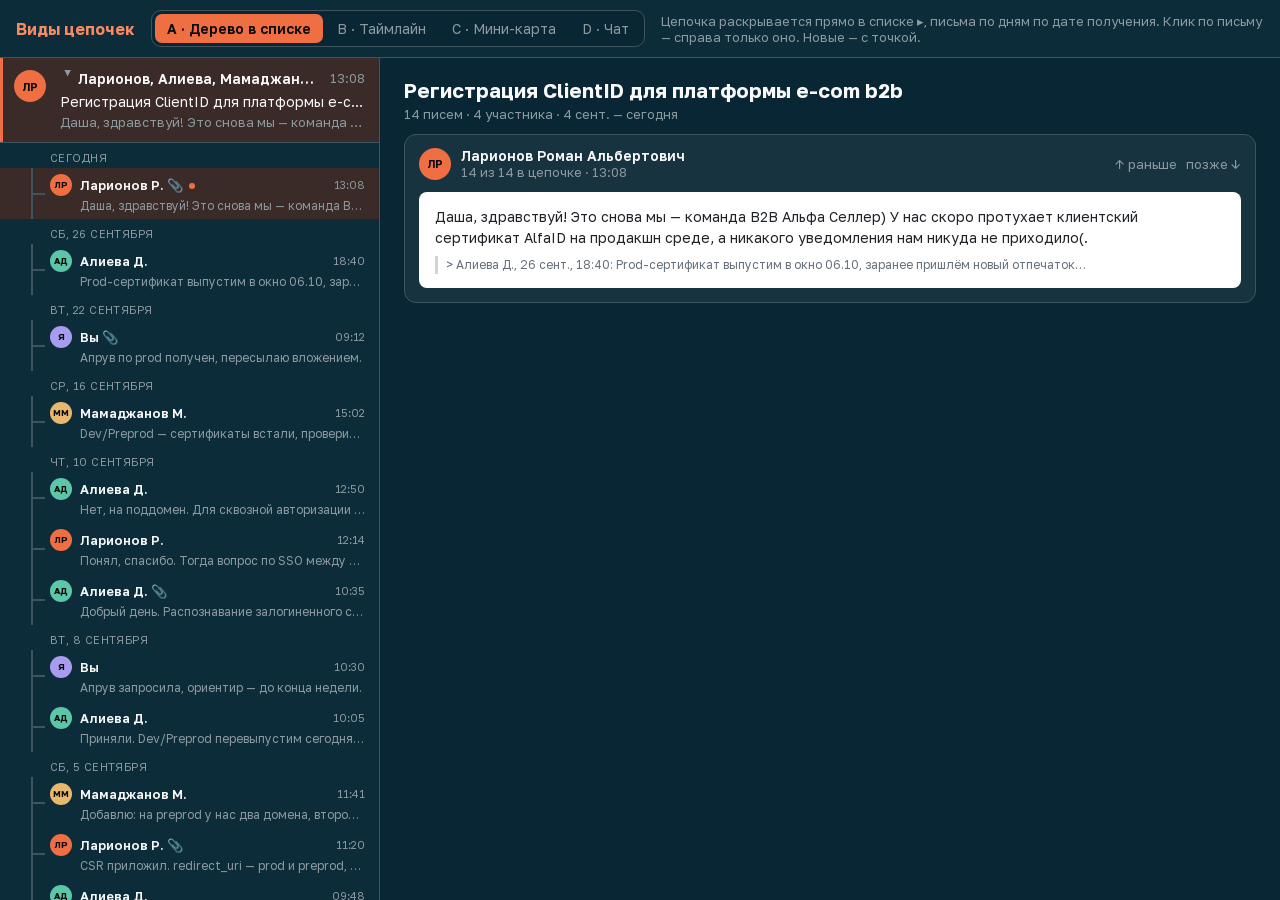
<file: web/prototypes/thread-views.html>
<!DOCTYPE html>
<html lang="ru" data-theme="navy-orange">
<head>
<meta charset="utf-8">
<meta name="viewport" content="width=device-width, initial-scale=1">
<title>AAS mail · прототип: виды цепочек</title>
<link rel="stylesheet" href="../ui-kit/fonts.css">
<link rel="stylesheet" href="../ui-kit/tokens.css">
<style>
/* Long-thread views — 4 throwaway variants (2026-09-29).
   A: tree in the list · B: timeline in the reader · C: minimap + filter · D: chat. */

*, *::before, *::after { box-sizing: border-box; }
html, body { height: 100%; margin: 0; }
body {
  font-family: var(--aas-font);
  background: var(--aas-bg);
  color: var(--aas-text);
  font-size: var(--aas-t-md);
  -webkit-font-smoothing: antialiased;
  --p0: #ef6e42; --p1: #5cc6a8; --p2: #e8b86d; --p3: #a89cf0;
}
button { font: inherit; color: inherit; background: none; border: 0; cursor: pointer; padding: 0; }

.root { height: 100dvh; display: flex; flex-direction: column; overflow: hidden; }

/* —— Variant switcher —— */
.bar {
  flex: none; display: flex; align-items: center; gap: 16px; flex-wrap: wrap;
  padding: 10px 16px; border-bottom: 1px solid var(--aas-line);
  background: var(--aas-panel-2);
}
.bar b { font-size: var(--aas-t-lg); color: var(--aas-accent-text); }
.seg { display: flex; gap: 2px; padding: 3px; border-radius: 10px; background: var(--aas-bg); border: 1px solid var(--aas-line); }
.seg button { padding: 6px 12px; border-radius: 7px; color: var(--aas-muted); white-space: nowrap; }
.seg button[aria-pressed="true"] { background: var(--aas-accent); color: var(--aas-on-accent); font-weight: 600; }
.hint { color: var(--aas-muted); font-size: var(--aas-t-sm); flex: 1 1 320px; }

/* —— Shell —— */
.shell { flex: 1; min-height: 0; display: grid; grid-template-columns: 380px 1fr; }
.list { border-right: 1px solid var(--aas-line); overflow: auto; background: var(--aas-bg); }
.reader { overflow: auto; padding: 20px 24px 60px; scroll-behavior: smooth; }
@media (max-width: 860px) {
  .shell { grid-template-columns: 1fr; grid-template-rows: 45% 55%; }
  .list { border-right: 0; border-bottom: 1px solid var(--aas-line); }
  .reader { padding: 16px; }
}

/* —— List rows —— */
.row {
  display: grid; grid-template-columns: 36px 1fr auto; gap: 4px 10px;
  padding: 12px 14px; border-bottom: 1px solid var(--aas-line); width: 100%; text-align: left;
}
.row:hover { background: color-mix(in srgb, var(--aas-panel) 60%, transparent); }
.row.sel { background: var(--aas-bank-bg); box-shadow: inset 3px 0 var(--aas-accent); }
.row .who { font-weight: 600; overflow: hidden; text-overflow: ellipsis; white-space: nowrap; }
.row .time { color: var(--aas-muted); font-size: var(--aas-t-sm); }
.row .subj, .row .snip { grid-column: 2 / 4; overflow: hidden; text-overflow: ellipsis; white-space: nowrap; }
.row .snip { color: var(--aas-muted); font-size: var(--aas-t-sm); }
.row > .av { grid-row: span 3; align-self: start; }
.av {
  width: 32px; height: 32px; border-radius: 50%; display: grid; place-items: center;
  font-size: 11px; font-weight: 700; color: #0a0a0a; background: var(--c, var(--aas-muted)); flex: none;
}
.av.sm { width: 22px; height: 22px; font-size: 9px; }
.cnt {
  display: inline-grid; place-items: center; min-width: 20px; height: 18px; padding: 0 5px; margin-left: 6px;
  border-radius: 9px; font-size: 11px; font-weight: 700; background: var(--aas-bank-bg); color: var(--aas-accent-text);
}

/* A — tree */
.twisty { width: 18px; font-size: 14px; display: inline-block; color: var(--aas-muted); transition: transform .15s; }
.row[aria-expanded="true"] .twisty { transform: rotate(90deg); }
.tree { border-bottom: 1px solid var(--aas-line); background: var(--aas-panel-2); }
.day { padding: 8px 14px 4px 50px; font-size: 11px; letter-spacing: .04em; text-transform: uppercase; color: var(--aas-muted); }
.leaf {
  position: relative; display: grid; grid-template-columns: 22px 1fr auto; gap: 2px 8px; align-items: center;
  width: 100%; text-align: left; padding: 6px 14px 6px 50px;
}
.leaf::before { content: ""; position: absolute; left: 31px; top: 0; bottom: 0; width: 2px; background: var(--aas-line); }
.leaf::after { content: ""; position: absolute; left: 31px; top: 50%; width: 14px; height: 2px; background: var(--aas-line); }
.leaf:hover { background: color-mix(in srgb, var(--aas-panel) 70%, transparent); }
.leaf.sel { background: var(--aas-bank-bg); }
.leaf .n { font-size: var(--aas-t-sm); font-weight: 600; white-space: nowrap; overflow: hidden; text-overflow: ellipsis; }
.leaf .t { font-size: 11px; color: var(--aas-muted); }
.leaf .s { grid-column: 2 / 4; font-size: 12px; color: var(--aas-muted); white-space: nowrap; overflow: hidden; text-overflow: ellipsis; }
.leaf.unread .n::after { content: ""; display: inline-block; width: 6px; height: 6px; margin-left: 6px; border-radius: 50%; background: var(--aas-accent); vertical-align: middle; }

/* —— Reader —— */
.head h1 { margin: 0 0 4px; font-size: 1.25rem; }
.head .meta { color: var(--aas-muted); font-size: var(--aas-t-sm); display: flex; gap: 10px; flex-wrap: wrap; align-items: center; }
.chips { display: flex; gap: 6px; flex-wrap: wrap; margin-top: 12px; }
.chip {
  display: inline-flex; align-items: center; gap: 6px; padding: 4px 10px 4px 4px; border-radius: 999px;
  border: 1px solid var(--aas-line); font-size: var(--aas-t-sm); color: var(--aas-muted);
}
.chip[aria-pressed="true"] { border-color: var(--c); color: var(--aas-text); background: color-mix(in srgb, var(--c) 14%, transparent); }
.chip .av { width: 20px; height: 20px; font-size: 9px; }

.card { margin-top: 12px; border: 1px solid var(--aas-line); border-radius: 12px; background: var(--aas-panel); }
.card-h { display: flex; gap: 10px; align-items: center; padding: 12px 14px; width: 100%; text-align: left; }
.card-h .n { font-weight: 600; }
.card-h .to { color: var(--aas-muted); font-size: var(--aas-t-sm); }
.card-h .t { margin-left: auto; color: var(--aas-muted); font-size: var(--aas-t-sm); white-space: nowrap; }
.card-h .s { color: var(--aas-muted); font-size: var(--aas-t-sm); white-space: nowrap; overflow: hidden; text-overflow: ellipsis; min-width: 0; flex: 1; }
.body {
  margin: 0 14px 14px; padding: 14px 16px; border-radius: 8px; background: #fff; color: #1f2328; line-height: 1.5;
}
.body p { margin: 0 0 8px; }
.q { color: #66707a; font-size: 12px; border-left: 3px solid #cfd4da; padding-left: 8px; margin-top: 8px; }
.flash { animation: flash 1.2s; }
@keyframes flash { from { box-shadow: 0 0 0 3px var(--aas-accent); } to { box-shadow: 0 0 0 3px transparent; } }

/* B — timeline */
.tl { position: relative; margin-top: 16px; padding-left: 28px; }
.tl::before { content: ""; position: absolute; left: 9px; top: 6px; bottom: 6px; width: 2px; background: var(--aas-line); }
.tl-day {
  position: sticky; top: -20px; z-index: 1; margin: 18px 0 6px -28px; padding: 6px 0 6px 28px;
  font-size: 11px; font-weight: 700; letter-spacing: .05em; text-transform: uppercase; color: var(--aas-muted);
  background: var(--aas-bg);
}
.tl-day span { color: var(--aas-text); }
.tl-item { position: relative; }
.tl-item::before {
  content: ""; position: absolute; left: -24px; top: 17px; width: 12px; height: 12px; border-radius: 50%;
  background: var(--c); box-shadow: 0 0 0 3px var(--aas-bg);
}
.tl-item .card { margin-top: 6px; }
.tl-item:not(.open) .card { background: transparent; border-color: transparent; }
.tl-item:not(.open) .card:hover { background: var(--aas-panel); }
.tl-item:not(.open) .card-h { padding: 8px 12px; }
.gap { margin: 4px 0 4px -18px; font-size: 11px; color: var(--aas-muted); font-style: italic; }

/* C — minimap */
.map {
  position: sticky; top: -20px; z-index: 2; margin: 14px -24px 0; padding: 10px 24px 12px;
  background: color-mix(in srgb, var(--aas-bg) 92%, transparent); backdrop-filter: blur(6px);
  border-bottom: 1px solid var(--aas-line);
}
.track { position: relative; height: 34px; }
.track::before { content: ""; position: absolute; left: 0; right: 0; top: 16px; height: 2px; background: var(--aas-line); }
.tick {
  position: absolute; top: 9px; width: 16px; height: 16px; margin-left: -8px; border-radius: 50%;
  background: var(--c); border: 3px solid var(--aas-bg); transition: transform .12s, opacity .12s;
}
.tick:hover, .tick.cur { transform: scale(1.4); }
.tick.dim { opacity: .2; }
.tick .tip {
  display: none; position: absolute; bottom: 22px; left: 50%; transform: translateX(-50%);
  padding: 4px 8px; border-radius: 6px; white-space: nowrap; font-size: 11px;
  background: var(--aas-panel); border: 1px solid var(--aas-line); color: var(--aas-text);
}
.tick:hover .tip { display: block; }
.axis { display: flex; justify-content: space-between; font-size: 11px; color: var(--aas-muted); }
.hidden-n { font-size: var(--aas-t-sm); color: var(--aas-muted); margin-top: 12px; }

/* D — chat */
.chat { display: flex; flex-direction: column; gap: 2px; margin-top: 16px; max-width: 820px; }
.chat-day { align-self: center; margin: 14px 0 8px; padding: 3px 12px; border-radius: 999px; font-size: 11px; background: var(--aas-panel); color: var(--aas-muted); }
.msg { display: flex; gap: 8px; align-items: flex-end; max-width: 78%; }
.msg.me { align-self: flex-end; flex-direction: row-reverse; }
.msg .av { visibility: hidden; }
.msg.last .av { visibility: visible; }
.bub {
  padding: 8px 12px 6px; border-radius: 14px; background: var(--aas-panel); line-height: 1.45;
  border: 1px solid var(--aas-line);
}
.msg.me .bub { background: color-mix(in srgb, var(--aas-accent) 22%, var(--aas-panel)); border-color: transparent; }
.msg:not(.first) .bub { border-top-left-radius: 5px; }
.msg.me:not(.first) .bub { border-top-left-radius: 14px; border-top-right-radius: 5px; }
.bub .n { font-size: 12px; font-weight: 700; color: var(--c); margin-bottom: 2px; }
.bub .t { font-size: 10px; color: var(--aas-muted); text-align: right; margin-top: 2px; }
.bub .att { display: inline-flex; gap: 6px; margin-top: 6px; padding: 4px 8px; border-radius: 6px; font-size: 12px; background: var(--aas-bg); }
.bub .more { font-size: 11px; color: var(--aas-accent-text); margin-top: 4px; }
.msg + .msg.first { margin-top: 8px; }

[hidden] { display: none !important; }
</style>
</head>
<body class="theme-bank">
<div class="root">
  <div class="bar">
    <b>Виды цепочек</b>
    <div class="seg" role="group" aria-label="Вариант">
      <button data-v="A" aria-pressed="true">A · Дерево в списке</button>
      <button data-v="B" aria-pressed="false">B · Таймлайн</button>
      <button data-v="C" aria-pressed="false">C · Мини-карта</button>
      <button data-v="D" aria-pressed="false">D · Чат</button>
    </div>
    <div class="hint" id="hint"></div>
  </div>
  <div class="shell">
    <div class="list" id="list"></div>
    <div class="reader" id="reader"></div>
  </div>
</div>

<script>
const P = [
  { id: 0, name: 'Ларионов Роман Альбертович', short: 'Ларионов Р.', ini: 'ЛР' },
  { id: 1, name: 'Алиева Дарья Эдуардовна',    short: 'Алиева Д.',   ini: 'АД' },
  { id: 2, name: 'Мамаджанов Мурод',           short: 'Мамаджанов М.', ini: 'ММ' },
  { id: 3, name: 'Вы',                          short: 'Вы',          ini: 'Я', me: true },
];
const M = [
  [0, '2026-09-04T16:35', 'Дарья, приветствую. Подскажи, пожалуйста, по ситуации с клиентскими сертификатами AlfaID. Серт на Dev/Stage протух 01.09.', 1],
  [3, '2026-09-04T17:02', 'Добрый вечер! Подключаю Дарью, она ведёт выпуск сертификатов для партнёрских ClientID.'],
  [1, '2026-09-05T09:48', 'Коллеги, видим заявку. Для перевыпуска нужен CSR от вашей стороны и актуальный список redirect_uri.'],
  [0, '2026-09-05T11:20', 'CSR приложил. redirect_uri — prod и preprod, список ниже в письме.', 1],
  [2, '2026-09-05T11:41', 'Добавлю: на preprod у нас два домена, второй появился после миграции в августе.'],
  [1, '2026-09-08T10:05', 'Приняли. Dev/Preprod перевыпустим сегодня, по prod — нужен апрув владельца системы.'],
  [3, '2026-09-08T10:30', 'Апрув запросила, ориентир — до конца недели.'],
  [1, '2026-09-10T10:35', 'Добрый день. Распознавание залогиненного состояния в Alfa ID строится на серверной сессии, которая привязана к куке в браузере.', 1],
  [0, '2026-09-10T12:14', 'Понял, спасибо. Тогда вопрос по SSO между b2b и e-com — кука общая на домен?'],
  [1, '2026-09-10T12:50', 'Нет, на поддомен. Для сквозной авторизации нужен отдельный ClientID.'],
  [2, '2026-09-16T15:02', 'Dev/Preprod — сертификаты встали, проверили логин, всё ок.'],
  [3, '2026-09-22T09:12', 'Апрув по prod получен, пересылаю вложением.', 1],
  [1, '2026-09-26T18:40', 'Prod-сертификат выпустим в окно 06.10, заранее пришлём новый отпечаток.'],
  [0, '2026-09-29T13:08', 'Даша, здравствуй! Это снова мы — команда B2B Альфа Селлер) У нас скоро протухает клиентский сертификат AlfaID на продакшн среде, а никакого уведомления нам никуда не приходило(.', 3, true],
].map(([p, d, text, att, unread], i) => ({ i, p: P[p], d: new Date(d), text, att: att || 0, unread: !!unread }));

const others = [
  ['BB', 'Bitbucket', 'CORP-NIB/corp-nib-ansible-united-edition', '3 Pushes, 2 Comments [Corporate NIB] Master…', '12:55'],
  ['ЧА', 'Чеканов Александр Сергеевич', 'Консультация по Альфа Эквайринг', 'Ответил по тексту @Белов Антон Игоревич', '12:26'],
  ['ЧИ', 'Черников Иван Сергеевич', 'Daily PIM/ChM', 'доска https://jira.moscow.alfaintra.net/secure…', '12:26'],
  ['ГВ', 'Грекова Владена Дмитриевна', 'Демо запуска Альфа-Селлер (B2B)', 'Всем привет! Запускаем серию Демо встреч…', '11:49'],
  ['ГМ', 'Генчу Марина Михайловна', 'СТАТУС_Текущие проблемы с обновлением…', 'Коллеги, привет! Направляю ОС от коллег из…', '10:23'],
];
const SUBJ = 'Регистрация ClientID для платформы e-com b2b';
const HINTS = {
  A: 'Цепочка раскрывается прямо в списке ▸, письма по дням по дате получения. Клик по письму — справа только оно. Новые — с точкой.',
  B: 'Вертикальная ось, разделители дней «липнут» при прокрутке, точки — цвет автора, паузы между днями подписаны. Клик по строке раскрывает письмо.',
  C: 'Полоса-пульс сверху: точка = письмо по реальному времени. Hover — кто/когда, клик — прыжок. Чипы участников фильтруют цепочку.',
  D: 'Как мессенджер: ваши справа, подряд идущие письма одного автора склеены, цитаты скрыты под «показать цитату».',
};

const $ = s => document.querySelector(s);
const col = p => `var(--p${p.id})`;
const av = (p, cls = '') => `<span class="av ${cls}" style="--c:${col(p)}">${p.ini}</span>`;
const hm = d => d.toLocaleTimeString('ru', { hour: '2-digit', minute: '2-digit' });
const dayKey = d => d.toDateString();
const dayLabel = d => {
  const today = new Date('2026-09-29');
  if (dayKey(d) === dayKey(today)) return 'Сегодня';
  return d.toLocaleDateString('ru', { weekday: 'short', day: 'numeric', month: 'long' });
};
const shortDate = d => dayKey(d) === dayKey(new Date('2026-09-29')) ? hm(d) : d.toLocaleDateString('ru', { day: 'numeric', month: 'short' }) + ', ' + hm(d);
const byDay = list => list.reduce((acc, m) => {
  const last = acc[acc.length - 1];
  if (last && last.key === dayKey(m.d)) last.items.push(m); else acc.push({ key: dayKey(m.d), d: m.d, items: [m] });
  return acc;
}, []);
const bodyHtml = m => `<div class="body"><p>${m.text}</p>${m.i > 0 ? `<div class="q">&gt; ${M[m.i - 1].p.short}, ${shortDate(M[m.i - 1].d)}: ${M[m.i - 1].text.slice(0, 70)}…</div>` : ''}</div>`;
const header = () => `<div class="head"><h1>${SUBJ}</h1>
  <div class="meta">${M.length} писем · ${P.length} участника · 4 сент. — сегодня</div></div>`;

const state = { v: 'ABCD'.includes(location.hash.slice(1) || '-') ? location.hash.slice(1) : 'A', treeOpen: true, sel: M.length - 1, open: new Set([M.length - 1]), who: new Set(P.map(p => p.id)) };

function threadRow(extra = '') {
  const last = M[M.length - 1];
  return `<button class="row sel" id="threadRow" ${extra}>
    ${av(last.p)}
    <span class="who">${state.v === 'A' ? '<span class="twisty">▸</span>' : ''}Ларионов, Алиева, Мамаджанов, Вы<span class="cnt">${M.length}</span></span>
    <span class="time">${hm(last.d)}</span>
    <span class="subj">${SUBJ}</span>
    <span class="snip">${last.text}</span></button>`;
}
function otherRows() {
  return others.map(([ini, who, subj, snip, t], i) => `<div class="row">
    <span class="av" style="--c:#6b8088">${ini}</span><span class="who">${who}</span><span class="time">${t}</span>
    <span class="subj">${subj}</span><span class="snip">${snip}</span></div>`).join('');
}

function renderList() {
  let tree = '';
  if (state.v === 'A' && state.treeOpen) {
    // newest day first, oldest-to-newest inside a day would scatter — keep newest first everywhere
    tree = `<div class="tree">${byDay([...M].reverse()).map(g => `<div class="day">${dayLabel(g.d)}</div>` +
      g.items.map(m => `<button class="leaf ${m.i === state.sel ? 'sel' : ''} ${m.unread ? 'unread' : ''}" data-i="${m.i}">
        ${av(m.p, 'sm')}<span class="n">${m.p.short}${m.att ? ' 📎' : ''}</span><span class="t">${hm(m.d)}</span>
        <span class="s">${m.text}</span></button>`).join('')).join('')}</div>`;
  }
  $('#list').innerHTML = threadRow(state.v === 'A' ? `aria-expanded="${state.treeOpen}"` : '') + tree + otherRows();
}

function renderA() {
  const m = M[state.sel];
  const pos = `${state.sel + 1} из ${M.length}`;
  return header() + `<div class="card">
    <div class="card-h">${av(m.p)}<div><div class="n">${m.p.name}</div><div class="to">${pos} в цепочке · ${shortDate(m.d)}</div></div>
    <span class="t"><button data-step="-1">↑ раньше</button> &nbsp; <button data-step="1">позже ↓</button></span></div>
    ${bodyHtml(m)}</div>`;
}

function renderB() {
  let prev = null;
  const out = byDay(M).map(g => {
    let gap = '';
    if (prev) {
      const days = Math.round((g.d - prev) / 864e5);
      if (days > 1) gap = `<div class="gap">тишина ${days} дн.</div>`;
    }
    prev = g.items[g.items.length - 1].d;
    return gap + `<div class="tl-day"><span>${dayLabel(g.d)}</span> · ${g.items.length} ${g.items.length === 1 ? 'письмо' : 'письма'}</div>` +
      g.items.map(m => card(m, 'tl-item')).join('');
  }).join('');
  return header() + `<div class="tl">${out}</div>`;
}

function card(m, wrap) {
  const open = state.open.has(m.i);
  return `<div class="${wrap} ${open ? 'open' : ''}" style="--c:${col(m.p)}" id="m${m.i}"><div class="card">
    <button class="card-h" data-toggle="${m.i}">${av(m.p)}<span class="n">${m.p.short}</span>
    ${open ? `<span class="to">→ ${P.filter(p => p !== m.p).map(p => p.short).join(', ')}</span><span style="flex:1"></span>` : `<span class="s">${m.text}</span>`}
    <span class="t">${m.att ? '📎 ' : ''}${shortDate(m.d)}</span></button>
    ${open ? bodyHtml(m) : ''}</div></div>`;
}

function renderC() {
  const t0 = M[0].d, t1 = M[M.length - 1].d, span = t1 - t0;
  const ticks = M.map(m => `<button class="tick ${state.who.has(m.p.id) ? '' : 'dim'} ${state.open.has(m.i) ? 'cur' : ''}"
    style="left:${2 + 96 * (m.d - t0) / span}%;--c:${col(m.p)}" data-jump="${m.i}"><span class="tip">${m.p.short} · ${shortDate(m.d)}</span></button>`).join('');
  const chips = P.map(p => `<button class="chip" style="--c:${col(p)}" data-who="${p.id}" aria-pressed="${state.who.has(p.id)}">
    ${av(p)}${p.short} · ${M.filter(m => m.p === p).length}</button>`).join('');
  const shown = M.filter(m => state.who.has(m.p.id));
  const hidden = M.length - shown.length;
  return header() + `<div class="chips">${chips}</div>
    <div class="map"><div class="track">${ticks}</div><div class="axis"><span>4 сент.</span><span>15 сент.</span><span>сегодня</span></div></div>
    ${hidden ? `<div class="hidden-n">Скрыто ${hidden} писем других участников</div>` : ''}
    ${shown.map(m => card(m, 'c-item')).join('')}`;
}

function renderD() {
  const out = byDay(M).map(g => `<div class="chat-day">${dayLabel(g.d)}</div>` + g.items.map((m, k) => {
    const prevSame = k > 0 && g.items[k - 1].p === m.p;
    const nextSame = k < g.items.length - 1 && g.items[k + 1].p === m.p;
    return `<div class="msg ${m.p.me ? 'me' : ''} ${prevSame ? '' : 'first'} ${nextSame ? '' : 'last'}" id="m${m.i}">
      ${m.p.me ? '' : av(m.p)}<div class="bub" style="--c:${col(m.p)}">
      ${!m.p.me && !prevSame ? `<div class="n">${m.p.short}</div>` : ''}${m.text}
      ${m.att ? `<div><span class="att">🖼 ${m.att} влож.</span></div>` : ''}
      ${m.i > 0 ? `<button class="more">показать цитату</button>` : ''}
      <div class="t">${hm(m.d)}</div></div></div>`;
  }).join('')).join('');
  return header() + `<div class="chat">${out}</div>`;
}

function render() {
  document.querySelectorAll('.seg button').forEach(b => b.setAttribute('aria-pressed', b.dataset.v === state.v));
  $('#hint').textContent = HINTS[state.v];
  renderList();
  $('#reader').innerHTML = { A: renderA, B: renderB, C: renderC, D: renderD }[state.v]();
}

function jump(i) {
  state.open.add(i); render();
  const el = document.getElementById('m' + i);
  if (el) { el.scrollIntoView({ block: 'center' }); el.querySelector('.card')?.classList.add('flash'); }
}

document.addEventListener('click', e => {
  const t = e.target.closest('button');
  if (!t) return;
  if (t.dataset.v) { state.v = t.dataset.v; state.open = new Set([M.length - 1]); render(); showLatest(); return; }
  if (t.id === 'threadRow' && state.v === 'A') { state.treeOpen = !state.treeOpen; return render(); }
  if (t.dataset.i) { state.sel = +t.dataset.i; return render(); }
  if (t.dataset.step) { state.sel = Math.min(M.length - 1, Math.max(0, state.sel + +t.dataset.step)); return render(); }
  if (t.dataset.toggle) { const i = +t.dataset.toggle; state.open.has(i) ? state.open.delete(i) : state.open.add(i); return render(); }
  if (t.dataset.jump) return jump(+t.dataset.jump);
  if (t.dataset.who) {
    const id = +t.dataset.who;
    if (state.who.size === P.length) state.who = new Set([id]);        // first click isolates one person
    else if (state.who.has(id) && state.who.size === 1) state.who = new Set(P.map(p => p.id));
    else state.who.has(id) ? state.who.delete(id) : state.who.add(id);
    return render();
  }
  if (t.classList.contains('more')) { t.outerHTML = `<div class="q" style="color:var(--aas-muted);border-color:var(--aas-line)">&gt; ${M[+t.closest('.msg').id.slice(1) - 1].text.slice(0, 90)}…</div>`; }
});

// B/C/D open on the newest letter, like a mail client would
function showLatest() {
  $('#reader').scrollTop = 0;
  document.getElementById('m' + (M.length - 1))?.scrollIntoView({ block: 'end', behavior: 'instant' });
}
render(); showLatest();
</script>
</body>
</html>
</file>
<file: web/ui-kit/fonts.css>
/* Golos Text (SIL Open Font License 1.1, see fonts/OFL.txt), bundled so the app never
 * fetches fonts from the internet: works offline / behind the bank VPN and sends
 * nothing to Google. One variable-weight file per script subset covers 400–700. */
@font-face {
  font-family: "Golos Text";
  font-style: normal;
  font-weight: 400 700;
  font-display: swap;
  src: url("fonts/golos-text-cyrillic-ext.woff2") format("woff2");
  unicode-range: U+0460-052F, U+1C80-1C8A, U+20B4, U+2DE0-2DFF, U+A640-A69F, U+FE2E-FE2F;
}
@font-face {
  font-family: "Golos Text";
  font-style: normal;
  font-weight: 400 700;
  font-display: swap;
  src: url("fonts/golos-text-cyrillic.woff2") format("woff2");
  unicode-range: U+0301, U+0400-045F, U+0490-0491, U+04B0-04B1, U+2116;
}
@font-face {
  font-family: "Golos Text";
  font-style: normal;
  font-weight: 400 700;
  font-display: swap;
  src: url("fonts/golos-text-latin-ext.woff2") format("woff2");
  unicode-range: U+0100-02BA, U+02BD-02C5, U+02C7-02CC, U+02CE-02D7, U+02DD-02FF, U+0304, U+0308, U+0329, U+1D00-1DBF, U+1E00-1E9F, U+1EF2-1EFF, U+2020, U+20A0-20AB, U+20AD-20C0, U+2113, U+2C60-2C7F, U+A720-A7FF;
}
@font-face {
  font-family: "Golos Text";
  font-style: normal;
  font-weight: 400 700;
  font-display: swap;
  src: url("fonts/golos-text-latin.woff2") format("woff2");
  unicode-range: U+0000-00FF, U+0131, U+0152-0153, U+02BB-02BC, U+02C6, U+02DA, U+02DC, U+0304, U+0308, U+0329, U+2000-206F, U+20AC, U+2122, U+2191, U+2193, U+2212, U+2215, U+FEFF, U+FFFD;
}
</file>
<file: web/ui-kit/tokens.css>
/* AAS mail — design tokens
   Dual brand: Alfa-Bank (Vinho) · Alfa-Seller (Verde + lime CTA) */

:root {
  color-scheme: light;  /* native controls (selects, date pickers, scrollbars) follow the theme */
  /* Canvas */
  --aas-bg: #f5f6f8;
  --aas-panel: #ffffff;
  --aas-panel-2: #fafbfc;
  --aas-line: #e3e6ea;
  --aas-line-strong: #cfd4da;
  --aas-text: #1f2328;
  --aas-muted: #66707a;
  --aas-on-accent: #ffffff;
  --aas-warning-text: #8a5a00;
  --aas-cat-lift: 0%;

  /* Bank — Vinho */
  --aas-bank: #501820;
  --aas-bank-bg: #f3e8ea;
  --aas-bank-mid: #8a4a55;
  --aas-bank-soft: #b07a82;
  --aas-bank-fill: #501820;   /* fills: tabs, buttons */
  --aas-bank-ink: #501820;    /* brand as text/icon on panels */

  /* Seller — Verde + Альфа-Селлер lime */
  --aas-seller: #003830;
  --aas-seller-bg: #e4efec;
  --aas-seller-mid: #2a5c4a;
  --aas-seller-soft: #6a9a88;
  --aas-seller-fill: #003830;
  --aas-seller-ink: #00503f;
  --aas-lime: #30e203;
  --aas-lime-hover: #28c402;
  --aas-ink: #111418;
  --aas-alfa-red: #ef3124;
  --aas-mint: #e4fbdd;

  /* Semantic */
  --aas-danger: #c4314b;
  --aas-ok: #107c41;
  --aas-warning: #ffb020;

  /* Active account (default = Bank) */
  --aas-accent: var(--aas-bank-fill);
  --aas-accent-text: var(--aas-bank-ink);
  --aas-accent-bg: var(--aas-bank-bg);
  --aas-unread: var(--aas-bank-ink);
  --aas-busy: var(--aas-bank);
  --aas-tent: var(--aas-bank-mid);
  --aas-free: var(--aas-bank-soft);
  --aas-oof: var(--aas-bank);

  /* Type */
  --aas-font: "Golos Text", -apple-system, BlinkMacSystemFont, "Segoe UI", system-ui, sans-serif;
  --aas-font-mono: ui-monospace, "SF Mono", Menlo, Consolas, monospace;
  --aas-t-xs: 0.75rem;
  --aas-t-sm: 0.8125rem;
  --aas-t-md: 0.875rem;
  --aas-t-lg: 1rem;
  --aas-t-xl: 1.125rem;
  --aas-t-2xl: 1.375rem;
  --aas-lh: 1.4;

  /* Radius */
  --aas-r-sm: 6px;
  --aas-r-md: 10px;
  --aas-r-control: 10px;  /* form fields */
  --aas-r-lg: 14px;
  --aas-r-pill: 999px;

  /* Space */
  --aas-s-1: 4px;
  --aas-s-2: 8px;
  --aas-s-3: 12px;
  --aas-s-4: 16px;
  --aas-s-5: 24px;

  /* Motion / elevation */
  --aas-ease: cubic-bezier(0.16, 1, 0.3, 1);
  --aas-dur: 180ms;
  --aas-shadow: 0 8px 32px rgb(0 0 0 / 18%);
  --aas-focus-ring: 0 0 0 3px color-mix(in srgb, var(--aas-accent) 35%, transparent);

  /* Legacy aliases used by app shell */
  --bg: var(--aas-bg);
  --panel: var(--aas-panel);
  --panel2: var(--aas-panel-2);
  --line: var(--aas-line);
  --text: var(--aas-text);
  --muted: var(--aas-muted);
  --accent: var(--aas-accent);
  --accent-bg: var(--aas-accent-bg);
  --unread: var(--aas-unread);
  --danger: var(--aas-danger);
  --ok: var(--aas-ok);
  --busy: var(--aas-busy);
  --tent: var(--aas-tent);
  --free: var(--aas-free);
  --oof: var(--aas-oof);
  --shadow: var(--aas-shadow);
}

/* Account themes: each account maps the shared roles onto its brand.
   --aas-accent        fill (buttons, active tab, badges) — text on it is --aas-on-accent
   --aas-accent-text   the brand colour used AS text/icons on panels (links, active folder)
   Keeping the two apart is what makes dark mode readable: a fill must stay dark
   under white text, while brand-coloured text must turn light on a dark panel. */
body.theme-bank,
body:not(.green):not(.theme-seller) {
  --aas-accent: var(--aas-bank-fill);
  --aas-accent-text: var(--aas-bank-ink);
  --aas-accent-bg: var(--aas-bank-bg);
  --aas-unread: var(--aas-bank-ink);
  --aas-busy: #501820;
  --aas-tent: #7a3a46;
  --aas-free: #8f5d66;
  --aas-oof: var(--aas-bank-fill);
}

body.theme-seller,
body.green {
  --aas-accent: var(--aas-seller-fill);
  --aas-accent-text: var(--aas-seller-ink);
  --aas-accent-bg: var(--aas-seller-bg);
  --aas-unread: var(--aas-seller-ink);
  --aas-busy: #003830;
  --aas-tent: #2a5c4a;
  --aas-free: #3f7564;
  --aas-oof: var(--aas-bank-fill);
}

/* Dark palette — one definition, two triggers: the Settings choice «Тёмная»
   (data-theme="dark") and «Как в системе» (no data-theme) following macOS.
   Style BA looks use their own data-theme=* and must not inherit this block.
   Every text/fill pair here is ≥ 4.5:1 (WCAG AA). */
:root[data-theme="dark"] {
    color-scheme: dark;
    --aas-bg: #181a1d;
    --aas-panel: #212428;
    --aas-panel-2: #1c1f22;
    --aas-line: #33383e;
    --aas-line-strong: #454b52;
    --aas-text: #e6e8ea;
    --aas-muted: #9aa3ac;
    --aas-danger: #ff8a9c;
    --aas-ok: #5cc98b;
    --aas-warning-text: #ffc857;
    --aas-shadow: 0 8px 32px rgb(0 0 0 / 50%);
    --aas-bank-fill: #8c2f3d;
    --aas-bank-ink: #f2a7b1;
    --aas-bank-bg: #3a2227;
    --aas-seller-fill: #1e6b57;
    --aas-seller-ink: #6fd6b8;
    --aas-seller-bg: #16312a;
    --aas-cat-lift: 55%;
}
:root[data-theme="dark"] body.theme-bank,
:root[data-theme="dark"] body:not(.green):not(.theme-seller) {
    --aas-busy: #7a2a36;
    --aas-tent: #6e3b45;
    --aas-free: #5d4a4e;
}
:root[data-theme="dark"] body.theme-seller,
:root[data-theme="dark"] body.green {
    --aas-busy: #1d5c4c;
    --aas-tent: #2f5a4c;
    --aas-free: #3a5550;
}

@media (prefers-color-scheme: dark) {
/* Only when theme = system (no data-theme). Forced light/dark/Style BA set their own. */
:root:not([data-theme]) {
    color-scheme: dark;
    --aas-bg: #181a1d;
    --aas-panel: #212428;
    --aas-panel-2: #1c1f22;
    --aas-line: #33383e;
    --aas-line-strong: #454b52;
    --aas-text: #e6e8ea;
    --aas-muted: #9aa3ac;
    --aas-danger: #ff8a9c;
    --aas-ok: #5cc98b;
    --aas-warning-text: #ffc857;
    --aas-shadow: 0 8px 32px rgb(0 0 0 / 50%);
    --aas-bank-fill: #8c2f3d;
    --aas-bank-ink: #f2a7b1;
    --aas-bank-bg: #3a2227;
    --aas-seller-fill: #1e6b57;
    --aas-seller-ink: #6fd6b8;
    --aas-seller-bg: #16312a;
    --aas-cat-lift: 55%;
}
:root:not([data-theme]) body.theme-bank,
:root:not([data-theme]) body:not(.green):not(.theme-seller) {
    --aas-busy: #7a2a36;
    --aas-tent: #6e3b45;
    --aas-free: #5d4a4e;
}
:root:not([data-theme]) body.theme-seller,
:root:not([data-theme]) body.green {
    --aas-busy: #1d5c4c;
    --aas-tent: #2f5a4c;
    --aas-free: #3a5550;
}
}

/* ——— StylesBA looks (Documents/StylesBA/theme-blocks) ———
   Each palette has dark + light. Bank → block accent; Seller → teal/green. */

/* Navy + Orange — dark: navy #092634 + coral #EF6E42 */
:root[data-theme="navy-orange"] {
    color-scheme: dark;
    --aas-bg: #092634;
    --aas-panel: #183340;
    --aas-panel-2: #0d2c3a;
    --aas-line: #3e545f;
    --aas-line-strong: #4a636e;
    --aas-text: #f9f9f9;
    --aas-muted: #8d9aa0;
    --aas-on-accent: #0a0a0a;
    --aas-danger: #ff8a9c;
    --aas-ok: #5cb88a;
    --aas-warning-text: #e8b86d;
    --aas-shadow: 0 8px 32px rgb(0 0 0 / 50%);
    --aas-cat-lift: 40%;
    --aas-bank: #ef6e42;
    --aas-bank-fill: #ef6e42;
    --aas-bank-ink: #f58a66;
    --aas-bank-bg: #3a2a28;
    --aas-bank-mid: #ef6e42;
    --aas-bank-soft: #8d6a5c;
    --aas-seller-fill: #237a61;
    --aas-seller-ink: #7dceb0;
    --aas-seller-bg: #16382f;
}
:root[data-theme="navy-orange"] body.theme-bank,
:root[data-theme="navy-orange"] body:not(.green):not(.theme-seller) {
    --aas-on-accent: #0a0a0a;
    --aas-busy: #ef6e42;
    --aas-tent: #c47a4a;
    --aas-free: #6b8088;
    --aas-oof: #004e72;
}
:root[data-theme="navy-orange"] body.theme-seller,
:root[data-theme="navy-orange"] body.green {
    --aas-on-accent: #ffffff;
    --aas-busy: #237a61;
    --aas-tent: #4a7a6a;
    --aas-free: #5a7068;
    --aas-oof: #ef6e42;
}

/* Navy + Orange — light, «Терракота»: warm sand #F4EDE4, text #264653,
   terracotta Bank (dark text: white on #E76F51 is only 3.1:1), teal Seller #1F7A70. */
:root[data-theme="navy-orange-light"] {
    color-scheme: light;
    --aas-bg: #f4ede4;
    --aas-panel: #fffcf8;
    --aas-panel-2: #f8f2ea;
    --aas-line: #e3d8ca;
    --aas-line-strong: #d2c4b3;
    --aas-text: #264653;
    --aas-muted: #5f6f72;
    --aas-on-accent: #1f1a17;
    --aas-danger: #c4314b;
    --aas-ok: #107c41;
    --aas-warning-text: #8a5a00;
    --aas-shadow: 0 8px 32px rgb(38 70 83 / 14%);
    --aas-cat-lift: 0%;
    --aas-bank: #e76f51;
    --aas-bank-fill: #e76f51;
    --aas-bank-ink: #b4492f;
    --aas-bank-bg: #fbe3da;
    --aas-bank-mid: #e76f51;
    --aas-bank-soft: #d9a08e;
    --aas-seller-fill: #1f7a70;
    --aas-seller-ink: #1f7a70;
    --aas-seller-bg: #ddefec;
}
:root[data-theme="navy-orange-light"] body.theme-bank,
:root[data-theme="navy-orange-light"] body:not(.green):not(.theme-seller) {
    --aas-on-accent: #1f1a17;
    --aas-busy: #e76f51;
    --aas-tent: #c4603f;
    --aas-free: #b8a898;
    --aas-oof: #264653;
}
:root[data-theme="navy-orange-light"] body.theme-seller,
:root[data-theme="navy-orange-light"] body.green {
    --aas-on-accent: #ffffff;
    --aas-busy: #1f7a70;
    --aas-tent: #2a9d8f;
    --aas-free: #8fb8b2;
    --aas-oof: #e76f51;
}

/* Royal Velvet — dark: velvet + pink #FF80BF */
:root[data-theme="royal-velvet"] {
    color-scheme: dark;
    --aas-bg: #1d1e26;
    --aas-panel: #21222c;
    --aas-panel-2: #14141b;
    --aas-line: #414558;
    --aas-line-strong: #52566a;
    --aas-text: #f8f8f2;
    --aas-muted: #a8a8a0;
    --aas-on-accent: #21222c;
    --aas-danger: #ff80bf;
    --aas-ok: #8aff80;
    --aas-warning-text: #ffca80;
    --aas-shadow: 0 8px 32px rgb(0 0 0 / 55%);
    --aas-cat-lift: 35%;
    --aas-bank: #ff80bf;
    --aas-bank-fill: #ff80bf;
    --aas-bank-ink: #ff9fce;
    --aas-bank-bg: #3a2a35;
    --aas-bank-mid: #ff80bf;
    --aas-bank-soft: #a87898;
    --aas-seller-fill: #5cb85c;
    --aas-seller-ink: #8aff80;
    --aas-seller-bg: #1e2e22;
}
:root[data-theme="royal-velvet"] body.theme-bank,
:root[data-theme="royal-velvet"] body:not(.green):not(.theme-seller) {
    --aas-on-accent: #21222c;
    --aas-busy: #ff80bf;
    --aas-tent: #c490a8;
    --aas-free: #6a6a70;
    --aas-oof: #ffff80;
}
:root[data-theme="royal-velvet"] body.theme-seller,
:root[data-theme="royal-velvet"] body.green {
    --aas-on-accent: #14141b;
    --aas-busy: #5cb85c;
    --aas-tent: #6a9a6a;
    --aas-free: #5a6a5a;
    --aas-oof: #ff80bf;
}

/* Royal Velvet — light: soft cream + pink #D94F9A */
:root[data-theme="royal-velvet-light"] {
    color-scheme: light;
    --aas-bg: #f8f8f2;
    --aas-panel: #ffffff;
    --aas-panel-2: #f0f0ea;
    --aas-line: #e0e0d8;
    --aas-line-strong: #c8c8c0;
    --aas-text: #21222c;
    --aas-muted: #6a6a70;
    --aas-on-accent: #f8f8f2;
    --aas-danger: #c4314b;
    --aas-ok: #107c41;
    --aas-warning-text: #8a5a00;
    --aas-shadow: 0 8px 32px rgb(33 34 44 / 12%);
    --aas-cat-lift: 0%;
    --aas-bank: #d94f9a;
    --aas-bank-fill: #b8387e;  /* #d94f9a under light text was 3.6:1 */
    --aas-bank-ink: #b0387a;
    --aas-bank-bg: #ffe8f3;
    --aas-bank-mid: #d94f9a;
    --aas-bank-soft: #c490a8;
    --aas-seller-fill: #2a5c4a;
    --aas-seller-ink: #1a4a3a;
    --aas-seller-bg: #e4efec;
}
:root[data-theme="royal-velvet-light"] body.theme-bank,
:root[data-theme="royal-velvet-light"] body:not(.green):not(.theme-seller) {
    --aas-on-accent: #f8f8f2;
    --aas-busy: #d94f9a;
    --aas-tent: #c490a8;
    --aas-free: #8a8a90;
    --aas-oof: #21222c;
}
:root[data-theme="royal-velvet-light"] body.theme-seller,
:root[data-theme="royal-velvet-light"] body.green {
    --aas-on-accent: #ffffff;
    --aas-busy: #2a5c4a;
    --aas-tent: #3f7564;
    --aas-free: #6a9a88;
    --aas-oof: #d94f9a;
}

/* Eclipse + Almond — dark: teal #1A3636 + almond #D6BD98 */
:root[data-theme="eclipse-almond"] {
    color-scheme: dark;
    --aas-bg: #1a3636;
    --aas-panel: #284242;
    --aas-panel-2: #152e2e;
    --aas-line: #43544c;
    --aas-line-strong: #54665c;
    --aas-text: #d6bd98;
    --aas-muted: #a3b2a5;
    --aas-on-accent: #0a0a0a;
    --aas-danger: #e8a0a0;
    --aas-ok: #8ab890;
    --aas-warning-text: #d6bd98;
    --aas-shadow: 0 8px 32px rgb(0 0 0 / 50%);
    --aas-cat-lift: 35%;
    --aas-bank: #d6bd98;
    --aas-bank-fill: #d6bd98;
    --aas-bank-ink: #e4d0b0;
    --aas-bank-bg: #3a4034;
    --aas-bank-mid: #d6bd98;
    --aas-bank-soft: #8a8070;
    --aas-seller-fill: #5f7562;
    --aas-seller-ink: #a8c4a8;
    --aas-seller-bg: #243830;
}
:root[data-theme="eclipse-almond"] body.theme-bank,
:root[data-theme="eclipse-almond"] body:not(.green):not(.theme-seller) {
    --aas-on-accent: #0a0a0a;
    --aas-busy: #d6bd98;
    --aas-tent: #a09070;
    --aas-free: #677d6a;
    --aas-oof: #40534c;
}
:root[data-theme="eclipse-almond"] body.theme-seller,
:root[data-theme="eclipse-almond"] body.green {
    --aas-on-accent: #ffffff;
    --aas-busy: #677d6a;
    --aas-tent: #54665c;
    --aas-free: #4a5a50;
    --aas-oof: #d6bd98;
}

/* Eclipse + Almond — light: warm almond canvas (softened from raw #D6BD98 bg) */
:root[data-theme="eclipse-almond-light"] {
    color-scheme: light;
    --aas-bg: #f4ebe0;
    --aas-panel: #ffffff;
    --aas-panel-2: #f7f1e8;
    --aas-line: #b4a586;
    --aas-line-strong: #9a8c70;
    --aas-text: #1a3636;
    --aas-muted: #6f7362;
    --aas-on-accent: #0a0a0a;
    --aas-danger: #c4314b;
    --aas-ok: #40534c;
    --aas-warning-text: #6f5a30;
    --aas-shadow: 0 8px 32px rgb(26 54 54 / 12%);
    --aas-cat-lift: 0%;
    --aas-bank: #a89068;
    --aas-bank-fill: #c4a878;
    --aas-bank-ink: #5a4a30;
    --aas-bank-bg: #efe4d4;
    --aas-bank-mid: #a89068;
    --aas-bank-soft: #8a8070;
    --aas-seller-fill: #40534c;
    --aas-seller-ink: #2a3a34;
    --aas-seller-bg: #e4ebe6;
}
:root[data-theme="eclipse-almond-light"] body.theme-bank,
:root[data-theme="eclipse-almond-light"] body:not(.green):not(.theme-seller) {
    --aas-on-accent: #0a0a0a;
    --aas-busy: #c4a878;
    --aas-tent: #a09070;
    --aas-free: #8a9a8c;
    --aas-oof: #40534c;
}
:root[data-theme="eclipse-almond-light"] body.theme-seller,
:root[data-theme="eclipse-almond-light"] body.green {
    --aas-on-accent: #ffffff;
    --aas-busy: #40534c;
    --aas-tent: #677d6a;
    --aas-free: #8a9a8c;
    --aas-oof: #c4a878;
}

/* ——— Palettes from the 2026-09 colour picks (docs: DESIGN.md → Оформление) ———
   Same contract as StylesBA: base id = dark, *-light = light. Every text/fill
   pair below is ≥ 4.5:1; fills too light for white text carry dark --aas-on-accent. */

/* Mist — dark: deep teal-grey #162623, Seller #7FB5B0, Bank keeps Vinho */
:root[data-theme="mist"] {
    color-scheme: dark;
    --aas-bg: #162623;
    --aas-panel: #1d302d;
    --aas-panel-2: #192b28;
    --aas-line: #2f4643;
    --aas-line-strong: #3d5754;
    --aas-text: #e6eeec;
    --aas-muted: #93aba8;
    --aas-on-accent: #ffffff;
    --aas-danger: #ff8a9c;
    --aas-ok: #5cc98b;
    --aas-warning-text: #ffc857;
    --aas-shadow: 0 8px 32px rgb(0 0 0 / 50%);
    --aas-cat-lift: 45%;
    --aas-bank: #8c2f3d;
    --aas-bank-fill: #8c2f3d;
    --aas-bank-ink: #d48a95;
    --aas-bank-bg: #3a2226;
    --aas-bank-mid: #a8505e;
    --aas-bank-soft: #6e4a50;
    --aas-seller-fill: #7fb5b0;
    --aas-seller-ink: #7fb5b0;
    --aas-seller-bg: #223f3c;
}
:root[data-theme="mist"] body.theme-bank,
:root[data-theme="mist"] body:not(.green):not(.theme-seller) {
    --aas-on-accent: #ffffff;
    --aas-busy: #8c2f3d;
    --aas-tent: #6e3b45;
    --aas-free: #4f5f5c;
    --aas-oof: #3f7d78;
}
:root[data-theme="mist"] body.theme-seller,
:root[data-theme="mist"] body.green {
    --aas-on-accent: #162623;
    --aas-busy: #3f7d78;
    --aas-tent: #34615d;
    --aas-free: #3d5754;
    --aas-oof: #8c2f3d;
}

/* Mist — light: cool mist canvas #F0F5F7, Seller #295255 */
:root[data-theme="mist-light"] {
    color-scheme: light;
    --aas-bg: #f0f5f7;
    --aas-panel: #ffffff;
    --aas-panel-2: #f6f9fa;
    --aas-line: #dce5e8;
    --aas-line-strong: #c5d2d6;
    --aas-text: #162623;
    --aas-muted: #4e6e6d;
    --aas-on-accent: #ffffff;
    --aas-danger: #c4314b;
    --aas-ok: #107c41;
    --aas-warning-text: #8a5a00;
    --aas-shadow: 0 8px 32px rgb(22 38 35 / 12%);
    --aas-cat-lift: 0%;
    --aas-bank: #501820;
    --aas-bank-fill: #501820;
    --aas-bank-ink: #501820;
    --aas-bank-bg: #f1e6e8;
    --aas-bank-mid: #8a4a55;
    --aas-bank-soft: #b07a82;
    --aas-seller-fill: #295255;
    --aas-seller-ink: #295255;
    --aas-seller-bg: #e1ecec;
}
:root[data-theme="mist-light"] body.theme-bank,
:root[data-theme="mist-light"] body:not(.green):not(.theme-seller) {
    --aas-busy: #501820;
    --aas-tent: #7a3a46;
    --aas-free: #8f5d66;
    --aas-oof: #295255;
}
:root[data-theme="mist-light"] body.theme-seller,
:root[data-theme="mist-light"] body.green {
    --aas-busy: #295255;
    --aas-tent: #577877;
    --aas-free: #7f9a99;
    --aas-oof: #501820;
}

/* Forest — dark: #0F1F16 + lime #A7F432 (Seller CTA only) + terracotta Bank */
:root[data-theme="forest"] {
    color-scheme: dark;
    --aas-bg: #0f1f16;
    --aas-panel: #162a1f;
    --aas-panel-2: #12241a;
    --aas-line: #26402f;
    --aas-line-strong: #33523d;
    --aas-text: #eaf3e7;
    --aas-muted: #8fa898;
    --aas-on-accent: #1f1a17;
    --aas-danger: #ff8a9c;
    --aas-ok: #7fd39a;
    --aas-warning-text: #ffc857;
    --aas-shadow: 0 8px 32px rgb(0 0 0 / 55%);
    --aas-cat-lift: 45%;
    --aas-bank: #e76f51;
    --aas-bank-fill: #e76f51;
    --aas-bank-ink: #f0907a;
    --aas-bank-bg: #3a2620;
    --aas-bank-mid: #c4603f;
    --aas-bank-soft: #8a5a4a;
    --aas-seller-fill: #a7f432;
    --aas-seller-ink: #a7f432;
    --aas-seller-bg: #22381a;
}
:root[data-theme="forest"] body.theme-bank,
:root[data-theme="forest"] body:not(.green):not(.theme-seller) {
    --aas-on-accent: #1f1a17;
    --aas-busy: #e76f51;
    --aas-tent: #b0624a;
    --aas-free: #4f6656;
    --aas-oof: #3b8f7b;
}
:root[data-theme="forest"] body.theme-seller,
:root[data-theme="forest"] body.green {
    --aas-on-accent: #0f1f16;
    --aas-busy: #3b8f7b;
    --aas-tent: #5f8a3a;
    --aas-free: #33523d;
    --aas-oof: #e76f51;
}

/* Forest — light: sage canvas #EAF3E7; lime stays a fill, green ink for text */
:root[data-theme="forest-light"] {
    color-scheme: light;
    --aas-bg: #eaf3e7;
    --aas-panel: #ffffff;
    --aas-panel-2: #f3f8f1;
    --aas-line: #d3e0cf;
    --aas-line-strong: #bccdb7;
    --aas-text: #0f1f16;
    --aas-muted: #55705f;
    --aas-on-accent: #1f1a17;
    --aas-danger: #c4314b;
    --aas-ok: #107c41;
    --aas-warning-text: #8a5a00;
    --aas-shadow: 0 8px 32px rgb(15 31 22 / 12%);
    --aas-cat-lift: 0%;
    --aas-bank: #e76f51;
    --aas-bank-fill: #e76f51;
    --aas-bank-ink: #b4492f;
    --aas-bank-bg: #fbe9e3;
    --aas-bank-mid: #c4603f;
    --aas-bank-soft: #d9a08e;
    --aas-seller-fill: #a7f432;
    --aas-seller-ink: #2e6b3a;
    --aas-seller-bg: #e3f5cf;
}
:root[data-theme="forest-light"] body.theme-bank,
:root[data-theme="forest-light"] body:not(.green):not(.theme-seller) {
    --aas-on-accent: #1f1a17;
    --aas-busy: #e76f51;
    --aas-tent: #c4603f;
    --aas-free: #d9a08e;
    --aas-oof: #3b8f7b;
}
:root[data-theme="forest-light"] body.theme-seller,
:root[data-theme="forest-light"] body.green {
    --aas-on-accent: #0f1f16;
    --aas-busy: #3b8f7b;
    --aas-tent: #7abf5a;
    --aas-free: #a3c4a0;
    --aas-oof: #e76f51;
}

/* Coral + Mint — dark: ink #1A1A2E, Bank coral #FF6B6B, Seller mint #4ECDC4.
   Coral owns "Bank/unread", so danger moves to amber to stay distinct. */
:root[data-theme="coral-mint"] {
    color-scheme: dark;
    --aas-bg: #1a1a2e;
    --aas-panel: #222238;
    --aas-panel-2: #1e1e33;
    --aas-line: #34344e;
    --aas-line-strong: #45456a;
    --aas-text: #f7fff7;
    --aas-muted: #9a9db5;
    --aas-on-accent: #1a1a2e;
    --aas-danger: #ffc857;
    --aas-ok: #9be08a;
    --aas-warning-text: #ffd98a;
    --aas-shadow: 0 8px 32px rgb(0 0 0 / 50%);
    --aas-cat-lift: 40%;
    --aas-bank: #ff6b6b;
    --aas-bank-fill: #ff6b6b;
    --aas-bank-ink: #ff8a8a;
    --aas-bank-bg: #3a2433;
    --aas-bank-mid: #d95a5a;
    --aas-bank-soft: #8a5060;
    --aas-seller-fill: #4ecdc4;
    --aas-seller-ink: #6fdad2;
    --aas-seller-bg: #1d3a42;
}
:root[data-theme="coral-mint"] body.theme-bank,
:root[data-theme="coral-mint"] body:not(.green):not(.theme-seller) {
    --aas-busy: #ff6b6b;
    --aas-tent: #c05a66;
    --aas-free: #5a5a7a;
    --aas-oof: #4ecdc4;
}
:root[data-theme="coral-mint"] body.theme-seller,
:root[data-theme="coral-mint"] body.green {
    --aas-busy: #4ecdc4;
    --aas-tent: #3a9a93;
    --aas-free: #4a5a6a;
    --aas-oof: #ff6b6b;
}

/* Coral + Mint — light: mint-white #F7FFF7; danger → raspberry */
:root[data-theme="coral-mint-light"] {
    color-scheme: light;
    --aas-bg: #f7fff7;
    --aas-panel: #ffffff;
    --aas-panel-2: #f2faf3;
    --aas-line: #dce8de;
    --aas-line-strong: #c6d6c9;
    --aas-text: #1a1a2e;
    --aas-muted: #5e6278;
    --aas-on-accent: #1a1a2e;
    --aas-danger: #a8235e;
    --aas-ok: #107c41;
    --aas-warning-text: #8a5a00;
    --aas-shadow: 0 8px 32px rgb(26 26 46 / 12%);
    --aas-cat-lift: 0%;
    --aas-bank: #ff6b6b;
    --aas-bank-fill: #ff6b6b;
    --aas-bank-ink: #c23a3a;
    --aas-bank-bg: #ffe9e9;
    --aas-bank-mid: #e05555;
    --aas-bank-soft: #f0a0a0;
    --aas-seller-fill: #4ecdc4;
    --aas-seller-ink: #1f7f79;
    --aas-seller-bg: #ddf6f3;
}
:root[data-theme="coral-mint-light"] body.theme-bank,
:root[data-theme="coral-mint-light"] body:not(.green):not(.theme-seller) {
    --aas-busy: #ff6b6b;
    --aas-tent: #e08a8a;
    --aas-free: #b8bccb;
    --aas-oof: #4ecdc4;
}
:root[data-theme="coral-mint-light"] body.theme-seller,
:root[data-theme="coral-mint-light"] body.green {
    --aas-busy: #4ecdc4;
    --aas-tent: #7fd8d1;
    --aas-free: #b8bccb;
    --aas-oof: #ff6b6b;
}

/* Эти две — «бережные для глаз» (2026-09-30): без чисто белого и чисто чёрного, текст
   ~11–13:1 вместо 17+, приглушённые акценты; всё, что читается, ≥ 4.5:1.
   Amber — «Янтарный вечер»: тёмная с тёплым текстом и янтарём — минимум синего света
   к вечеру; светлая — нейтрально-серая (не «бумага»). Bank кирпич/янтарь, Seller олива. */
:root[data-theme="amber"] {
    color-scheme: dark;
    --aas-bg: #1e1b18;
    --aas-panel: #26221e;
    --aas-panel-2: #221f1b;
    --aas-line: #38332d;
    --aas-line-strong: #463f38;
    --aas-text: #e2d6c3;
    --aas-muted: #a3978a;
    --aas-on-accent: #1e1b18;
    --aas-danger: #f08a7a;
    --aas-ok: #9cc47a;
    --aas-warning-text: #e8b86d;
    --aas-shadow: 0 8px 32px rgb(0 0 0 / 50%);
    --aas-cat-lift: 40%;
    --aas-bank: #e0996b;
    --aas-bank-fill: #e0996b;
    --aas-bank-ink: #eaa77a;
    --aas-bank-bg: #3d2b20;
    --aas-bank-mid: #c47f55;
    --aas-bank-soft: #7a5a45;
    --aas-seller-fill: #a8bf7a;
    --aas-seller-ink: #b7cc8c;
    --aas-seller-bg: #2e3322;
}
:root[data-theme="amber"] body.theme-bank,
:root[data-theme="amber"] body:not(.green):not(.theme-seller) {
    --aas-on-accent: #1e1b18;
    --aas-busy: #e0996b;
    --aas-tent: #b07a52;
    --aas-free: #5e554b;
    --aas-oof: #a8bf7a;
}
:root[data-theme="amber"] body.theme-seller,
:root[data-theme="amber"] body.green {
    --aas-on-accent: #1e1b18;
    --aas-busy: #a8bf7a;
    --aas-tent: #7f9160;
    --aas-free: #4f5443;
    --aas-oof: #e0996b;
}
:root[data-theme="amber-light"] {
    color-scheme: light;
    --aas-bg: #eeeeec;
    --aas-panel: #f9f9f7;
    --aas-panel-2: #f3f3f1;
    --aas-line: #dddcd7;
    --aas-line-strong: #c9c7c0;
    --aas-text: #33302b;
    --aas-muted: #69645b;
    --aas-on-accent: #ffffff;
    --aas-danger: #b3261e;
    --aas-ok: #3d6b2f;
    --aas-warning-text: #8a5a00;
    --aas-shadow: 0 8px 32px rgb(51 48 43 / 12%);
    --aas-cat-lift: 0%;
    --aas-bank: #8c3b2e;
    --aas-bank-fill: #8c3b2e;
    --aas-bank-ink: #8c3b2e;
    --aas-bank-bg: #f3e3dd;
    --aas-bank-mid: #b0604f;
    --aas-bank-soft: #cf9f93;
    --aas-seller-fill: #4d6b3a;
    --aas-seller-ink: #45612f;
    --aas-seller-bg: #e5ecdc;
}
:root[data-theme="amber-light"] body.theme-bank,
:root[data-theme="amber-light"] body:not(.green):not(.theme-seller) {
    --aas-busy: #8c3b2e;
    --aas-tent: #b0604f;
    --aas-free: #cfb3aa;
    --aas-oof: #4d6b3a;
}
:root[data-theme="amber-light"] body.theme-seller,
:root[data-theme="amber-light"] body.green {
    --aas-busy: #4d6b3a;
    --aas-tent: #7a9168;
    --aas-free: #b9c7ae;
    --aas-oof: #8c3b2e;
}

/* Dusk — «Сумеречная лаванда»: тихий серо-фиолетовый (спокойнее Royal Velvet, без
   неона). Bank слива, Seller морская волна. */
:root[data-theme="dusk"] {
    color-scheme: dark;
    --aas-bg: #1d1c24;
    --aas-panel: #25242e;
    --aas-panel-2: #212029;
    --aas-line: #363442;
    --aas-line-strong: #444152;
    --aas-text: #dcdae6;
    --aas-muted: #9d99b0;
    --aas-on-accent: #1d1c24;
    --aas-danger: #ff8fa3;
    --aas-ok: #7fd1a0;
    --aas-warning-text: #f0c674;
    --aas-shadow: 0 8px 32px rgb(0 0 0 / 50%);
    --aas-cat-lift: 40%;
    --aas-bank: #d696b6;
    --aas-bank-fill: #d696b6;
    --aas-bank-ink: #e2a9c5;
    --aas-bank-bg: #3b2934;
    --aas-bank-mid: #b77a99;
    --aas-bank-soft: #6f5566;
    --aas-seller-fill: #7cc1b9;
    --aas-seller-ink: #92cfc7;
    --aas-seller-bg: #213a38;
}
:root[data-theme="dusk"] body.theme-bank,
:root[data-theme="dusk"] body:not(.green):not(.theme-seller) {
    --aas-on-accent: #1d1c24;
    --aas-busy: #d696b6;
    --aas-tent: #a47590;
    --aas-free: #555064;
    --aas-oof: #7cc1b9;
}
:root[data-theme="dusk"] body.theme-seller,
:root[data-theme="dusk"] body.green {
    --aas-on-accent: #1d1c24;
    --aas-busy: #7cc1b9;
    --aas-tent: #5f958f;
    --aas-free: #4a5a5a;
    --aas-oof: #d696b6;
}
:root[data-theme="dusk-light"] {
    color-scheme: light;
    --aas-bg: #f0eff5;
    --aas-panel: #fafafd;
    --aas-panel-2: #f4f3f8;
    --aas-line: #dddbe7;
    --aas-line-strong: #c9c6d8;
    --aas-text: #2d2a3a;
    --aas-muted: #625e75;
    --aas-on-accent: #ffffff;
    --aas-danger: #b4234a;
    --aas-ok: #1f7a4d;
    --aas-warning-text: #8a5a00;
    --aas-shadow: 0 8px 32px rgb(45 42 58 / 12%);
    --aas-cat-lift: 0%;
    --aas-bank: #7d3a5c;
    --aas-bank-fill: #7d3a5c;
    --aas-bank-ink: #7d3a5c;
    --aas-bank-bg: #f1e3ea;
    --aas-bank-mid: #a0607f;
    --aas-bank-soft: #c7a0b4;
    --aas-seller-fill: #2f6f6a;
    --aas-seller-ink: #28635e;
    --aas-seller-bg: #dfeeed;
}
:root[data-theme="dusk-light"] body.theme-bank,
:root[data-theme="dusk-light"] body:not(.green):not(.theme-seller) {
    --aas-busy: #7d3a5c;
    --aas-tent: #a0607f;
    --aas-free: #cbb6c2;
    --aas-oof: #2f6f6a;
}
:root[data-theme="dusk-light"] body.theme-seller,
:root[data-theme="dusk-light"] body.green {
    --aas-busy: #2f6f6a;
    --aas-tent: #5c918c;
    --aas-free: #a9c9c6;
    --aas-oof: #7d3a5c;
}

/* ——— 2026-10-02: «Полночный океан», «Солнечное утро», «Нордик» — всё, что читается, ≥ 4.5:1 ——— */

/* Midnight — «Полночный океан»: почти чёрная для OLED. Bank коралл, Seller бирюза. */
:root[data-theme="midnight"] {
    color-scheme: dark;
    --aas-bg: #05080c;
    --aas-panel: #0c1218;
    --aas-panel-2: #091015;
    --aas-line: #18222c;
    --aas-line-strong: #223040;
    --aas-text: #d6e2ec;
    --aas-muted: #8597a8;
    --aas-on-accent: #05080c;
    --aas-danger: #ff7b7b;
    --aas-ok: #5edc9a;
    --aas-warning-text: #ffcb6b;
    --aas-shadow: 0 8px 32px rgb(0 0 0 / 50%);
    --aas-cat-lift: 40%;
    --aas-bank: #ff8c6b;
    --aas-bank-fill: #ff8c6b;
    --aas-bank-ink: #ffa286;
    --aas-bank-bg: #2e1a14;
    --aas-bank-mid: #d9704f;
    --aas-bank-soft: #6a3c2f;
    --aas-seller-fill: #4fd1e0;
    --aas-seller-ink: #74dce8;
    --aas-seller-bg: #0f2f35;
}
:root[data-theme="midnight"] body.theme-bank,
:root[data-theme="midnight"] body:not(.green):not(.theme-seller) {
    --aas-on-accent: #05080c;
    --aas-busy: #ff8c6b;
    --aas-tent: #d9704f;
    --aas-free: #613d35;
    --aas-oof: #4fd1e0;
}
:root[data-theme="midnight"] body.theme-seller,
:root[data-theme="midnight"] body.green {
    --aas-on-accent: #05080c;
    --aas-busy: #4fd1e0;
    --aas-tent: #3b98a4;
    --aas-free: #204b54;
    --aas-oof: #ff8c6b;
}
:root[data-theme="midnight-light"] {
    color-scheme: light;
    --aas-bg: #eef3f8;
    --aas-panel: #fbfcfe;
    --aas-panel-2: #f3f6fa;
    --aas-line: #d9e1ea;
    --aas-line-strong: #c3cfdc;
    --aas-text: #142231;
    --aas-muted: #4f6275;
    --aas-on-accent: #ffffff;
    --aas-danger: #b3261e;
    --aas-ok: #1f7a4d;
    --aas-warning-text: #8a5a00;
    --aas-shadow: 0 8px 32px rgb(20 34 49 / 12%);
    --aas-cat-lift: 0%;
    --aas-bank: #ad3a1b;
    --aas-bank-fill: #ad3a1b;
    --aas-bank-ink: #a83818;
    --aas-bank-bg: #f8e3dc;
    --aas-bank-mid: #d0694a;
    --aas-bank-soft: #eab3a1;
    --aas-seller-fill: #0b6b7a;
    --aas-seller-ink: #095f6d;
    --aas-seller-bg: #dceff2;
}
:root[data-theme="midnight-light"] body.theme-bank,
:root[data-theme="midnight-light"] body:not(.green):not(.theme-seller) {
    --aas-busy: #ad3a1b;
    --aas-tent: #d0694a;
    --aas-free: #dcaea3;
    --aas-oof: #0b6b7a;
}
:root[data-theme="midnight-light"] body.theme-seller,
:root[data-theme="midnight-light"] body.green {
    --aas-busy: #0b6b7a;
    --aas-tent: #5396a2;
    --aas-free: #9bc2c9;
    --aas-oof: #ad3a1b;
}

/* Morning — «Солнечное утро»: тёплый кремовый свет. Bank томат, Seller бирюза. */
:root[data-theme="morning"] {
    color-scheme: dark;
    --aas-bg: #1f1c16;
    --aas-panel: #28241c;
    --aas-panel-2: #232019;
    --aas-line: #3a3427;
    --aas-line-strong: #4a4232;
    --aas-text: #f0e6cf;
    --aas-muted: #b2a68a;
    --aas-on-accent: #1f1c16;
    --aas-danger: #ff9585;
    --aas-ok: #a4d48c;
    --aas-warning-text: #f6cf6a;
    --aas-shadow: 0 8px 32px rgb(0 0 0 / 50%);
    --aas-cat-lift: 40%;
    --aas-bank: #f39a7f;
    --aas-bank-fill: #f39a7f;
    --aas-bank-ink: #f7ae96;
    --aas-bank-bg: #432a20;
    --aas-bank-mid: #cf7a60;
    --aas-bank-soft: #76503f;
    --aas-seller-fill: #6fcab9;
    --aas-seller-ink: #8ad5c7;
    --aas-seller-bg: #1f3a34;
}
:root[data-theme="morning"] body.theme-bank,
:root[data-theme="morning"] body:not(.green):not(.theme-seller) {
    --aas-on-accent: #1f1c16;
    --aas-busy: #f39a7f;
    --aas-tent: #cf7a60;
    --aas-free: #6f4d3f;
    --aas-oof: #6fcab9;
}
:root[data-theme="morning"] body.theme-seller,
:root[data-theme="morning"] body.green {
    --aas-on-accent: #1f1c16;
    --aas-busy: #6fcab9;
    --aas-tent: #5a988a;
    --aas-free: #3d564b;
    --aas-oof: #f39a7f;
}
:root[data-theme="morning-light"] {
    color-scheme: light;
    --aas-bg: #fbf6e9;
    --aas-panel: #fffdf6;
    --aas-panel-2: #fdf9ef;
    --aas-line: #eee5cc;
    --aas-line-strong: #e0d3ae;
    --aas-text: #2f2a1d;
    --aas-muted: #6b6249;
    --aas-on-accent: #ffffff;
    --aas-danger: #b3261e;
    --aas-ok: #2e6b2c;
    --aas-warning-text: #7d5400;
    --aas-shadow: 0 8px 32px rgb(47 42 29 / 12%);
    --aas-cat-lift: 0%;
    --aas-bank: #b3361f;
    --aas-bank-fill: #b3361f;
    --aas-bank-ink: #ab331c;
    --aas-bank-bg: #fbe4d9;
    --aas-bank-mid: #d6684d;
    --aas-bank-soft: #efb7a4;
    --aas-seller-fill: #0e6d61;
    --aas-seller-ink: #0b6358;
    --aas-seller-bg: #dcefe9;
}
:root[data-theme="morning-light"] body.theme-bank,
:root[data-theme="morning-light"] body:not(.green):not(.theme-seller) {
    --aas-busy: #b3361f;
    --aas-tent: #d6684d;
    --aas-free: #e1ada0;
    --aas-oof: #0e6d61;
}
:root[data-theme="morning-light"] body.theme-seller,
:root[data-theme="morning-light"] body.green {
    --aas-busy: #0e6d61;
    --aas-tent: #56988e;
    --aas-free: #9fc3ba;
    --aas-oof: #b3361f;
}

/* Nord — «Нордик»: холодный серо-голубой по мотивам Nord, текст ~11:1. Bank клюква, Seller полярный мох. */
:root[data-theme="nord"] {
    color-scheme: dark;
    --aas-bg: #2b303b;
    --aas-panel: #323844;
    --aas-panel-2: #2e343f;
    --aas-line: #3f4656;
    --aas-line-strong: #4c5466;
    --aas-text: #e5e9f0;
    --aas-muted: #a3adbf;
    --aas-on-accent: #2b303b;
    --aas-danger: #f29ca3;
    --aas-ok: #a3be8c;
    --aas-warning-text: #ebcb8b;
    --aas-shadow: 0 8px 32px rgb(0 0 0 / 50%);
    --aas-cat-lift: 40%;
    --aas-bank: #e0868f;
    --aas-bank-fill: #e0868f;
    --aas-bank-ink: #eba0a7;
    --aas-bank-bg: #47353c;
    --aas-bank-mid: #bf616a;
    --aas-bank-soft: #6b4a52;
    --aas-seller-fill: #a3be8c;
    --aas-seller-ink: #b4cc9f;
    --aas-seller-bg: #384236;
}
:root[data-theme="nord"] body.theme-bank,
:root[data-theme="nord"] body:not(.green):not(.theme-seller) {
    --aas-on-accent: #2b303b;
    --aas-busy: #e0868f;
    --aas-tent: #bf616a;
    --aas-free: #6f535e;
    --aas-oof: #a3be8c;
}
:root[data-theme="nord"] body.theme-seller,
:root[data-theme="nord"] body.green {
    --aas-on-accent: #2b303b;
    --aas-busy: #a3be8c;
    --aas-tent: #819676;
    --aas-free: #54605a;
    --aas-oof: #e0868f;
}
:root[data-theme="nord-light"] {
    color-scheme: light;
    --aas-bg: #eceff4;
    --aas-panel: #fafbfc;
    --aas-panel-2: #f2f4f8;
    --aas-line: #d8dee9;
    --aas-line-strong: #c3cbd9;
    --aas-text: #2e3440;
    --aas-muted: #56607a;
    --aas-on-accent: #ffffff;
    --aas-danger: #a3222f;
    --aas-ok: #3b6e2e;
    --aas-warning-text: #7d5800;
    --aas-shadow: 0 8px 32px rgb(46 52 64 / 12%);
    --aas-cat-lift: 0%;
    --aas-bank: #9a3540;
    --aas-bank-fill: #9a3540;
    --aas-bank-ink: #963340;
    --aas-bank-bg: #f3e1e3;
    --aas-bank-mid: #bf616a;
    --aas-bank-soft: #dba7ad;
    --aas-seller-fill: #4a6b33;
    --aas-seller-ink: #44632f;
    --aas-seller-bg: #e2ebda;
}
:root[data-theme="nord-light"] body.theme-bank,
:root[data-theme="nord-light"] body:not(.green):not(.theme-seller) {
    --aas-busy: #9a3540;
    --aas-tent: #bf616a;
    --aas-free: #d4acb1;
    --aas-oof: #4a6b33;
}
:root[data-theme="nord-light"] body.theme-seller,
:root[data-theme="nord-light"] body.green {
    --aas-busy: #4a6b33;
    --aas-tent: #7f966f;
    --aas-free: #b4c1ac;
    --aas-oof: #9a3540;
}

@media (prefers-reduced-motion: reduce) {
  :root {
    --aas-dur: 0ms;
  }
}
</file>
<file: web/ui-kit/components.css>
/* AAS mail — product components (.aas-*)
   Mapped to: mail · calendar · settings · tray · dual accounts */

*,
*::before,
*::after {
  box-sizing: border-box;
}

.aas-root {
  font-family: var(--aas-font);
  font-size: var(--aas-t-md);
  line-height: var(--aas-lh);
  color: var(--aas-text);
  background: var(--aas-bg);
  -webkit-font-smoothing: antialiased;
}

:focus-visible {
  outline: 2px solid var(--aas-accent-text);
  outline-offset: 2px;
  box-shadow: var(--aas-focus-ring);
}

/* ——— Type ——— */
.aas-display {
  margin: 0;
  font-size: clamp(1.75rem, 4vw, 2.5rem);
  font-weight: 700;
  letter-spacing: -0.03em;
  line-height: 1.15;
}

.aas-h2 {
  margin: 0;
  font-size: var(--aas-t-2xl);
  font-weight: 700;
  letter-spacing: -0.02em;
}

.aas-h3 {
  margin: 0;
  font-size: var(--aas-t-xl);
  font-weight: 600;
}

.aas-caption {
  font-size: var(--aas-t-xs);
  color: var(--aas-muted);
}

.aas-eyebrow {
  font-size: var(--aas-t-xs);
  font-weight: 600;
  letter-spacing: 0.06em;
  text-transform: uppercase;
  color: var(--aas-muted);
}

/* ——— Brand markers ——— */
.aas-dual-bar {
  display: grid;
  grid-template-columns: 1fr 1fr;
  height: 8px;
  width: 100%;
  border-radius: 2px;
  overflow: hidden;
}

.aas-dual-bar__bank { background: var(--aas-bank-fill); }
.aas-dual-bar__seller { background: var(--aas-seller-fill); }

.aas-dual-bar--lime {
  grid-template-columns: 1fr 1fr;
}
.aas-dual-bar--lime .aas-dual-bar__seller { background: var(--aas-lime); }
.aas-dual-bar--lime .aas-dual-bar__bank { background: var(--aas-ink); }

.aas-marker {
  display: block;
  width: 28px;
  height: 5px;
  border-radius: 2px;
  background: var(--aas-accent);
  margin-bottom: var(--aas-s-2);
}

.aas-marker--lime { background: var(--aas-lime); }

/* ——— Buttons ——— */
.aas-btn {
  display: inline-flex;
  align-items: center;
  justify-content: center;
  gap: 6px;
  padding: 5px 14px;
  border: 1px solid var(--aas-line);
  border-radius: var(--aas-r-pill);
  background: var(--aas-panel);
  color: var(--aas-text);
  font: inherit;
  font-weight: 500;
  cursor: pointer;
  transition: background var(--aas-dur) var(--aas-ease),
    border-color var(--aas-dur) var(--aas-ease),
    transform var(--aas-dur) var(--aas-ease);
}

.aas-btn:hover:not(:disabled) {
  background: var(--aas-accent-bg);
  border-color: color-mix(in srgb, var(--aas-accent) 35%, var(--aas-line));
}

.aas-btn:active:not(:disabled) {
  transform: translateY(1px);
}

.aas-btn:disabled {
  opacity: 0.5;
  cursor: default;
}

.aas-btn--primary {
  background: var(--aas-accent);
  border-color: var(--aas-accent-text);
  color: var(--aas-on-accent);
}

.aas-btn--primary:hover:not(:disabled) {
  filter: brightness(1.08);
  background: var(--aas-accent);
  color: var(--aas-on-accent);
}

.aas-btn--lime {
  background: var(--aas-lime);
  border-color: var(--aas-lime);
  color: var(--aas-ink);
}

.aas-btn--lime:hover:not(:disabled) {
  background: var(--aas-lime-hover);
  border-color: var(--aas-lime-hover);
  color: var(--aas-ink);
  filter: none;
}

.aas-btn--danger {
  color: var(--aas-danger);
  border-color: color-mix(in srgb, var(--aas-danger) 40%, var(--aas-line));
}

.aas-btn--ghost {
  border-color: transparent;
  background: transparent;
}

.aas-btn--sm {
  padding: 2px 10px;
  font-size: var(--aas-t-sm);
}

.aas-btn--lg {
  padding: 9px 20px;
  font-size: var(--aas-t-lg);
}

/* ——— Pills / badges ——— */
.aas-pill {
  display: inline-flex;
  align-items: center;
  gap: 4px;
  padding: 2px 10px;
  border-radius: var(--aas-r-pill);
  font-size: var(--aas-t-xs);
  font-weight: 600;
  background: var(--aas-accent-bg);
  color: var(--aas-accent-text);
}

.aas-pill--bank {
  background: var(--aas-bank-bg);
  color: var(--aas-bank-ink);
}

.aas-pill--seller {
  background: var(--aas-seller-bg);
  color: var(--aas-seller-ink);
}

.aas-pill--lime {
  background: var(--aas-mint);
  color: var(--aas-ink);
}

.aas-pill--ink {
  background: var(--aas-ink);
  color: #fff;
}

.aas-pill--danger {
  background: color-mix(in srgb, var(--aas-danger) 14%, transparent);
  color: var(--aas-danger);
}

.aas-badge {
  display: inline-block;
  min-width: 16px;
  padding: 0 5px;
  border-radius: 8px;
  font-size: 11px;
  font-weight: 700;
  line-height: 16px;
  text-align: center;
  background: var(--aas-accent);
  color: var(--aas-on-accent);
}

.aas-badge--soft {
  background: var(--aas-accent-bg);
  color: var(--aas-accent-text);
}

/* ——— Account tabs ——— */
.aas-tabs {
  display: flex;
  flex-wrap: wrap;
  gap: 2px;
  align-items: center;
}

.aas-tab {
  display: inline-flex;
  align-items: center;
  gap: 6px;
  padding: 6px 11px;
  border: 0;
  border-radius: var(--aas-r-sm);
  background: none;
  color: var(--aas-muted);
  font: inherit;
  cursor: pointer;
  white-space: nowrap;
}

.aas-tab__dot {
  width: 7px;
  height: 7px;
  border-radius: 50%;
  flex: none;
}

.aas-tab--bank .aas-tab__dot { background: var(--aas-bank-ink); }
.aas-tab--seller .aas-tab__dot { background: var(--aas-seller-ink); }

.aas-tab--bank.on {
  background: var(--aas-bank-fill);
  color: #fff;
}
.aas-tab--bank.on .aas-tab__dot { background: #fff; }

.aas-tab--seller.on {
  background: var(--aas-seller-fill);
  color: #fff;
}
.aas-tab--seller.on .aas-tab__dot { background: var(--aas-lime); }

.aas-tab:not(.on):hover {
  background: var(--aas-accent-bg);
  color: var(--aas-accent-text);
}

.aas-sep {
  width: 1px;
  height: 20px;
  background: var(--aas-line);
  margin: 0 6px;
}

/* ——— Topnav ——— */
.aas-topnav {
  display: flex;
  flex-wrap: nowrap;
  align-items: center;
  gap: 8px;
  padding: 8px 16px;
  background: var(--aas-panel);
  border-bottom: 2px solid var(--aas-accent);
  min-width: 0;
}

.aas-topnav--bank {
  background: linear-gradient(90deg, var(--aas-bank-bg), var(--aas-panel) 45%);
  border-bottom-color: var(--aas-bank-fill);
}

.aas-topnav--seller {
  background: linear-gradient(90deg, var(--aas-seller-bg), var(--aas-panel) 45%);
  border-bottom-color: var(--aas-seller-fill);
}

.aas-brand {
  margin: 0 6px 0 0;
  font-size: 15px;
  font-weight: 700;
  letter-spacing: -0.02em;
  white-space: nowrap;
  color: var(--aas-accent-text);
}

.aas-status-dot {
  width: 9px;
  height: 9px;
  border-radius: 50%;
  background: var(--aas-muted);
  flex: none;
}

.aas-status-dot--ok { background: var(--aas-ok); }
.aas-status-dot--err { background: var(--aas-danger); }

/* ——— Cards ——— */
.aas-card {
  background: var(--aas-panel);
  border: 1px solid var(--aas-line);
  border-radius: var(--aas-r-md);
  padding: var(--aas-s-4);
}

.aas-card--ink {
  background: var(--aas-ink);
  border-color: var(--aas-ink);
  color: #fff;
  border-radius: 20px;
}

.aas-card--mint {
  background: var(--aas-mint);
  border-color: transparent;
}

.aas-card--surface {
  background: var(--aas-panel-2);
}

.aas-card--acct-bank {
  border-left: 3px solid var(--aas-bank-fill);
  border-radius: 0 var(--aas-r-md) var(--aas-r-md) 0;
  background: var(--aas-panel-2);
}

.aas-card--acct-seller {
  border-left: 3px solid var(--aas-seller-fill);
  border-radius: 0 var(--aas-r-md) var(--aas-r-md) 0;
  background: var(--aas-panel-2);
}

/* ——— Forms ——— */
.aas-field {
  margin-bottom: 10px;
}

.aas-label {
  display: block;
  margin-bottom: 3px;
  font-size: var(--aas-t-xs);
  color: var(--aas-muted);
}

.aas-input,
.aas-select,
.aas-textarea {
  width: 100%;
  padding: 6px 10px;
  border: 1px solid var(--aas-line);
  border-radius: var(--aas-r-control);
  background: var(--aas-panel);
  color: var(--aas-text);
  font: inherit;
}

.aas-textarea {
  min-height: 88px;
  resize: vertical;
}

.aas-input:focus,
.aas-select:focus,
.aas-textarea:focus {
  outline: 2px solid var(--aas-accent-text);
  outline-offset: -1px;
}

.aas-chk {
  display: flex;
  gap: 8px;
  align-items: center;
  color: var(--aas-text);
  font-size: var(--aas-t-md);
  cursor: pointer;
}

.aas-hint {
  margin-top: 3px;
  font-size: var(--aas-t-xs);
  color: var(--aas-muted);
}

/* ——— Folder nav ——— */
.aas-folders {
  width: 220px;
  padding: 8px;
  background: color-mix(in srgb, var(--aas-accent) 5%, var(--aas-panel-2));
  border-right: 1px solid var(--aas-line);
}

.aas-folder-sec {
  padding: 10px 10px 4px;
  font-size: 11px;
  color: var(--aas-muted);
  text-transform: uppercase;
  letter-spacing: 0.04em;
}

.aas-folder {
  display: flex;
  align-items: center;
  gap: 8px;
  padding: 6px 10px;
  border-radius: var(--aas-r-sm);
  cursor: pointer;
}

.aas-folder:hover { background: var(--aas-accent-bg); }
.aas-folder.on {
  background: var(--aas-accent-bg);
  color: var(--aas-accent-text);
  font-weight: 600;
}

.aas-folder__name {
  flex: 1;
  min-width: 0;
  overflow: hidden;
  text-overflow: ellipsis;
  white-space: nowrap;
}

.aas-folder__pin {
  border: 0;
  background: none;
  color: var(--aas-muted);
  padding: 0 4px;
  font-size: 12px;
  opacity: 0.55;
  cursor: pointer;
}

.aas-folder__pin.on,
.aas-folder__pin:hover {
  opacity: 1;
  color: var(--aas-accent-text);
}

/* ——— Mail row ——— */
.aas-row {
  padding: 9px 14px;
  border-bottom: 1px solid var(--aas-line);
  border-left: 3px solid transparent;
  cursor: pointer;
  background: var(--aas-panel);
}

.aas-row:hover { background: var(--aas-panel-2); }
.aas-row.on {
  background: var(--aas-accent-bg);
  border-left-color: var(--aas-accent-text);
}

.aas-row__top {
  display: flex;
  justify-content: space-between;
  gap: 8px;
  align-items: center;
}

.aas-row__from {
  flex: 1;
  min-width: 0;
  font-weight: 500;
  white-space: nowrap;
  overflow: hidden;
  text-overflow: ellipsis;
}

.aas-row.unread .aas-row__from,
.aas-row.unread .aas-row__subj {
  font-weight: 700;
  color: var(--aas-unread);
}

.aas-row__ico {
  flex: none;
  width: 22px;
  height: 22px;
  padding: 0;
  margin: 0;
  border: 0;
  background: transparent;
  font: inherit;
  line-height: 1;
  text-align: center;
  opacity: 0.85;
  cursor: pointer;
  border-radius: 4px;
}
.aas-row__ico:hover { background: var(--aas-accent-bg); opacity: 1; }

.aas-row.unread .aas-row__ico { color: var(--aas-unread); opacity: 1; }
.aas-row:not(.unread) .aas-row__ico { color: var(--aas-muted); }

.aas-row__chk {
  flex: none;
  display: flex;
  align-items: center;
  margin: 0;
  cursor: pointer;
}
.aas-row__chk input { width: auto; margin: 0; accent-color: var(--aas-accent-text); }

.aas-row.sel {
  background: var(--aas-accent-bg);
}

.aas-bulkbar {
  display: flex;
  align-items: center;
  gap: 4px;
  padding: 4px 8px;
  border-bottom: 1px solid var(--aas-line);
  background: var(--aas-panel-2);
  font-size: var(--aas-t-xs);
  min-height: 30px;
}
.aas-bulkbar[hidden] { display: none !important; }
.aas-bulkbar__all {
  display: flex;
  align-items: center;
  margin: 0;
  cursor: pointer;
  padding: 2px;
}
.aas-bulkbar__all input { width: auto; margin: 0; accent-color: var(--aas-accent-text); }
.aas-bulkbar__count {
  color: var(--aas-muted);
  font-variant-numeric: tabular-nums;
  min-width: 0;
}
.aas-bulkbar__spacer { flex: 1; }

.aas-iconbtn {
  flex: none;
  width: 26px;
  height: 26px;
  padding: 0;
  margin: 0;
  border: 1px solid var(--aas-line);
  border-radius: 6px;
  background: var(--aas-panel);
  color: var(--aas-fg, inherit);
  font: inherit;
  font-size: 13px;
  line-height: 1;
  display: inline-flex;
  align-items: center;
  justify-content: center;
  cursor: pointer;
}
.aas-iconbtn:hover { background: var(--aas-accent-bg); border-color: var(--aas-accent-text); }
.aas-iconbtn:disabled { opacity: 0.4; cursor: default; }
.aas-iconbtn--muted { color: var(--aas-muted); }

.aas-row__date {
  color: var(--aas-muted);
  font-size: var(--aas-t-xs);
  white-space: nowrap;
}

.aas-row__subj,
.aas-row__prev {
  white-space: nowrap;
  overflow: hidden;
  text-overflow: ellipsis;
}

.aas-row__prev {
  color: var(--aas-muted);
  font-size: var(--aas-t-sm);
}

/* ——— Conversation card ——— */
.aas-mc {
  margin: 10px 0;
  border: 1px solid var(--aas-line);
  border-radius: var(--aas-r-md);
  overflow: hidden;
  background: var(--aas-panel);
}

.aas-mc.unread { border-color: var(--aas-accent-text); }

.aas-mc__head {
  display: flex;
  gap: 10px;
  align-items: baseline;
  padding: 9px 14px;
  background: var(--aas-panel-2);
  cursor: pointer;
}

.aas-mc__head:hover { background: var(--aas-accent-bg); }

.aas-mc__who {
  font-weight: 600;
  max-width: 45%;
  overflow: hidden;
  text-overflow: ellipsis;
  white-space: nowrap;
}

.aas-mc__snip {
  flex: 1;
  color: var(--aas-muted);
  font-size: var(--aas-t-sm);
  overflow: hidden;
  text-overflow: ellipsis;
  white-space: nowrap;
}

.aas-mc__when {
  color: var(--aas-muted);
  font-size: var(--aas-t-xs);
  white-space: nowrap;
}

.aas-att {
  display: inline-flex;
  gap: 6px;
  align-items: center;
  padding: 4px 10px;
  border: 1px solid var(--aas-line);
  border-radius: var(--aas-r-sm);
  background: var(--aas-panel-2);
  font-size: var(--aas-t-sm);
  text-decoration: none;
  color: var(--aas-text);
}

.aas-att:hover { background: var(--aas-accent-bg); }

/* ——— Segment control (cal mode) ——— */
.aas-seg {
  display: inline-flex;
  border: 1px solid var(--aas-line);
  border-radius: var(--aas-r-pill);
  overflow: hidden;
}

.aas-seg button {
  border: 0;
  border-right: 1px solid var(--aas-line);
  background: var(--aas-panel);
  padding: 5px 12px;
  font: inherit;
  cursor: pointer;
  color: var(--aas-text);
}

.aas-seg button:last-child { border-right: 0; }

.aas-seg button.on {
  background: var(--aas-accent);
  color: var(--aas-on-accent);
}

/* ——— Calendar event ——— */
.aas-ev {
  position: relative;
  border-radius: 4px;
  padding: 2px 6px;
  font-size: 12px;
  color: #fff;
  border-left: 3px solid rgb(0 0 0 / 25%);
  background: var(--aas-busy);
  overflow: hidden;
  cursor: pointer;
}

.aas-ev--tentative { background: var(--aas-tent); }
.aas-ev--free { background: var(--aas-free); }
.aas-ev--oof { background: var(--aas-oof); }

.aas-chip {
  background: var(--aas-accent);
  color: var(--aas-on-accent);
  border-radius: 4px;
  padding: 1px 6px;
  font-size: 12px;
  margin: 1px 0;
  white-space: nowrap;
  overflow: hidden;
  text-overflow: ellipsis;
  cursor: pointer;
}

.aas-nowline {
  height: 2px;
  background: var(--aas-danger);
  position: relative;
}

.aas-nowline::before {
  content: "";
  position: absolute;
  left: -4px;
  top: -3px;
  width: 8px;
  height: 8px;
  border-radius: 50%;
  background: var(--aas-danger);
}

/* ——— Availability ——— */
.aas-avail {
  display: flex;
  flex-direction: column;
  gap: 4px;
  font-size: var(--aas-t-sm);
}

.aas-avail__row {
  display: flex;
  gap: 8px;
  align-items: center;
}

.aas-avail__ico { flex: none; width: 1.2em; text-align: center; }

.aas-avail--ok { color: var(--aas-ok); }
.aas-avail--warn { color: var(--aas-warning-text); }
.aas-avail--bad { color: var(--aas-danger); }
.aas-avail--unk { color: var(--aas-muted); }

/* ——— Feedback ——— */
.aas-alert {
  padding: 10px 14px;
  border-radius: var(--aas-r-md);
  border: 1px solid var(--aas-line);
  background: var(--aas-panel-2);
  font-size: var(--aas-t-sm);
}

.aas-alert--ok {
  background: var(--aas-mint);
  border-color: transparent;
}

.aas-alert--err {
  background: color-mix(in srgb, var(--aas-danger) 10%, var(--aas-panel));
  border-color: color-mix(in srgb, var(--aas-danger) 30%, var(--aas-line));
  color: var(--aas-danger);
}

.aas-toast {
  display: inline-block;
  padding: 9px 16px;
  border-radius: 8px;
  background: #222;
  color: #fff;
  font-size: var(--aas-t-md);
  box-shadow: var(--aas-shadow);
}

/* Error toast: a deep red that keeps white text readable in both themes
   (the dark-mode --aas-danger is a light pink meant for text, not fills). */
.aas-toast--err { background: #b3263e; color: #fff; }

.aas-empty {
  margin: auto;
  padding: 40px;
  text-align: center;
  color: var(--aas-muted);
}

.aas-skeleton {
  height: 12px;
  border-radius: 6px;
  background: linear-gradient(
    90deg,
    var(--aas-line) 0%,
    var(--aas-panel-2) 50%,
    var(--aas-line) 100%
  );
  background-size: 200% 100%;
  animation: aas-shimmer 1.2s var(--aas-ease) infinite;
}

@keyframes aas-shimmer {
  to { background-position: -200% 0; }
}

@media (prefers-reduced-motion: reduce) {
  .aas-skeleton { animation: none; }
}

/* ——— Modal chrome ——— */
.aas-modal {
  background: var(--aas-panel);
  border-radius: var(--aas-r-md);
  box-shadow: var(--aas-shadow);
  padding: 18px;
  width: min(520px, 100%);
  /* Allow people-suggest dropdown to escape the modal box */
  overflow: visible;
}

.aas-modal__acts {
  display: flex;
  gap: 8px;
  justify-content: flex-end;
  margin-top: 14px;
  flex-wrap: wrap;
}

/* ——— People autocomplete (compose / attendees) ——— */
.aas-people {
  position: relative;
}
.aas-people input {
  width: 100%;
}
.aas-people__dd {
  position: fixed;
  z-index: 80;
  max-height: 240px;
  overflow: auto;
  background: var(--aas-panel);
  border: 1px solid var(--aas-line);
  border-radius: 10px;
  box-shadow: var(--aas-shadow);
  padding: 4px;
}
.aas-people__opt {
  display: flex;
  flex-direction: column;
  align-items: flex-start;
  gap: 1px;
  width: 100%;
  text-align: left;
  border: 0;
  background: transparent;
  padding: 7px 10px;
  border-radius: 8px;
  cursor: pointer;
  color: inherit;
  font: inherit;
}
.aas-people__opt:hover,
.aas-people__opt.on {
  background: var(--aas-accent-bg);
}
.aas-people__name {
  font-weight: 600;
  display: flex;
  align-items: center;
  gap: 6px;
}
.aas-people__sub {
  font-size: var(--aas-t-xs);
  color: var(--aas-muted);
}
.aas-people__badge {
  font-size: 10px;
  font-weight: 500;
  color: var(--aas-accent-text);
  background: var(--aas-accent-bg);
  border-radius: 999px;
  padding: 1px 6px;
}
.aas-people__hint {
  padding: 8px 10px;
  color: var(--aas-muted);
  font-size: var(--aas-t-sm);
}

/* ——— Tray strip (menu-bar companion) ——— */
.aas-tray {
  width: 320px;
  background: var(--aas-panel);
  border: 1px solid var(--aas-line);
  border-radius: 12px;
  box-shadow: var(--aas-shadow);
  overflow: hidden;
}

.aas-tray__now {
  padding: 10px 14px;
  background: var(--aas-panel-2);
  border-bottom: 1px solid var(--aas-line);
  font-size: var(--aas-t-sm);
  color: var(--aas-muted);
}

.aas-tray__item {
  display: grid;
  grid-template-columns: 4px 1fr;
  gap: 10px;
  padding: 10px 14px;
  border-bottom: 1px solid var(--aas-line);
  cursor: pointer;
}

.aas-tray__item:hover { background: var(--aas-accent-bg); }

.aas-tray__bar { border-radius: 2px; }
.aas-tray__bar--bank { background: var(--aas-bank-fill); }
.aas-tray__bar--seller { background: var(--aas-seller-fill); }

.aas-tray__time {
  font-size: var(--aas-t-xs);
  color: var(--aas-muted);
}

.aas-tray__title {
  font-weight: 600;
  font-size: var(--aas-t-md);
}

.aas-tray__rsvp {
  display: flex;
  gap: 6px;
  flex-wrap: wrap;
  margin-top: 8px;
}

/* ——— List chrome ——— */
.aas-listbar {
  display: flex;
  gap: 8px;
  align-items: center;
  padding: 8px 12px;
  border-bottom: 1px solid var(--aas-line);
  color: var(--aas-muted);
  font-size: var(--aas-t-sm);
}

.aas-listbar__title {
  font-weight: 600;
  color: var(--aas-text);
  white-space: nowrap;
  overflow: hidden;
  text-overflow: ellipsis;
  max-width: 140px;
}

.aas-reader-tools {
  display: flex;
  gap: 6px;
  flex-wrap: wrap;
  padding: 8px 14px;
  border-bottom: 1px solid var(--aas-line);
  align-items: center;
}

.aas-folder-tools {
  display: flex;
  gap: 4px;
  padding: 6px 8px;
  border-top: 1px solid var(--aas-line);
}

.aas-folder-tools .aas-btn {
  flex: 1;
  font-size: var(--aas-t-xs);
  padding: 4px 6px;
}

/* ——— RSVP / meeting ——— */
.aas-rsvp {
  display: flex;
  gap: 6px;
  flex-wrap: wrap;
}

.aas-rsvp .aas-btn.on {
  background: var(--aas-accent);
  border-color: var(--aas-accent-text);
  color: var(--aas-on-accent);
}

.aas-attendee {
  display: inline-flex;
  gap: 6px;
  align-items: center;
  background: var(--aas-panel-2);
  border: 1px solid var(--aas-line);
  border-radius: var(--aas-r-sm);
  padding: 2px 8px;
  margin: 2px 4px 2px 0;
  font-size: var(--aas-t-sm);
}

.aas-attendee button {
  border: 0;
  background: none;
  color: var(--aas-muted);
  cursor: pointer;
  padding: 0;
  line-height: 1;
}

.aas-attendee button:hover {
  color: var(--aas-danger);
}

/* ——— Sync ——— */
.aas-sync {
  display: inline-flex;
  align-items: center;
  gap: 6px;
}

.aas-sync__ic {
  display: inline-block;
}

.aas-sync.busy .aas-sync__ic {
  animation: aas-spin 1s linear infinite;
}

@keyframes aas-spin {
  to { transform: rotate(360deg); }
}

@media (prefers-reduced-motion: reduce) {
  .aas-sync.busy .aas-sync__ic { animation: none; }
}

.aas-sync__txt {
  color: var(--aas-muted);
  font-size: var(--aas-t-xs);
}

/* ——— Settings ——— */
/* Section tabs are navigation, not an action — a segmented control on a track,
   so they don't read as the footer's «Сохранить» (solid) / «Отмена» (outlined)
   pill buttons. The magenta fill stays reserved for the primary action. */
.aas-settings-tabs {
  display: flex;
  gap: 2px;
  margin: 0 0 12px;
  padding: 3px;
  background: var(--aas-panel-2);
  border: 1px solid var(--aas-line);
  border-radius: var(--aas-r-pill);
}

.aas-settings-tabs .aas-btn {
  border-color: transparent;
  background: transparent;
  color: var(--aas-muted);
}

.aas-settings-tabs .aas-btn:hover:not(:disabled) {
  background: var(--aas-panel);
  border-color: transparent;
  color: var(--aas-text);
}

.aas-settings-tabs .aas-btn.on {
  background: var(--aas-panel);
  color: var(--aas-accent-text);
  border-color: transparent;
  box-shadow: 0 1px 2px rgb(0 0 0 / 10%);
}

.aas-about {
  padding: 8px 0;
}

.aas-about__title {
  margin: 0 0 6px;
  font-size: var(--aas-t-xl);
  font-weight: 700;
}

.aas-about__ver {
  color: var(--aas-muted);
  font-size: var(--aas-t-sm);
  margin-bottom: 10px;
}

.aas-about__thanks {
  margin: 14px 0 10px;
  padding: 10px 12px;
  border-radius: var(--aas-radius, 8px);
  background: color-mix(in srgb, var(--aas-accent, #ef3124) 6%, transparent);
  border: 1px solid color-mix(in srgb, var(--aas-accent, #ef3124) 14%, transparent);
}

.aas-about__thanks-head {
  font-weight: 600;
  font-size: var(--aas-t-sm);
  margin-bottom: 8px;
}

.aas-about__thanks-list {
  margin: 0 0 8px;
  padding: 0;
  list-style: none;
  display: flex;
  flex-direction: column;
  gap: 6px;
  font-size: var(--aas-t-sm);
  line-height: 1.45;
}

.aas-about__handle {
  color: var(--aas-accent);
  font-weight: 600;
}

.aas-about__thanks-out {
  font-size: var(--aas-t-sm);
  line-height: 1.45;
}

/* Soft tip jar: wide QR + CTA strip under thanks (interactive → card ok). */
.aas-about__donate {
  display: grid;
  grid-template-columns: auto minmax(0, 1fr);
  gap: 16px 18px;
  align-items: center;
  margin: 14px 0 10px;
  padding: 14px 16px;
  border-radius: var(--aas-radius, 10px);
  background:
    linear-gradient(
      125deg,
      color-mix(in srgb, var(--aas-accent, #ef3124) 9%, transparent) 0%,
      color-mix(in srgb, var(--aas-seller, #003830) 7%, transparent) 55%,
      transparent 100%
    );
  border: 1px solid color-mix(in srgb, var(--aas-accent, #ef3124) 16%, transparent);
}

.aas-about__donate-qr {
  flex: none;
  padding: 8px;
  border-radius: 12px;
  background: #fff;
  box-shadow: 0 1px 2px rgb(0 0 0 / 8%);
  line-height: 0;
}

.aas-about__donate-qr img {
  display: block;
  width: 132px;
  height: 132px;
  image-rendering: pixelated;
}

.aas-about__donate-body {
  min-width: 0;
  display: flex;
  flex-direction: column;
  gap: 6px;
  align-items: flex-start;
}

.aas-about__donate-kicker {
  display: flex;
  flex-wrap: wrap;
  gap: 6px;
  margin-bottom: 2px;
}

.aas-about__donate-chip {
  display: inline-flex;
  align-items: center;
  gap: 4px;
  padding: 3px 9px 3px 7px;
  border-radius: var(--aas-r-pill, 999px);
  background: color-mix(in srgb, var(--aas-panel, #fff) 72%, transparent);
  border: 1px solid color-mix(in srgb, var(--aas-line, #e3e6ea) 80%, transparent);
  font-size: var(--aas-t-xs, 12px);
  color: var(--aas-muted, #66707a);
  line-height: 1.3;
}

.aas-about__donate-emoji {
  font-size: 14px;
  line-height: 1;
}

.aas-about__donate-title {
  font-weight: 700;
  font-size: var(--aas-t-md, 16px);
  line-height: 1.3;
  letter-spacing: -0.01em;
}

.aas-about__donate-blurb {
  margin: 0;
  font-size: var(--aas-t-sm, 13px);
  line-height: 1.45;
  color: var(--aas-muted, #66707a);
}

.aas-about__donate-cta {
  margin-top: 4px;
}

.aas-about__donate-hint {
  font-size: var(--aas-t-xs, 12px);
  color: var(--aas-muted, #66707a);
  line-height: 1.35;
}

@media (max-width: 520px) {
  .aas-about__donate {
    grid-template-columns: 1fr;
    justify-items: center;
    text-align: center;
  }

  .aas-about__donate-body {
    align-items: center;
  }

  .aas-about__donate-kicker {
    justify-content: center;
  }
}

.aas-acct-title {
  font-weight: 700;
  margin-bottom: 8px;
}

.aas-card--acct-bank .aas-acct-title { color: var(--aas-bank-ink); }
.aas-card--acct-seller .aas-acct-title { color: var(--aas-seller-ink); }

/* ——— Layout shells (for kit demos / future shell) ——— */
.aas-shell {
  display: flex;
  flex-direction: column;
  height: 100%;
  min-height: 360px;
  border: 1px solid var(--aas-line);
  border-radius: var(--aas-r-md);
  overflow: hidden;
  background: var(--aas-panel);
}

.aas-shell__body {
  display: flex;
  flex: 1;
  min-height: 0;
}

.aas-shell__list {
  width: 280px;
  flex: none;
  border-right: 1px solid var(--aas-line);
  display: flex;
  flex-direction: column;
  background: var(--aas-panel);
}

.aas-shell__reader {
  flex: 1;
  min-width: 0;
  display: flex;
  flex-direction: column;
  background: var(--aas-panel);
}

.aas-spacer { flex: 1; }
</file>
